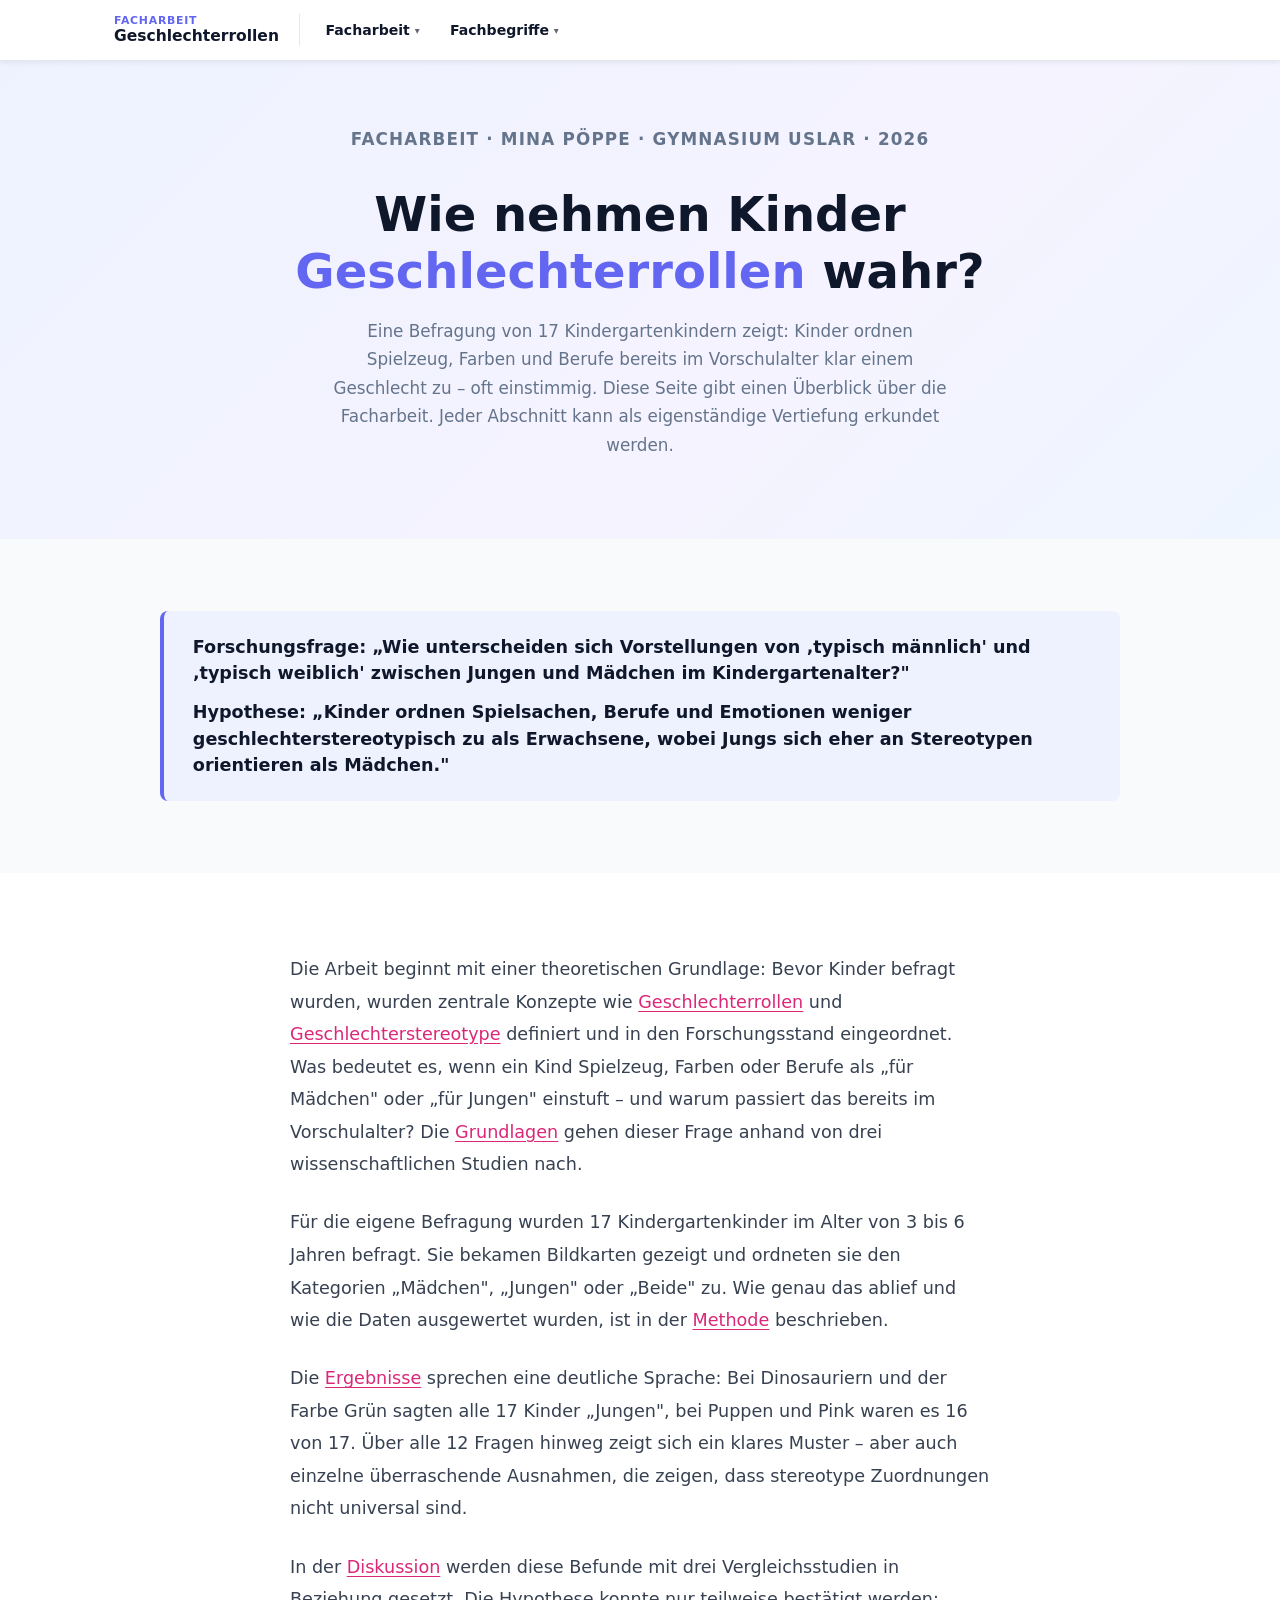
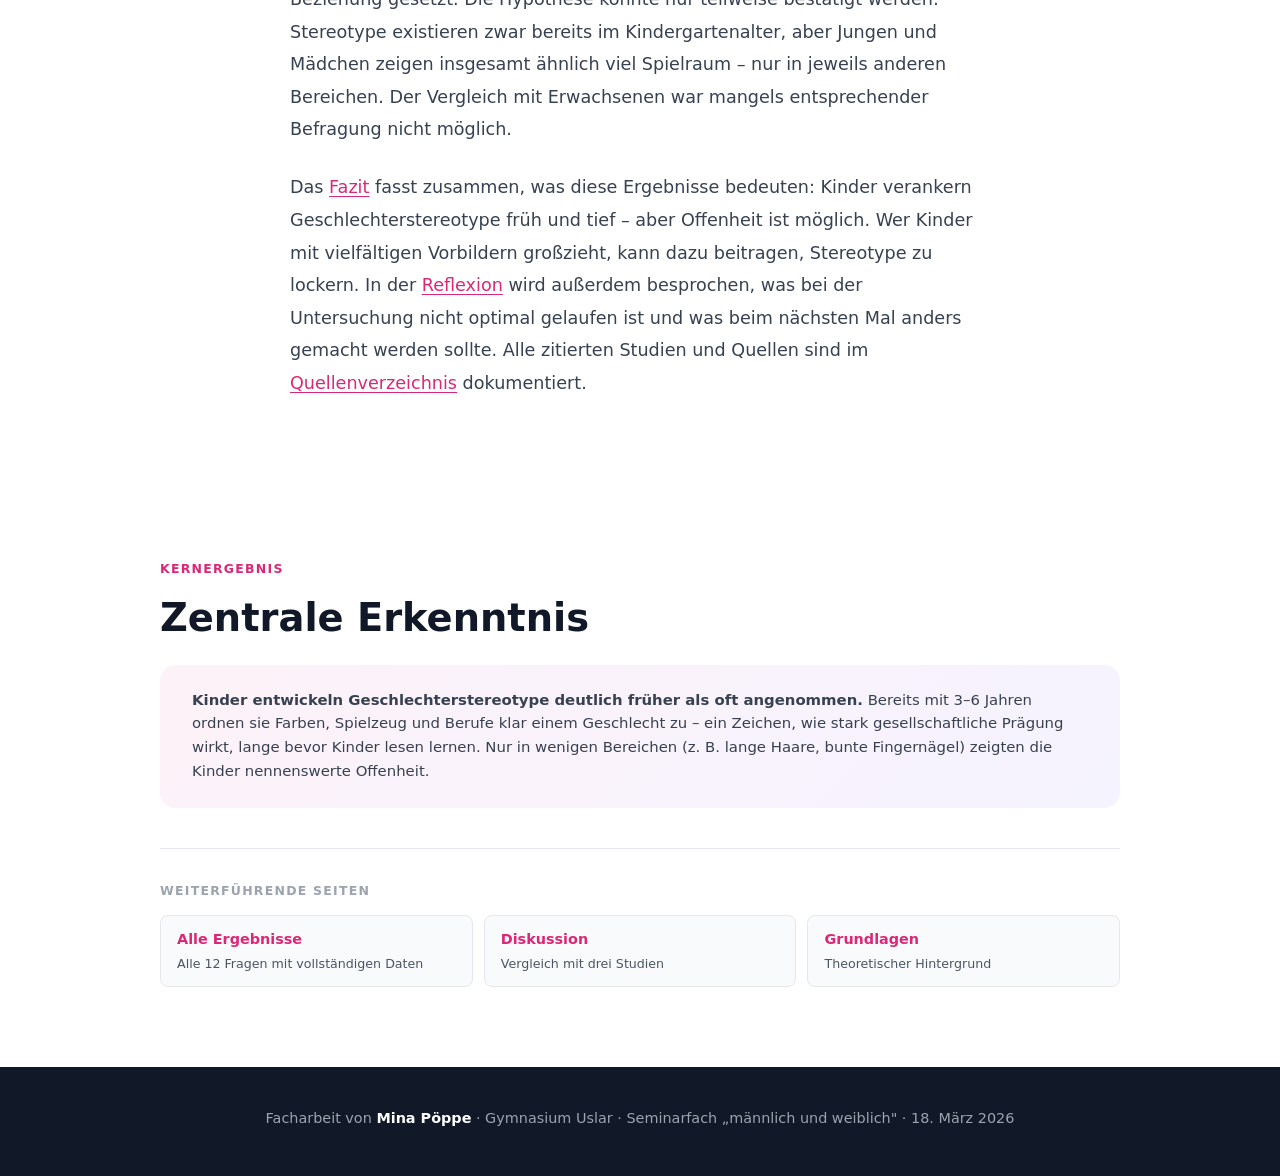
<file: index.html>
<!DOCTYPE html>
<html lang="de">
<head>
  <meta charset="UTF-8" />
  <meta name="viewport" content="width=device-width, initial-scale=1.0" />
  <title>Wie nehmen Kinder Geschlechterrollen wahr? – Facharbeit Mina Pöppe</title>
  <link rel="stylesheet" href="style.css" />
</head>
<body>

  <div class="progress-bar" id="progressBar"></div>

  <nav class="site-nav">
    <div class="nav-inner">
      <a href="index.html" class="nav-logo"><span class="nav-logo-sub">Facharbeit</span><span class="nav-logo-main">Geschlechterrollen</span></a>
      <button class="nav-toggle" id="navToggle" aria-label="Menü">☰</button>
      <div class="nav-menu" id="navMenu">
        <div class="nav-group">
          <button class="nav-group-btn">Facharbeit <span class="nav-caret">▾</span></button>
          <div class="nav-dropdown">
            <a href="index.html" class="nav-link">Übersicht</a>
            <a href="grundlagen.html" class="nav-link">Grundlagen</a>
            <a href="methode.html" class="nav-link">Methode</a>
            <a href="ergebnisse.html" class="nav-link">Ergebnisse</a>
            <a href="diskussion.html" class="nav-link">Diskussion</a>
            <a href="fazit.html" class="nav-link">Fazit</a>
            <a href="reflexion.html" class="nav-link">Reflexion</a>
            <a href="quellen.html" class="nav-link">Quellen</a>
          </div>
        </div>
        <div class="nav-group">
          <button class="nav-group-btn">Fachbegriffe <span class="nav-caret">▾</span></button>
          <div class="nav-dropdown">
            <a href="geschlechterrolle.html" class="nav-link">Geschlechterrolle</a>
            <a href="stereotypen.html" class="nav-link">Stereotyp</a>

          </div>
        </div>
      </div>
    </div>
  </nav>

  <header class="hub-hero">
    <p class="hub-hero-meta">Facharbeit · Mina Pöppe · Gymnasium Uslar · 2026</p>
    <h1>Wie nehmen Kinder<br><span class="accent">Geschlechterrollen</span> wahr?</h1>
    <p>Eine Befragung von 17 Kindergartenkindern zeigt: Kinder ordnen Spielzeug, Farben und Berufe bereits im Vorschulalter klar einem Geschlecht zu – oft einstimmig. Diese Seite gibt einen Überblick über die Facharbeit. Jeder Abschnitt kann als eigenständige Vertiefung erkundet werden.</p>

  </header>

  <main>

    <!-- FORSCHUNGSFRAGE + HYPOTHESE -->
    <section id="hypothese" class="section section-alt" style="padding: 2.5rem 2rem;">
      <div class="container">
        <div class="research-box">
          <p><strong>Forschungsfrage:</strong> „Wie unterscheiden sich Vorstellungen von ‚typisch männlich' und ‚typisch weiblich' zwischen Jungen und Mädchen im Kindergartenalter?"</p>
          <p style="margin-top:0.8rem;"><strong>Hypothese:</strong> „Kinder ordnen Spielsachen, Berufe und Emotionen weniger geschlechterstereotypisch zu als Erwachsene, wobei Jungs sich eher an Stereotypen orientieren als Mädchen."</p>
        </div>
      </div>
    </section>

    <!-- FACHARBEIT PROSA -->
    <section id="kapitel" class="section">
      <div class="container hub-prose">

        <p>Die Arbeit beginnt mit einer theoretischen Grundlage: Bevor Kinder befragt wurden, wurden zentrale Konzepte wie <a href="geschlechterrolle.html" class="inline-link">Geschlechterrollen</a> und <a href="stereotypen.html" class="inline-link">Geschlechterstereotype</a> definiert und in den Forschungsstand eingeordnet. Was bedeutet es, wenn ein Kind Spielzeug, Farben oder Berufe als „für Mädchen" oder „für Jungen" einstuft – und warum passiert das bereits im Vorschulalter? Die <a href="grundlagen.html" class="inline-link">Grundlagen</a> gehen dieser Frage anhand von drei wissenschaftlichen Studien nach.</p>

        <p>Für die eigene Befragung wurden 17 Kindergartenkinder im Alter von 3 bis 6 Jahren befragt. Sie bekamen Bildkarten gezeigt und ordneten sie den Kategorien „Mädchen", „Jungen" oder „Beide" zu. Wie genau das ablief und wie die Daten ausgewertet wurden, ist in der <a href="methode.html" class="inline-link">Methode</a> beschrieben.</p>

        <p>Die <a href="ergebnisse.html" class="inline-link">Ergebnisse</a> sprechen eine deutliche Sprache: Bei Dinosauriern und der Farbe Grün sagten alle 17 Kinder „Jungen", bei Puppen und Pink waren es 16 von 17. Über alle 12 Fragen hinweg zeigt sich ein klares Muster – aber auch einzelne überraschende Ausnahmen, die zeigen, dass stereotype Zuordnungen nicht universal sind.</p>

        <p>In der <a href="diskussion.html" class="inline-link">Diskussion</a> werden diese Befunde mit drei Vergleichsstudien in Beziehung gesetzt. Die Hypothese konnte nur teilweise bestätigt werden: Stereotype existieren zwar bereits im Kindergartenalter, aber Jungen und Mädchen zeigen insgesamt ähnlich viel Spielraum – nur in jeweils anderen Bereichen. Der Vergleich mit Erwachsenen war mangels entsprechender Befragung nicht möglich.</p>

        <p>Das <a href="fazit.html" class="inline-link">Fazit</a> fasst zusammen, was diese Ergebnisse bedeuten: Kinder verankern Geschlechterstereotype früh und tief – aber Offenheit ist möglich. Wer Kinder mit vielfältigen Vorbildern großzieht, kann dazu beitragen, Stereotype zu lockern. In der <a href="reflexion.html" class="inline-link">Reflexion</a> wird außerdem besprochen, was bei der Untersuchung nicht optimal gelaufen ist und was beim nächsten Mal anders gemacht werden sollte. Alle zitierten Studien und Quellen sind im <a href="quellen.html" class="inline-link">Quellenverzeichnis</a> dokumentiert.</p>

      </div>
    </section>

    <!-- KERNERGEBNIS -->
    <section class="section">
      <div class="container">
        <div class="section-label">Kernergebnis</div>
        <h2>Zentrale Erkenntnis</h2>
        <div class="key-finding">
          <div class="kf-text">
            <strong>Kinder entwickeln Geschlechterstereotype deutlich früher als oft angenommen.</strong> Bereits mit 3–6 Jahren ordnen sie Farben, Spielzeug und Berufe klar einem Geschlecht zu – ein Zeichen, wie stark gesellschaftliche Prägung wirkt, lange bevor Kinder lesen lernen. Nur in wenigen Bereichen (z. B. lange Haare, bunte Fingernägel) zeigten die Kinder nennenswerte Offenheit.
          </div>
        </div>
        <div class="related-topics">
          <div class="related-label">Weiterführende Seiten</div>
          <div class="related-links">
            <a href="ergebnisse.html" class="related-link">
              <span class="related-link-title">Alle Ergebnisse</span>
              <span class="related-link-why">Alle 12 Fragen mit vollständigen Daten</span>
            </a>
            <a href="diskussion.html" class="related-link">
              <span class="related-link-title">Diskussion</span>
              <span class="related-link-why">Vergleich mit drei Studien</span>
            </a>
            <a href="grundlagen.html" class="related-link">
              <span class="related-link-title">Grundlagen</span>
              <span class="related-link-why">Theoretischer Hintergrund</span>
            </a>
          </div>
        </div>
      </div>
    </section>

  </main>

  <footer class="footer">
    <div class="container">
      <p>Facharbeit von <strong>Mina Pöppe</strong> · Gymnasium Uslar · Seminarfach „männlich und weiblich" · 18. März 2026</p>

    </div>
  </footer>

  <button class="back-to-top" id="backToTop" aria-label="Nach oben">↑</button>

  <script src="script.js"></script>
</body>
</html>
</file>
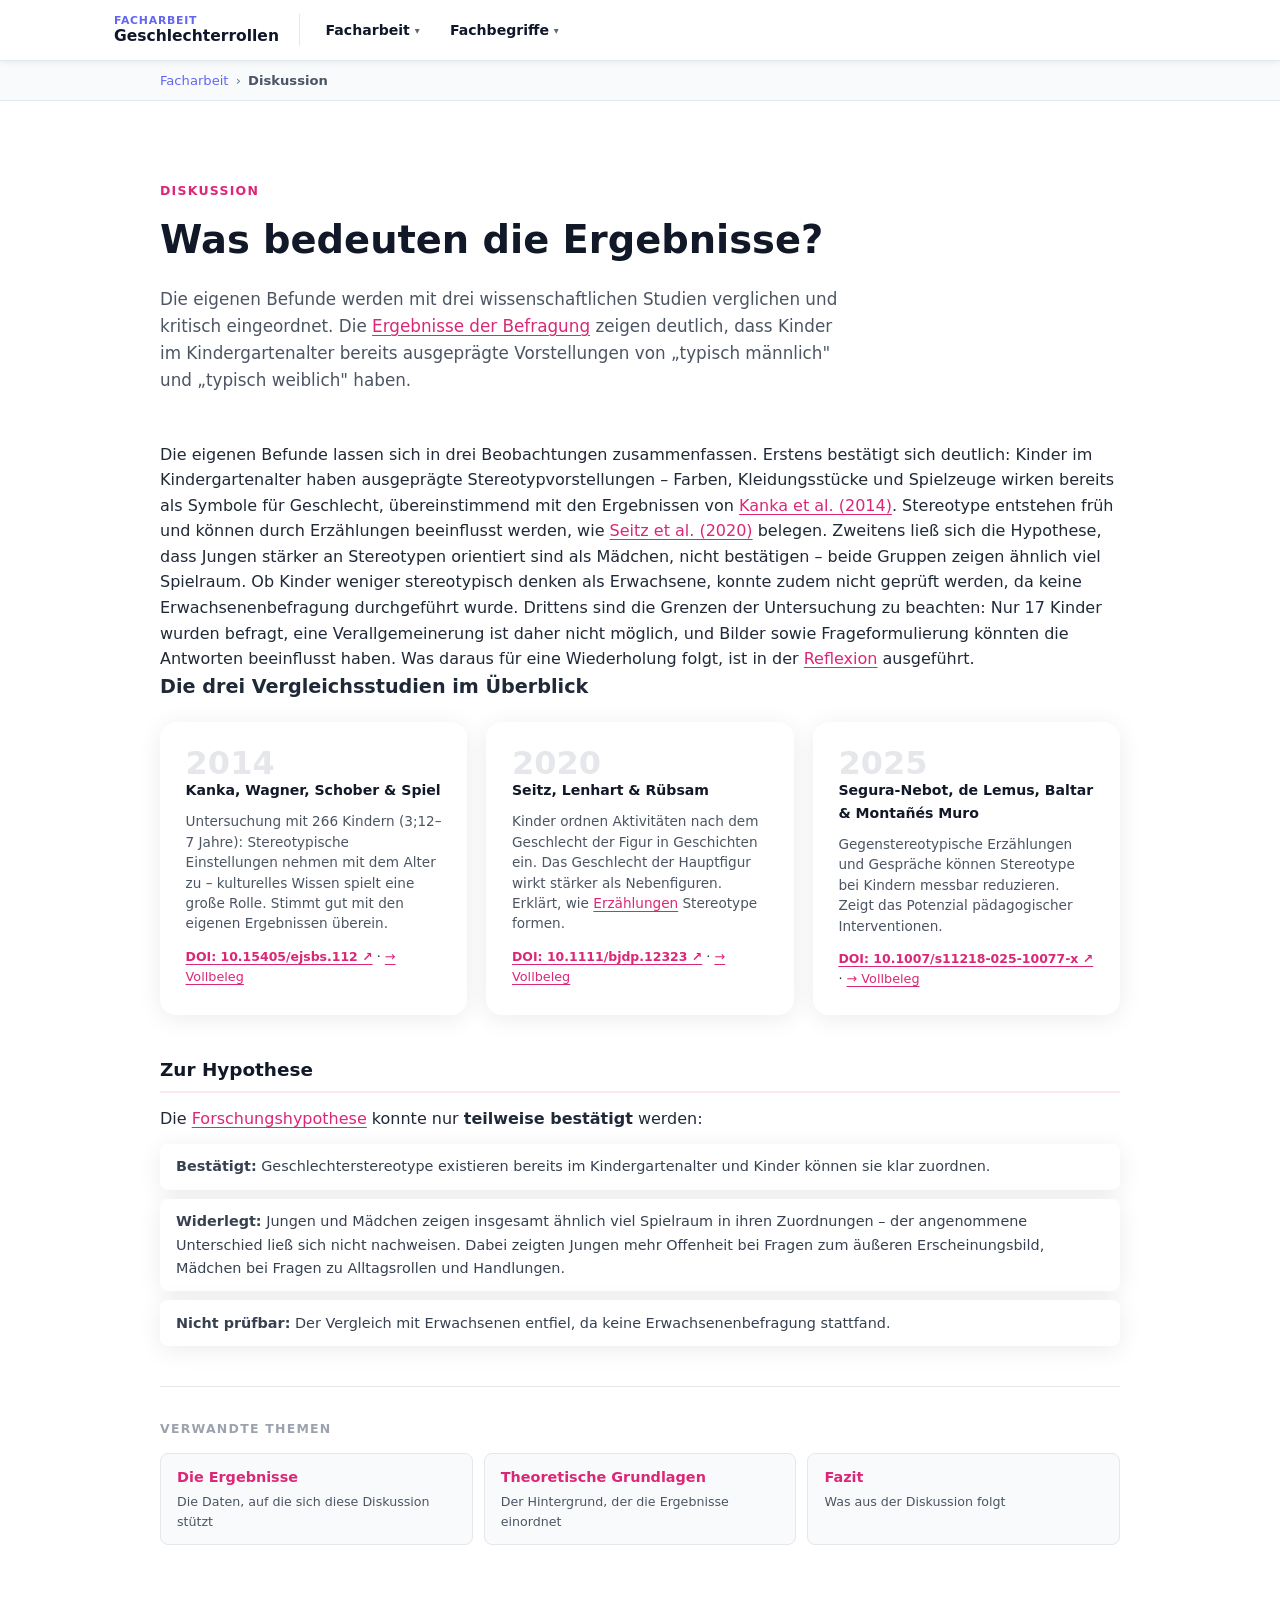
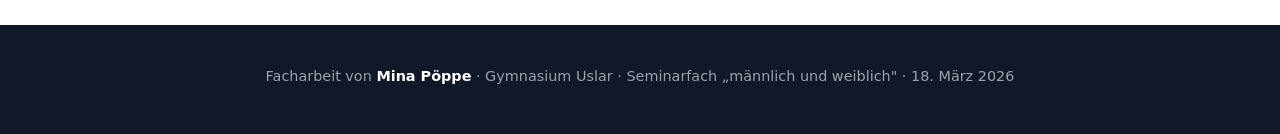
<file: diskussion.html>
<!DOCTYPE html>
<html lang="de">
<head>
  <meta charset="UTF-8" />
  <meta name="viewport" content="width=device-width, initial-scale=1.0" />
  <title>Diskussion – Wie nehmen Kinder Geschlechterrollen wahr?</title>
  <link rel="stylesheet" href="style.css" />
</head>
<body>

  <div class="progress-bar" id="progressBar"></div>

  <nav class="site-nav">
    <div class="nav-inner">
      <a href="index.html" class="nav-logo"><span class="nav-logo-sub">Facharbeit</span><span class="nav-logo-main">Geschlechterrollen</span></a>
      <button class="nav-toggle" id="navToggle" aria-label="Menü">☰</button>
      <div class="nav-menu" id="navMenu">
        <div class="nav-group">
          <button class="nav-group-btn">Facharbeit <span class="nav-caret">▾</span></button>
          <div class="nav-dropdown">
            <a href="index.html" class="nav-link">Übersicht</a>
            <a href="grundlagen.html" class="nav-link">Grundlagen</a>
            <a href="methode.html" class="nav-link">Methode</a>
            <a href="ergebnisse.html" class="nav-link">Ergebnisse</a>
            <a href="diskussion.html" class="nav-link">Diskussion</a>
            <a href="fazit.html" class="nav-link">Fazit</a>
            <a href="reflexion.html" class="nav-link">Reflexion</a>
            <a href="quellen.html" class="nav-link">Quellen</a>
          </div>
        </div>
        <div class="nav-group">
          <button class="nav-group-btn">Fachbegriffe <span class="nav-caret">▾</span></button>
          <div class="nav-dropdown">
            <a href="geschlechterrolle.html" class="nav-link">Geschlechterrolle</a>
            <a href="stereotypen.html" class="nav-link">Stereotyp</a>

          </div>
        </div>
      </div>
    </div>
  </nav>
  <div class="breadcrumb">
    <div class="container">
      <a href="index.html">Facharbeit</a>
      <span>›</span>
      <span class="breadcrumb-current">Diskussion</span>
    </div>
  </div>

  <main>
    <section id="diskussion" class="section">
      <div class="container">

        <div class="section-label">Diskussion</div>
        <h2>Was bedeuten die Ergebnisse?</h2>
        <p class="section-intro">Die eigenen Befunde werden mit drei wissenschaftlichen Studien verglichen und kritisch eingeordnet. Die <a href="ergebnisse.html" class="inline-link">Ergebnisse der Befragung</a> zeigen deutlich, dass Kinder im Kindergartenalter bereits ausgeprägte Vorstellungen von „typisch männlich" und „typisch weiblich" haben.</p>

        <p>Die eigenen Befunde lassen sich in drei Beobachtungen zusammenfassen. Erstens bestätigt sich deutlich: Kinder im Kindergartenalter haben ausgeprägte Stereotypvorstellungen – Farben, Kleidungsstücke und Spielzeuge wirken bereits als Symbole für Geschlecht, übereinstimmend mit den Ergebnissen von <a href="quellen.html#kanka" class="inline-link">Kanka et al. (2014)</a>. Stereotype entstehen früh und können durch Erzählungen beeinflusst werden, wie <a href="quellen.html#seitz" class="inline-link">Seitz et al. (2020)</a> belegen. Zweitens ließ sich die Hypothese, dass Jungen stärker an Stereotypen orientiert sind als Mädchen, nicht bestätigen – beide Gruppen zeigen ähnlich viel Spielraum. Ob Kinder weniger stereotypisch denken als Erwachsene, konnte zudem nicht geprüft werden, da keine Erwachsenenbefragung durchgeführt wurde. Drittens sind die Grenzen der Untersuchung zu beachten: Nur 17 Kinder wurden befragt, eine Verallgemeinerung ist daher nicht möglich, und Bilder sowie Frageformulierung könnten die Antworten beeinflusst haben. Was daraus für eine Wiederholung folgt, ist in der <a href="reflexion.html" class="inline-link">Reflexion</a> ausgeführt.

        <div class="studies-section">
          <h3>Die drei Vergleichsstudien im Überblick</h3>
          <div class="studies-grid">
            <div class="study-card">
              <div class="study-year">2014</div>
              <div class="study-authors">Kanka, Wagner, Schober &amp; Spiel</div>
              <p>Untersuchung mit 266 Kindern (3;12–7 Jahre): Stereotypische Einstellungen nehmen mit dem Alter zu – kulturelles Wissen spielt eine große Rolle. Stimmt gut mit den eigenen Ergebnissen überein.</p>
              <div class="study-tag" style="display:none;"></div>
              <div class="study-doi"><a href="https://doi.org/10.15405/ejsbs.112" target="_blank" rel="noopener" class="inline-link ext-doi">DOI: 10.15405/ejsbs.112 ↗</a> · <a href="quellen.html#kanka" class="inline-link">→ Vollbeleg</a></div>
            </div>
            <div class="study-card">
              <div class="study-year">2020</div>
              <div class="study-authors">Seitz, Lenhart &amp; Rübsam</div>
              <p>Kinder ordnen Aktivitäten nach dem Geschlecht der Figur in Geschichten ein. Das Geschlecht der Hauptfigur wirkt stärker als Nebenfiguren. Erklärt, wie <a href="grundlagen.html#geschichten" class="inline-link">Erzählungen</a> Stereotype formen.</p>
              <div class="study-tag" style="display:none;"></div>
              <div class="study-doi"><a href="https://doi.org/10.1111/bjdp.12323" target="_blank" rel="noopener" class="inline-link ext-doi">DOI: 10.1111/bjdp.12323 ↗</a> · <a href="quellen.html#seitz" class="inline-link">→ Vollbeleg</a></div>
            </div>
            <div class="study-card">
              <div class="study-year">2025</div>
              <div class="study-authors">Segura-Nebot, de Lemus, Baltar &amp; Montañés Muro</div>
              <p>Gegenstereotypische Erzählungen und Gespräche können Stereotype bei Kindern messbar reduzieren. Zeigt das Potenzial pädagogischer Interventionen.</p>
              <div class="study-tag" style="display:none;"></div>
              <div class="study-doi"><a href="https://doi.org/10.1007/s11218-025-10077-x" target="_blank" rel="noopener" class="inline-link ext-doi">DOI: 10.1007/s11218-025-10077-x ↗</a> · <a href="quellen.html#segura" class="inline-link">→ Vollbeleg</a></div>
            </div>
          </div>
        </div>

        <div class="content-block" style="margin-top:2.5rem;">
          <h3 class="content-h3">Zur Hypothese</h3>
          <p>Die <a href="index.html#hypothese" class="inline-link">Forschungshypothese</a> konnte nur <strong>teilweise bestätigt</strong> werden:</p>
          <ul class="disc-list">
            <li><strong>Bestätigt:</strong> Geschlechterstereotype existieren bereits im Kindergartenalter und Kinder können sie klar zuordnen.</li>
            <li><strong>Widerlegt:</strong> Jungen und Mädchen zeigen insgesamt ähnlich viel Spielraum in ihren Zuordnungen – der angenommene Unterschied ließ sich nicht nachweisen. Dabei zeigten Jungen mehr Offenheit bei Fragen zum äußeren Erscheinungsbild, Mädchen bei Fragen zu Alltagsrollen und Handlungen.</li>
            <li><strong>Nicht prüfbar:</strong> Der Vergleich mit Erwachsenen entfiel, da keine Erwachsenenbefragung stattfand.</li>
          </ul>
        </div>

        <div class="related-topics">
          <p class="related-label">Verwandte Themen</p>
          <div class="related-links">
            <a href="ergebnisse.html" class="related-link">
              <span class="related-link-title">Die Ergebnisse</span>
              <span class="related-link-why">Die Daten, auf die sich diese Diskussion stützt</span>
            </a>
            <a href="grundlagen.html" class="related-link">
              <span class="related-link-title">Theoretische Grundlagen</span>
              <span class="related-link-why">Der Hintergrund, der die Ergebnisse einordnet</span>
            </a>
            <a href="fazit.html" class="related-link">
              <span class="related-link-title">Fazit</span>
              <span class="related-link-why">Was aus der Diskussion folgt</span>
            </a>
          </div>
        </div>

        </div>
      </div>
    </section>
  </main>

  <footer class="footer">
    <div class="container">
      <p>Facharbeit von <strong>Mina Pöppe</strong> · Gymnasium Uslar · Seminarfach „männlich und weiblich" · 18. März 2026</p>

    </div>
  </footer>

  <button class="back-to-top" id="backToTop" aria-label="Nach oben">↑</button>
  <script src="script.js"></script>
</body>
</html>
</file>
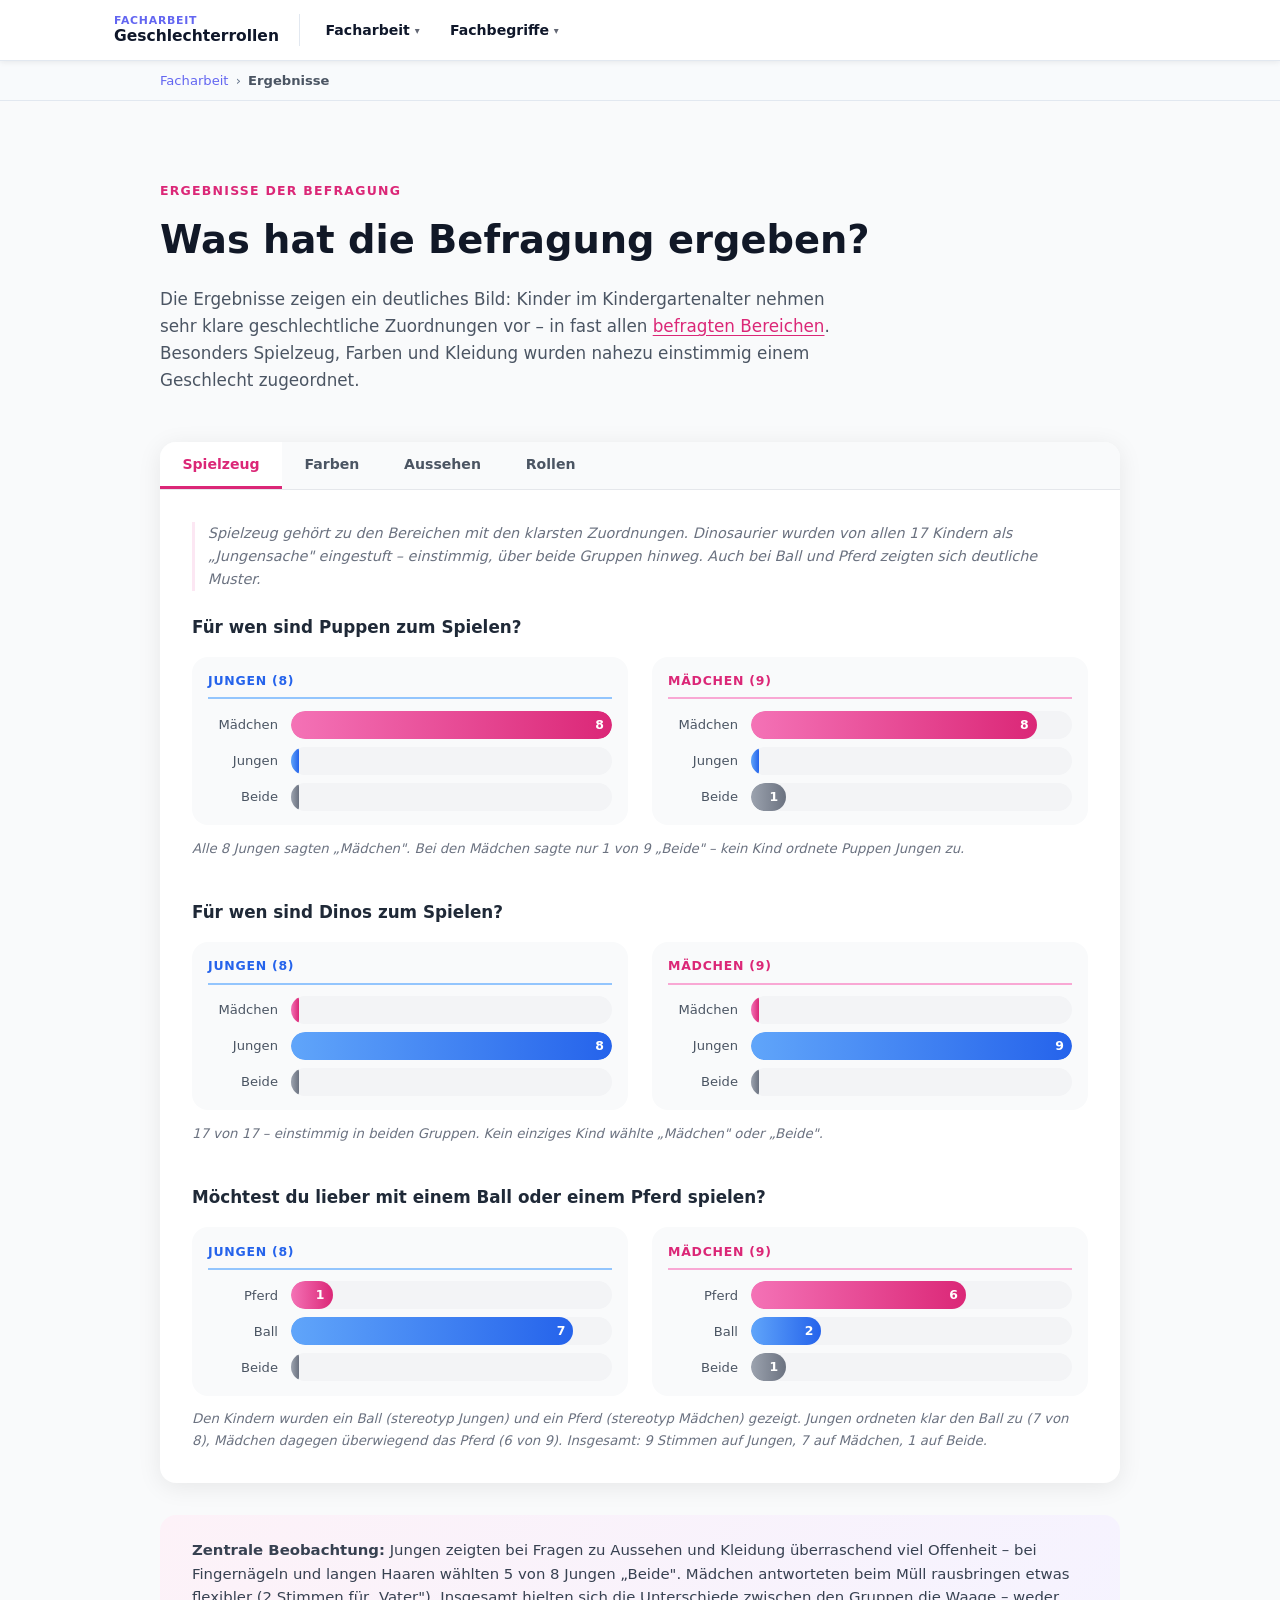
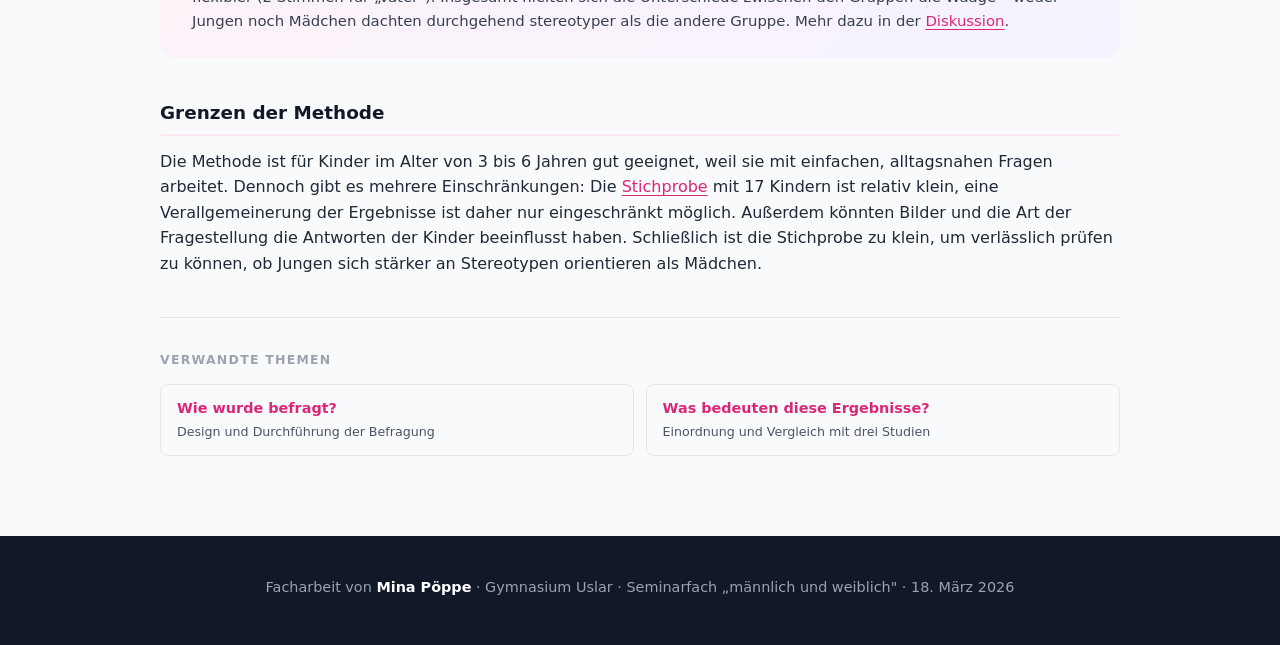
<file: ergebnisse.html>
<!DOCTYPE html>
<html lang="de">
<head>
  <meta charset="UTF-8" />
  <meta name="viewport" content="width=device-width, initial-scale=1.0" />
  <title>Ergebnisse – Wie nehmen Kinder Geschlechterrollen wahr?</title>
  <link rel="stylesheet" href="style.css" />
</head>
<body>

  <div class="progress-bar" id="progressBar"></div>

  <nav class="site-nav">
    <div class="nav-inner">
      <a href="index.html" class="nav-logo"><span class="nav-logo-sub">Facharbeit</span><span class="nav-logo-main">Geschlechterrollen</span></a>
      <button class="nav-toggle" id="navToggle" aria-label="Menü">☰</button>
      <div class="nav-menu" id="navMenu">
        <div class="nav-group">
          <button class="nav-group-btn">Facharbeit <span class="nav-caret">▾</span></button>
          <div class="nav-dropdown">
            <a href="index.html" class="nav-link">Übersicht</a>
            <a href="grundlagen.html" class="nav-link">Grundlagen</a>
            <a href="methode.html" class="nav-link">Methode</a>
            <a href="ergebnisse.html" class="nav-link">Ergebnisse</a>
            <a href="diskussion.html" class="nav-link">Diskussion</a>
            <a href="fazit.html" class="nav-link">Fazit</a>
            <a href="reflexion.html" class="nav-link">Reflexion</a>
            <a href="quellen.html" class="nav-link">Quellen</a>
          </div>
        </div>
        <div class="nav-group">
          <button class="nav-group-btn">Fachbegriffe <span class="nav-caret">▾</span></button>
          <div class="nav-dropdown">
            <a href="geschlechterrolle.html" class="nav-link">Geschlechterrolle</a>
            <a href="stereotypen.html" class="nav-link">Stereotyp</a>

          </div>
        </div>
      </div>
    </div>
  </nav>
  <div class="breadcrumb">
    <div class="container">
      <a href="index.html">Facharbeit</a>
      <span>›</span>
      <span class="breadcrumb-current">Ergebnisse</span>
    </div>
  </div>

  <main>
    <section id="ergebnisse" class="section section-alt">
      <div class="container">

        <div class="section-label">Ergebnisse der Befragung</div>
        <h2>Was hat die Befragung ergeben?</h2>
        <p class="section-intro">Die Ergebnisse zeigen ein deutliches Bild: Kinder im Kindergartenalter nehmen sehr klare geschlechtliche Zuordnungen vor – in fast allen <a href="methode.html#design" class="inline-link">befragten Bereichen</a>. Besonders Spielzeug, Farben und Kleidung wurden nahezu einstimmig einem Geschlecht zugeordnet.</p>

        <div class="results-tabs" id="results-tabs">
          <div class="rtab-buttons">
            <button class="rtab-btn active" data-rtab="spielzeug">Spielzeug</button>
            <button class="rtab-btn" data-rtab="farben">Farben</button>
            <button class="rtab-btn" data-rtab="aussehen">Aussehen</button>
            <button class="rtab-btn" data-rtab="rollen">Rollen</button>
          </div>

          <div class="rtab-content active" id="rtab-spielzeug">
            <p class="rtab-intro">Spielzeug gehört zu den Bereichen mit den klarsten Zuordnungen. Dinosaurier wurden von <em>allen</em> 17 Kindern als „Jungensache" eingestuft – einstimmig, über beide Gruppen hinweg. Auch bei Ball und Pferd zeigten sich deutliche Muster.</p>
            <div class="result-grid">
              <div class="result-item">
                <h4>Für wen sind Puppen zum Spielen?</h4>
                <div class="split-chart">
                  <div class="split-chart-half">
                    <span class="split-group-label">Jungen (8)</span>
                    <div class="bar-chart">
                      <div class="bar-row"><span class="bar-label">Mädchen</span><div class="bar-track"><div class="bar-fill bar-girl" style="width: 100%"><span>8</span></div></div></div>
                      <div class="bar-row"><span class="bar-label">Jungen</span><div class="bar-track"><div class="bar-fill bar-boy" style="width: 0%"></div></div></div>
                      <div class="bar-row"><span class="bar-label">Beide</span><div class="bar-track"><div class="bar-fill bar-both" style="width: 0%"></div></div></div>
                    </div>
                  </div>
                  <div class="split-chart-half">
                    <span class="split-group-label">Mädchen (9)</span>
                    <div class="bar-chart">
                      <div class="bar-row"><span class="bar-label">Mädchen</span><div class="bar-track"><div class="bar-fill bar-girl" style="width: 89%"><span>8</span></div></div></div>
                      <div class="bar-row"><span class="bar-label">Jungen</span><div class="bar-track"><div class="bar-fill bar-boy" style="width: 0%"></div></div></div>
                      <div class="bar-row"><span class="bar-label">Beide</span><div class="bar-track"><div class="bar-fill bar-both" style="width: 11%"><span>1</span></div></div></div>
                    </div>
                  </div>
                </div>
                <p class="result-note">Alle 8 Jungen sagten „Mädchen". Bei den Mädchen sagte nur 1 von 9 „Beide" – kein Kind ordnete Puppen Jungen zu.</p>
              </div>
              <div class="result-item">
                <h4>Für wen sind Dinos zum Spielen?</h4>
                <div class="split-chart">
                  <div class="split-chart-half">
                    <span class="split-group-label">Jungen (8)</span>
                    <div class="bar-chart">
                      <div class="bar-row"><span class="bar-label">Mädchen</span><div class="bar-track"><div class="bar-fill bar-girl" style="width: 0%"></div></div></div>
                      <div class="bar-row"><span class="bar-label">Jungen</span><div class="bar-track"><div class="bar-fill bar-boy" style="width: 100%"><span>8</span></div></div></div>
                      <div class="bar-row"><span class="bar-label">Beide</span><div class="bar-track"><div class="bar-fill bar-both" style="width: 0%"></div></div></div>
                    </div>
                  </div>
                  <div class="split-chart-half">
                    <span class="split-group-label">Mädchen (9)</span>
                    <div class="bar-chart">
                      <div class="bar-row"><span class="bar-label">Mädchen</span><div class="bar-track"><div class="bar-fill bar-girl" style="width: 0%"></div></div></div>
                      <div class="bar-row"><span class="bar-label">Jungen</span><div class="bar-track"><div class="bar-fill bar-boy" style="width: 100%"><span>9</span></div></div></div>
                      <div class="bar-row"><span class="bar-label">Beide</span><div class="bar-track"><div class="bar-fill bar-both" style="width: 0%"></div></div></div>
                    </div>
                  </div>
                </div>
                <p class="result-note">17 von 17 – einstimmig in beiden Gruppen. Kein einziges Kind wählte „Mädchen" oder „Beide".</p>
              </div>
              <div class="result-item">
                <h4>Möchtest du lieber mit einem Ball oder einem Pferd spielen?</h4>
                <div class="split-chart">
                  <div class="split-chart-half">
                    <span class="split-group-label">Jungen (8)</span>
                    <div class="bar-chart">
                      <div class="bar-row"><span class="bar-label">Pferd</span><div class="bar-track"><div class="bar-fill bar-girl" style="width: 13%"><span>1</span></div></div></div>
                      <div class="bar-row"><span class="bar-label">Ball</span><div class="bar-track"><div class="bar-fill bar-boy" style="width: 88%"><span>7</span></div></div></div>
                      <div class="bar-row"><span class="bar-label">Beide</span><div class="bar-track"><div class="bar-fill bar-both" style="width: 0%"></div></div></div>
                    </div>
                  </div>
                  <div class="split-chart-half">
                    <span class="split-group-label">Mädchen (9)</span>
                    <div class="bar-chart">
                      <div class="bar-row"><span class="bar-label">Pferd</span><div class="bar-track"><div class="bar-fill bar-girl" style="width: 67%"><span>6</span></div></div></div>
                      <div class="bar-row"><span class="bar-label">Ball</span><div class="bar-track"><div class="bar-fill bar-boy" style="width: 22%"><span>2</span></div></div></div>
                      <div class="bar-row"><span class="bar-label">Beide</span><div class="bar-track"><div class="bar-fill bar-both" style="width: 11%"><span>1</span></div></div></div>
                    </div>
                  </div>
                </div>
                <p class="result-note">Den Kindern wurden ein Ball (stereotyp Jungen) und ein Pferd (stereotyp Mädchen) gezeigt. Jungen ordneten klar den Ball zu (7 von 8), Mädchen dagegen überwiegend das Pferd (6 von 9). Insgesamt: 9 Stimmen auf Jungen, 7 auf Mädchen, 1 auf Beide.</p>
              </div>
            </div>
          </div>

          <div class="rtab-content" id="rtab-farben">
            <p class="rtab-intro">Farben zeigen die stärksten Muster. Pink und Grün werden nahezu einstimmig einem Geschlecht zugeordnet. Auffällig: Während alle 9 Mädchen Pink als „Mädchensache" sahen, ließ 1 Junge es offen.</p>
            <div class="result-grid">
              <div class="result-item">
                <h4>Für wen ist die Farbe Pink?</h4>
                <div class="split-chart">
                  <div class="split-chart-half">
                    <span class="split-group-label">Jungen (8)</span>
                    <div class="bar-chart">
                      <div class="bar-row"><span class="bar-label">Mädchen</span><div class="bar-track"><div class="bar-fill bar-girl" style="width: 88%"><span>7</span></div></div></div>
                      <div class="bar-row"><span class="bar-label">Jungen</span><div class="bar-track"><div class="bar-fill bar-boy" style="width: 0%"></div></div></div>
                      <div class="bar-row"><span class="bar-label">Beide</span><div class="bar-track"><div class="bar-fill bar-both" style="width: 13%"><span>1</span></div></div></div>
                    </div>
                  </div>
                  <div class="split-chart-half">
                    <span class="split-group-label">Mädchen (9)</span>
                    <div class="bar-chart">
                      <div class="bar-row"><span class="bar-label">Mädchen</span><div class="bar-track"><div class="bar-fill bar-girl" style="width: 100%"><span>9</span></div></div></div>
                      <div class="bar-row"><span class="bar-label">Jungen</span><div class="bar-track"><div class="bar-fill bar-boy" style="width: 0%"></div></div></div>
                      <div class="bar-row"><span class="bar-label">Beide</span><div class="bar-track"><div class="bar-fill bar-both" style="width: 0%"></div></div></div>
                    </div>
                  </div>
                </div>
                <p class="result-note">Alle 9 Mädchen sagten „Mädchen". Der einzige Ausreißer war 1 Junge, der „Beide" wählte.</p>
              </div>
              <div class="result-item">
                <h4>Für wen ist die Farbe Grün?</h4>
                <div class="split-chart">
                  <div class="split-chart-half">
                    <span class="split-group-label">Jungen (8)</span>
                    <div class="bar-chart">
                      <div class="bar-row"><span class="bar-label">Mädchen</span><div class="bar-track"><div class="bar-fill bar-girl" style="width: 0%"></div></div></div>
                      <div class="bar-row"><span class="bar-label">Jungen</span><div class="bar-track"><div class="bar-fill bar-boy" style="width: 100%"><span>8</span></div></div></div>
                      <div class="bar-row"><span class="bar-label">Beide</span><div class="bar-track"><div class="bar-fill bar-both" style="width: 0%"></div></div></div>
                    </div>
                  </div>
                  <div class="split-chart-half">
                    <span class="split-group-label">Mädchen (9)</span>
                    <div class="bar-chart">
                      <div class="bar-row"><span class="bar-label">Mädchen</span><div class="bar-track"><div class="bar-fill bar-girl" style="width: 0%"></div></div></div>
                      <div class="bar-row"><span class="bar-label">Jungen</span><div class="bar-track"><div class="bar-fill bar-boy" style="width: 100%"><span>9</span></div></div></div>
                      <div class="bar-row"><span class="bar-label">Beide</span><div class="bar-track"><div class="bar-fill bar-both" style="width: 0%"></div></div></div>
                    </div>
                  </div>
                </div>
                <p class="result-note">Einstimmig in beiden Gruppen – Grün gilt als Jungensache, ohne jede Ausnahme.</p>
              </div>
            </div>
          </div>

          <div class="rtab-content" id="rtab-aussehen">
            <p class="rtab-intro">Im Bereich Aussehen zeigen sich interessante Unterschiede zwischen Jungen und Mädchen. Bei Fingernägeln und Haaren waren die Jungen überraschend offen – sie sagten deutlich häufiger „Beide" als die Mädchen.</p>
            <div class="result-grid">
              <div class="result-item">
                <h4>Wer darf bunte Fingernägel haben?</h4>
                <div class="split-chart">
                  <div class="split-chart-half">
                    <span class="split-group-label">Jungen (8)</span>
                    <div class="bar-chart">
                      <div class="bar-row"><span class="bar-label">Mädchen</span><div class="bar-track"><div class="bar-fill bar-girl" style="width: 38%"><span>3</span></div></div></div>
                      <div class="bar-row"><span class="bar-label">Jungen</span><div class="bar-track"><div class="bar-fill bar-boy" style="width: 0%"></div></div></div>
                      <div class="bar-row"><span class="bar-label">Beide</span><div class="bar-track"><div class="bar-fill bar-both" style="width: 63%"><span>5</span></div></div></div>
                    </div>
                  </div>
                  <div class="split-chart-half">
                    <span class="split-group-label">Mädchen (9)</span>
                    <div class="bar-chart">
                      <div class="bar-row"><span class="bar-label">Mädchen</span><div class="bar-track"><div class="bar-fill bar-girl" style="width: 67%"><span>6</span></div></div></div>
                      <div class="bar-row"><span class="bar-label">Jungen</span><div class="bar-track"><div class="bar-fill bar-boy" style="width: 0%"></div></div></div>
                      <div class="bar-row"><span class="bar-label">Beide</span><div class="bar-track"><div class="bar-fill bar-both" style="width: 33%"><span>3</span></div></div></div>
                    </div>
                  </div>
                </div>
                <p class="result-note">Auffälliger Unterschied: 5 von 8 Jungen sagten „Beide", aber nur 3 von 9 Mädchen. Hier dachten die Mädchen stereotyper als die Jungen.</p>
              </div>
              <div class="result-item">
                <h4>Wer darf lange Haare haben?</h4>
                <div class="split-chart">
                  <div class="split-chart-half">
                    <span class="split-group-label">Jungen (8)</span>
                    <div class="bar-chart">
                      <div class="bar-row"><span class="bar-label">Mädchen</span><div class="bar-track"><div class="bar-fill bar-girl" style="width: 38%"><span>3</span></div></div></div>
                      <div class="bar-row"><span class="bar-label">Jungen</span><div class="bar-track"><div class="bar-fill bar-boy" style="width: 0%"></div></div></div>
                      <div class="bar-row"><span class="bar-label">Beide</span><div class="bar-track"><div class="bar-fill bar-both" style="width: 63%"><span>5</span></div></div></div>
                    </div>
                  </div>
                  <div class="split-chart-half">
                    <span class="split-group-label">Mädchen (9)</span>
                    <div class="bar-chart">
                      <div class="bar-row"><span class="bar-label">Mädchen</span><div class="bar-track"><div class="bar-fill bar-girl" style="width: 56%"><span>5</span></div></div></div>
                      <div class="bar-row"><span class="bar-label">Jungen</span><div class="bar-track"><div class="bar-fill bar-boy" style="width: 0%"></div></div></div>
                      <div class="bar-row"><span class="bar-label">Beide</span><div class="bar-track"><div class="bar-fill bar-both" style="width: 44%"><span>4</span></div></div></div>
                    </div>
                  </div>
                </div>
                <p class="result-note">Wieder offener bei Jungen (5/8 „Beide") als bei Mädchen (4/9 „Beide"). Beide Gruppen ordnen Haarlänge weniger streng zu als Kleidung.</p>
              </div>
              <div class="result-item">
                <h4>Wer darf Kleider tragen?</h4>
                <div class="split-chart">
                  <div class="split-chart-half">
                    <span class="split-group-label">Jungen (8)</span>
                    <div class="bar-chart">
                      <div class="bar-row"><span class="bar-label">Mädchen</span><div class="bar-track"><div class="bar-fill bar-girl" style="width: 88%"><span>7</span></div></div></div>
                      <div class="bar-row"><span class="bar-label">Jungen</span><div class="bar-track"><div class="bar-fill bar-boy" style="width: 0%"></div></div></div>
                      <div class="bar-row"><span class="bar-label">Beide</span><div class="bar-track"><div class="bar-fill bar-both" style="width: 13%"><span>1</span></div></div></div>
                    </div>
                  </div>
                  <div class="split-chart-half">
                    <span class="split-group-label">Mädchen (9)</span>
                    <div class="bar-chart">
                      <div class="bar-row"><span class="bar-label">Mädchen</span><div class="bar-track"><div class="bar-fill bar-girl" style="width: 89%"><span>8</span></div></div></div>
                      <div class="bar-row"><span class="bar-label">Jungen</span><div class="bar-track"><div class="bar-fill bar-boy" style="width: 0%"></div></div></div>
                      <div class="bar-row"><span class="bar-label">Beide</span><div class="bar-track"><div class="bar-fill bar-both" style="width: 11%"><span>1</span></div></div></div>
                    </div>
                  </div>
                </div>
                <p class="result-note">Beide Gruppen sind sich einig: Kleider gehören zu Mädchen – je 1 Kind je Gruppe sagte „Beide".</p>
              </div>
              <div class="result-item">
                <h4>Wer darf solche Schuhe tragen? (Bild 5 – schwarze Stiefel mit Absatz)</h4>
                <div class="split-chart">
                  <div class="split-chart-half">
                    <span class="split-group-label">Jungen (8)</span>
                    <div class="bar-chart">
                      <div class="bar-row"><span class="bar-label">Mädchen</span><div class="bar-track"><div class="bar-fill bar-girl" style="width: 75%"><span>6</span></div></div></div>
                      <div class="bar-row"><span class="bar-label">Jungen</span><div class="bar-track"><div class="bar-fill bar-boy" style="width: 0%"></div></div></div>
                      <div class="bar-row"><span class="bar-label">Beide</span><div class="bar-track"><div class="bar-fill bar-both" style="width: 25%"><span>2</span></div></div></div>
                    </div>
                  </div>
                  <div class="split-chart-half">
                    <span class="split-group-label">Mädchen (9)</span>
                    <div class="bar-chart">
                      <div class="bar-row"><span class="bar-label">Mädchen</span><div class="bar-track"><div class="bar-fill bar-girl" style="width: 100%"><span>9</span></div></div></div>
                      <div class="bar-row"><span class="bar-label">Jungen</span><div class="bar-track"><div class="bar-fill bar-boy" style="width: 0%"></div></div></div>
                      <div class="bar-row"><span class="bar-label">Beide</span><div class="bar-track"><div class="bar-fill bar-both" style="width: 0%"></div></div></div>
                    </div>
                  </div>
                </div>
                <p class="result-note">Kein einziges Mädchen sagte „Beide" – alle 9 ordneten die Stiefel Mädchen zu. Die 2 „Beide"-Stimmen kamen aus der Jungengruppe.</p>
              </div>
              <div class="result-item">
                <h4>Wer darf sich schminken? (Bild 4)</h4>
                <div class="split-chart">
                  <div class="split-chart-half">
                    <span class="split-group-label">Jungen (8)</span>
                    <div class="bar-chart">
                      <div class="bar-row"><span class="bar-label">Mädchen</span><div class="bar-track"><div class="bar-fill bar-girl" style="width: 88%"><span>7</span></div></div></div>
                      <div class="bar-row"><span class="bar-label">Jungen</span><div class="bar-track"><div class="bar-fill bar-boy" style="width: 0%"></div></div></div>
                      <div class="bar-row"><span class="bar-label">Beide</span><div class="bar-track"><div class="bar-fill bar-both" style="width: 13%"><span>1</span></div></div></div>
                    </div>
                  </div>
                  <div class="split-chart-half">
                    <span class="split-group-label">Mädchen (9)</span>
                    <div class="bar-chart">
                      <div class="bar-row"><span class="bar-label">Mädchen</span><div class="bar-track"><div class="bar-fill bar-girl" style="width: 89%"><span>8</span></div></div></div>
                      <div class="bar-row"><span class="bar-label">Jungen</span><div class="bar-track"><div class="bar-fill bar-boy" style="width: 0%"></div></div></div>
                      <div class="bar-row"><span class="bar-label">Beide</span><div class="bar-track"><div class="bar-fill bar-both" style="width: 11%"><span>1</span></div></div></div>
                    </div>
                  </div>
                </div>
                <p class="result-note">Fast identische Antworten in beiden Gruppen: Schminken gilt als Mädchensache – je 1 Kind sagte „Beide".</p>
              </div>
            </div>
          </div>

          <div class="rtab-content" id="rtab-rollen">
            <p class="rtab-intro">Bei gesellschaftlichen Rollen differenzieren die Kinder stärker. Beim Müll rausbringen zeigen Jungen und Mädchen unterschiedliche Antwortmuster. Beim Friseurberuf waren beide Gruppen ähnlich eindeutig.</p>
            <div class="result-grid">
              <div class="result-item">
                <h4>Wer bringt den Müll raus? (Bild 1)</h4>
                <div class="split-chart">
                  <div class="split-chart-half">
                    <span class="split-group-label">Jungen (8)</span>
                    <div class="bar-chart">
                      <div class="bar-row"><span class="bar-label">Mädchen</span><div class="bar-track"><div class="bar-fill bar-girl" style="width: 50%"><span>4</span></div></div></div>
                      <div class="bar-row"><span class="bar-label">Jungen</span><div class="bar-track"><div class="bar-fill bar-boy" style="width: 0%"></div></div></div>
                      <div class="bar-row"><span class="bar-label">Beide</span><div class="bar-track"><div class="bar-fill bar-both" style="width: 50%"><span>4</span></div></div></div>
                    </div>
                  </div>
                  <div class="split-chart-half">
                    <span class="split-group-label">Mädchen (9)</span>
                    <div class="bar-chart">
                      <div class="bar-row"><span class="bar-label">Mädchen</span><div class="bar-track"><div class="bar-fill bar-girl" style="width: 33%"><span>3</span></div></div></div>
                      <div class="bar-row"><span class="bar-label">Jungen</span><div class="bar-track"><div class="bar-fill bar-boy" style="width: 22%"><span>2</span></div></div></div>
                      <div class="bar-row"><span class="bar-label">Beide</span><div class="bar-track"><div class="bar-fill bar-both" style="width: 44%"><span>4</span></div></div></div>
                    </div>
                  </div>
                </div>
                <p class="result-note">Interessant: Kein einziger Junge ordnete das Müll rausbringen dem Vater zu – die 2 Stimmen für „Jungen/Vater" kamen ausschließlich von Mädchen.</p>
              </div>
              <div class="result-item">
                <h4>Wer arbeitet als Friseur? (Bild 2)</h4>
                <div class="split-chart">
                  <div class="split-chart-half">
                    <span class="split-group-label">Jungen (8)</span>
                    <div class="bar-chart">
                      <div class="bar-row"><span class="bar-label">Mädchen</span><div class="bar-track"><div class="bar-fill bar-girl" style="width: 75%"><span>6</span></div></div></div>
                      <div class="bar-row"><span class="bar-label">Jungen</span><div class="bar-track"><div class="bar-fill bar-boy" style="width: 0%"></div></div></div>
                      <div class="bar-row"><span class="bar-label">Beide</span><div class="bar-track"><div class="bar-fill bar-both" style="width: 25%"><span>2</span></div></div></div>
                    </div>
                  </div>
                  <div class="split-chart-half">
                    <span class="split-group-label">Mädchen (9)</span>
                    <div class="bar-chart">
                      <div class="bar-row"><span class="bar-label">Mädchen</span><div class="bar-track"><div class="bar-fill bar-girl" style="width: 89%"><span>8</span></div></div></div>
                      <div class="bar-row"><span class="bar-label">Jungen</span><div class="bar-track"><div class="bar-fill bar-boy" style="width: 11%"><span>1</span></div></div></div>
                      <div class="bar-row"><span class="bar-label">Beide</span><div class="bar-track"><div class="bar-fill bar-both" style="width: 0%"></div></div></div>
                    </div>
                  </div>
                </div>
                <p class="result-note">Beide Gruppen sehen den Friseurberuf überwiegend als weiblich. Nur 1 Mädchen sagte „Jungen", 2 Jungen sagten „Beide".</p>
              </div>
            </div>
          </div>
        </div>

          <div class="key-finding">
          <div class="kf-text">
            <strong>Zentrale Beobachtung:</strong> Jungen zeigten bei Fragen zu Aussehen und Kleidung überraschend viel Offenheit – bei Fingernägeln und langen Haaren wählten 5 von 8 Jungen „Beide". Mädchen antworteten beim Müll rausbringen etwas flexibler (2 Stimmen für „Vater"). Insgesamt hielten sich die Unterschiede zwischen den Gruppen die Waage – weder Jungen noch Mädchen dachten durchgehend stereotyper als die andere Gruppe. Mehr dazu in der <a href="diskussion.html" class="inline-link">Diskussion</a>.
          </div>
        </div>

        <div id="grenzen" class="content-block" style="margin-top:2.5rem;">
          <h3 class="content-h3">Grenzen der Methode</h3>
          <p>Die Methode ist für Kinder im Alter von 3 bis 6 Jahren gut geeignet, weil sie mit einfachen, alltagsnahen Fragen arbeitet. Dennoch gibt es mehrere Einschränkungen: Die <a href="methode.html#stichprobe" class="inline-link">Stichprobe</a> mit 17 Kindern ist relativ klein, eine Verallgemeinerung der Ergebnisse ist daher nur eingeschränkt möglich. Außerdem könnten Bilder und die Art der Fragestellung die Antworten der Kinder beeinflusst haben. Schließlich ist die Stichprobe zu klein, um verlässlich prüfen zu können, ob Jungen sich stärker an Stereotypen orientieren als Mädchen.</p>
        </div>

        <div class="related-topics">
          <p class="related-label">Verwandte Themen</p>
          <div class="related-links">
            <a href="methode.html" class="related-link">
              <span class="related-link-title">Wie wurde befragt?</span>
              <span class="related-link-why">Design und Durchführung der Befragung</span>
            </a>
            <a href="diskussion.html" class="related-link">
              <span class="related-link-title">Was bedeuten diese Ergebnisse?</span>
              <span class="related-link-why">Einordnung und Vergleich mit drei Studien</span>
            </a>
          </div>
        </div>

      </div>
    </section>
  </main>

  <footer class="footer">
    <div class="container">
      <p>Facharbeit von <strong>Mina Pöppe</strong> · Gymnasium Uslar · Seminarfach „männlich und weiblich" · 18. März 2026</p>

    </div>
  </footer>

  <button class="back-to-top" id="backToTop" aria-label="Nach oben">↑</button>
  <script src="script.js"></script>
</body>
</html>
</file>
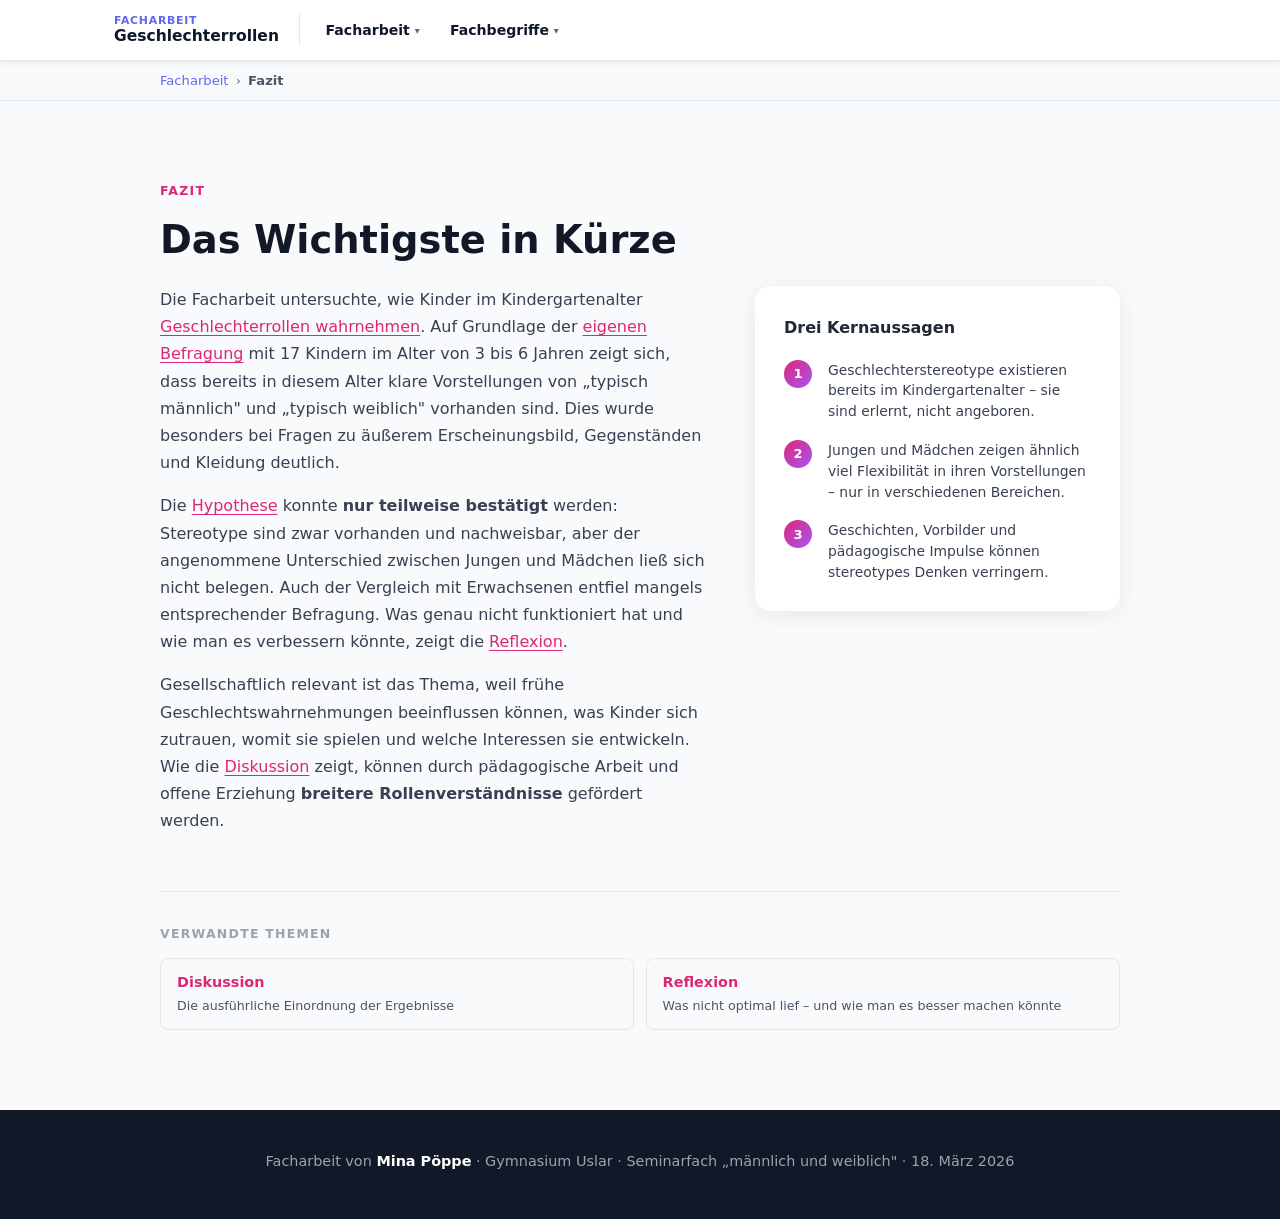
<file: fazit.html>
<!DOCTYPE html>
<html lang="de">
<head>
  <meta charset="UTF-8" />
  <meta name="viewport" content="width=device-width, initial-scale=1.0" />
  <title>Fazit – Wie nehmen Kinder Geschlechterrollen wahr?</title>
  <link rel="stylesheet" href="style.css" />
</head>
<body>

  <div class="progress-bar" id="progressBar"></div>

  <nav class="site-nav">
    <div class="nav-inner">
      <a href="index.html" class="nav-logo"><span class="nav-logo-sub">Facharbeit</span><span class="nav-logo-main">Geschlechterrollen</span></a>
      <button class="nav-toggle" id="navToggle" aria-label="Menü">☰</button>
      <div class="nav-menu" id="navMenu">
        <div class="nav-group">
          <button class="nav-group-btn">Facharbeit <span class="nav-caret">▾</span></button>
          <div class="nav-dropdown">
            <a href="index.html" class="nav-link">Übersicht</a>
            <a href="grundlagen.html" class="nav-link">Grundlagen</a>
            <a href="methode.html" class="nav-link">Methode</a>
            <a href="ergebnisse.html" class="nav-link">Ergebnisse</a>
            <a href="diskussion.html" class="nav-link">Diskussion</a>
            <a href="fazit.html" class="nav-link">Fazit</a>
            <a href="reflexion.html" class="nav-link">Reflexion</a>
            <a href="quellen.html" class="nav-link">Quellen</a>
          </div>
        </div>
        <div class="nav-group">
          <button class="nav-group-btn">Fachbegriffe <span class="nav-caret">▾</span></button>
          <div class="nav-dropdown">
            <a href="geschlechterrolle.html" class="nav-link">Geschlechterrolle</a>
            <a href="stereotypen.html" class="nav-link">Stereotyp</a>

          </div>
        </div>
      </div>
    </div>
  </nav>
  <div class="breadcrumb">
    <div class="container">
      <a href="index.html">Facharbeit</a>
      <span>›</span>
      <span class="breadcrumb-current">Fazit</span>
    </div>
  </div>

  <main>
    <section id="fazit" class="section section-alt">
      <div class="container">

        <div class="section-label">Fazit</div>
        <h2>Das Wichtigste in Kürze</h2>

        <div class="fazit-layout">
          <div class="fazit-main">
            <p>Die Facharbeit untersuchte, wie Kinder im Kindergartenalter <a href="grundlagen.html#begriffe" class="inline-link">Geschlechterrollen wahrnehmen</a>. Auf Grundlage der <a href="methode.html" class="inline-link">eigenen Befragung</a> mit 17 Kindern im Alter von 3 bis 6 Jahren zeigt sich, dass bereits in diesem Alter klare Vorstellungen von „typisch männlich" und „typisch weiblich" vorhanden sind. Dies wurde besonders bei Fragen zu äußerem Erscheinungsbild, Gegenständen und Kleidung deutlich.</p>
            <p>Die <a href="index.html#hypothese" class="inline-link">Hypothese</a> konnte <strong>nur teilweise bestätigt</strong> werden: Stereotype sind zwar vorhanden und nachweisbar, aber der angenommene Unterschied zwischen Jungen und Mädchen ließ sich nicht belegen. Auch der Vergleich mit Erwachsenen entfiel mangels entsprechender Befragung. Was genau nicht funktioniert hat und wie man es verbessern könnte, zeigt die <a href="reflexion.html" class="inline-link">Reflexion</a>.</p>
            <p>Gesellschaftlich relevant ist das Thema, weil frühe Geschlechtswahrnehmungen beeinflussen können, was Kinder sich zutrauen, womit sie spielen und welche Interessen sie entwickeln. Wie die <a href="diskussion.html" class="inline-link">Diskussion</a> zeigt, können durch pädagogische Arbeit und offene Erziehung <strong>breitere Rollenverständnisse</strong> gefördert werden.</p>
          </div>
          <div class="fazit-takeaways">
            <h3>Drei Kernaussagen</h3>
            <div class="takeaway">
              <span class="takeaway-num">1</span>
              <p>Geschlechterstereotype existieren bereits im Kindergartenalter – sie sind erlernt, nicht angeboren.</p>
            </div>
            <div class="takeaway">
              <span class="takeaway-num">2</span>
              <p>Jungen und Mädchen zeigen ähnlich viel Flexibilität in ihren Vorstellungen – nur in verschiedenen Bereichen.</p>
            </div>
            <div class="takeaway">
              <span class="takeaway-num">3</span>
              <p>Geschichten, Vorbilder und pädagogische Impulse können stereotypes Denken verringern.</p>
            </div>
          </div>
        </div>

        <div class="related-topics">
          <p class="related-label">Verwandte Themen</p>
          <div class="related-links">
            <a href="diskussion.html" class="related-link">
              <span class="related-link-title">Diskussion</span>
              <span class="related-link-why">Die ausführliche Einordnung der Ergebnisse</span>
            </a>
            <a href="reflexion.html" class="related-link">
              <span class="related-link-title">Reflexion</span>
              <span class="related-link-why">Was nicht optimal lief – und wie man es besser machen könnte</span>
            </a>
          </div>
        </div>

        </div>
      </div>
    </section>
  </main>

  <footer class="footer">
    <div class="container">
      <p>Facharbeit von <strong>Mina Pöppe</strong> · Gymnasium Uslar · Seminarfach „männlich und weiblich" · 18. März 2026</p>

    </div>
  </footer>

  <button class="back-to-top" id="backToTop" aria-label="Nach oben">↑</button>
  <script src="script.js"></script>
</body>
</html>
</file>
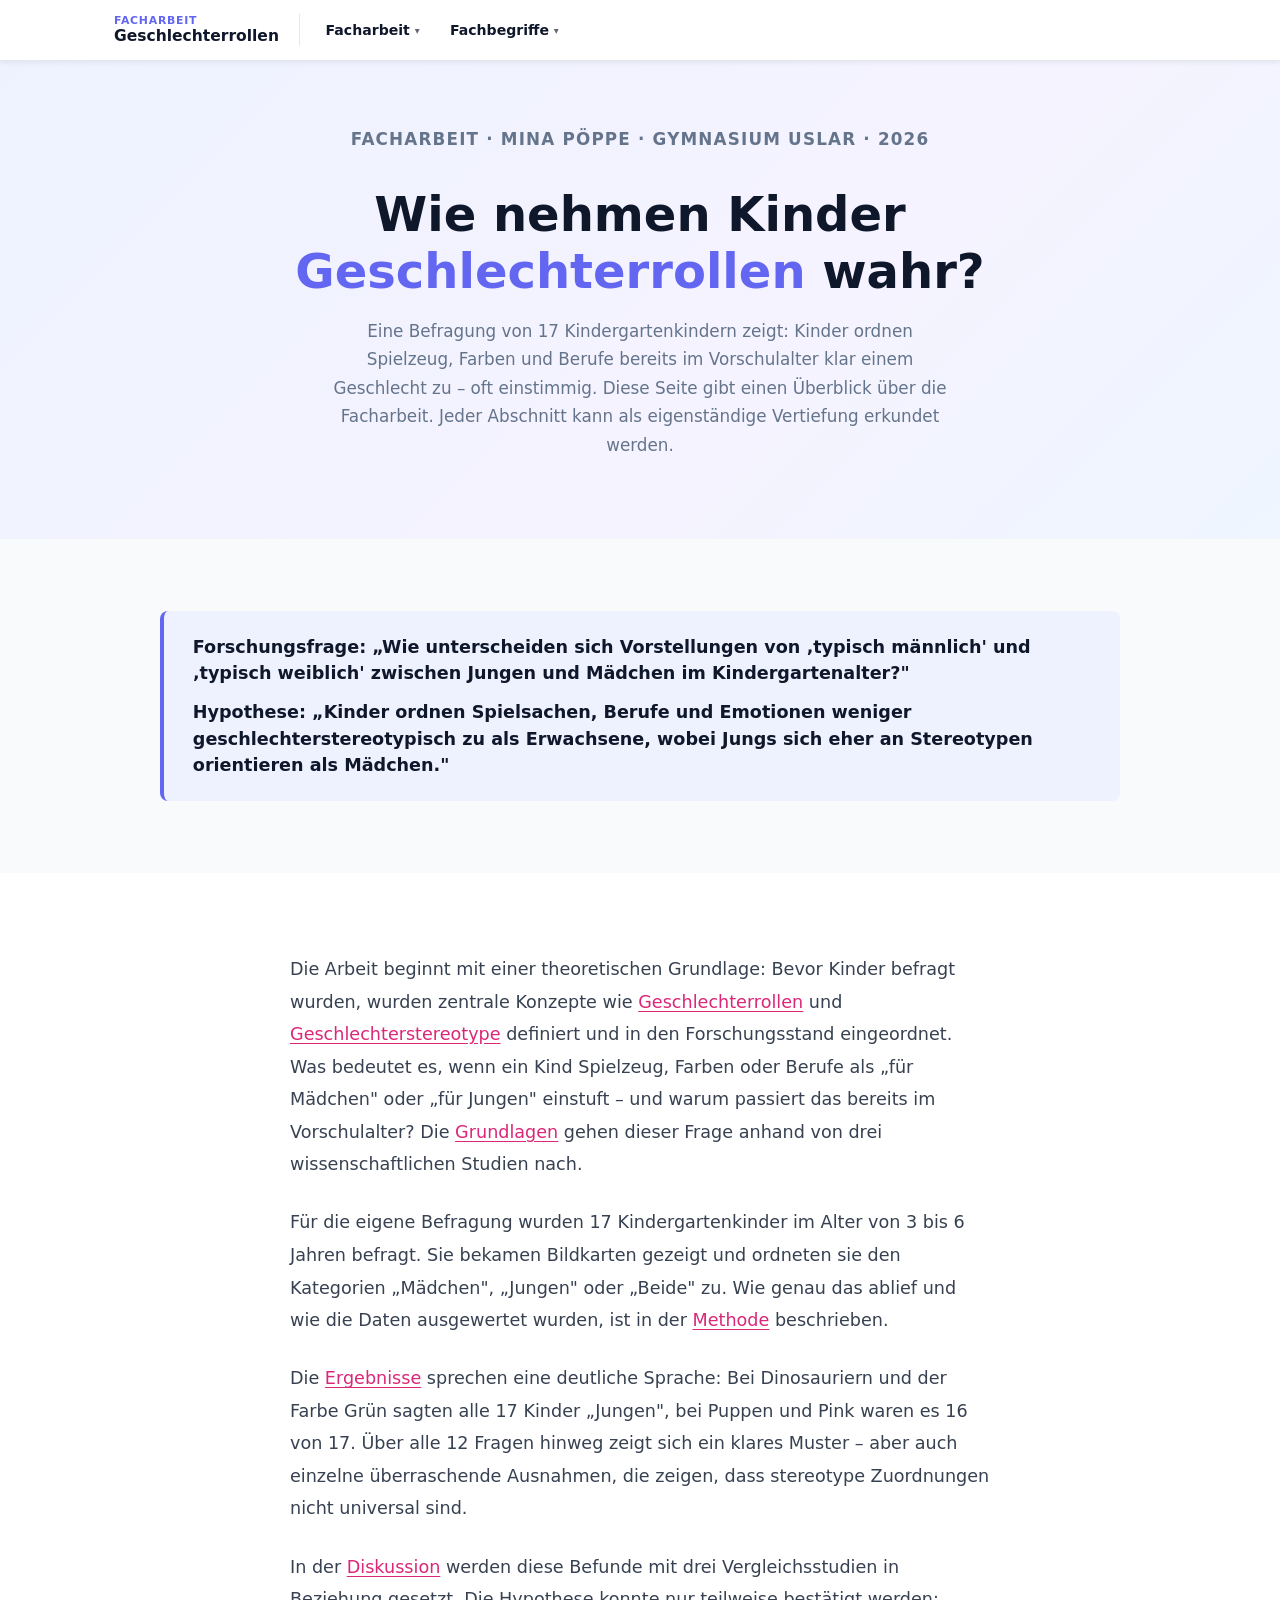
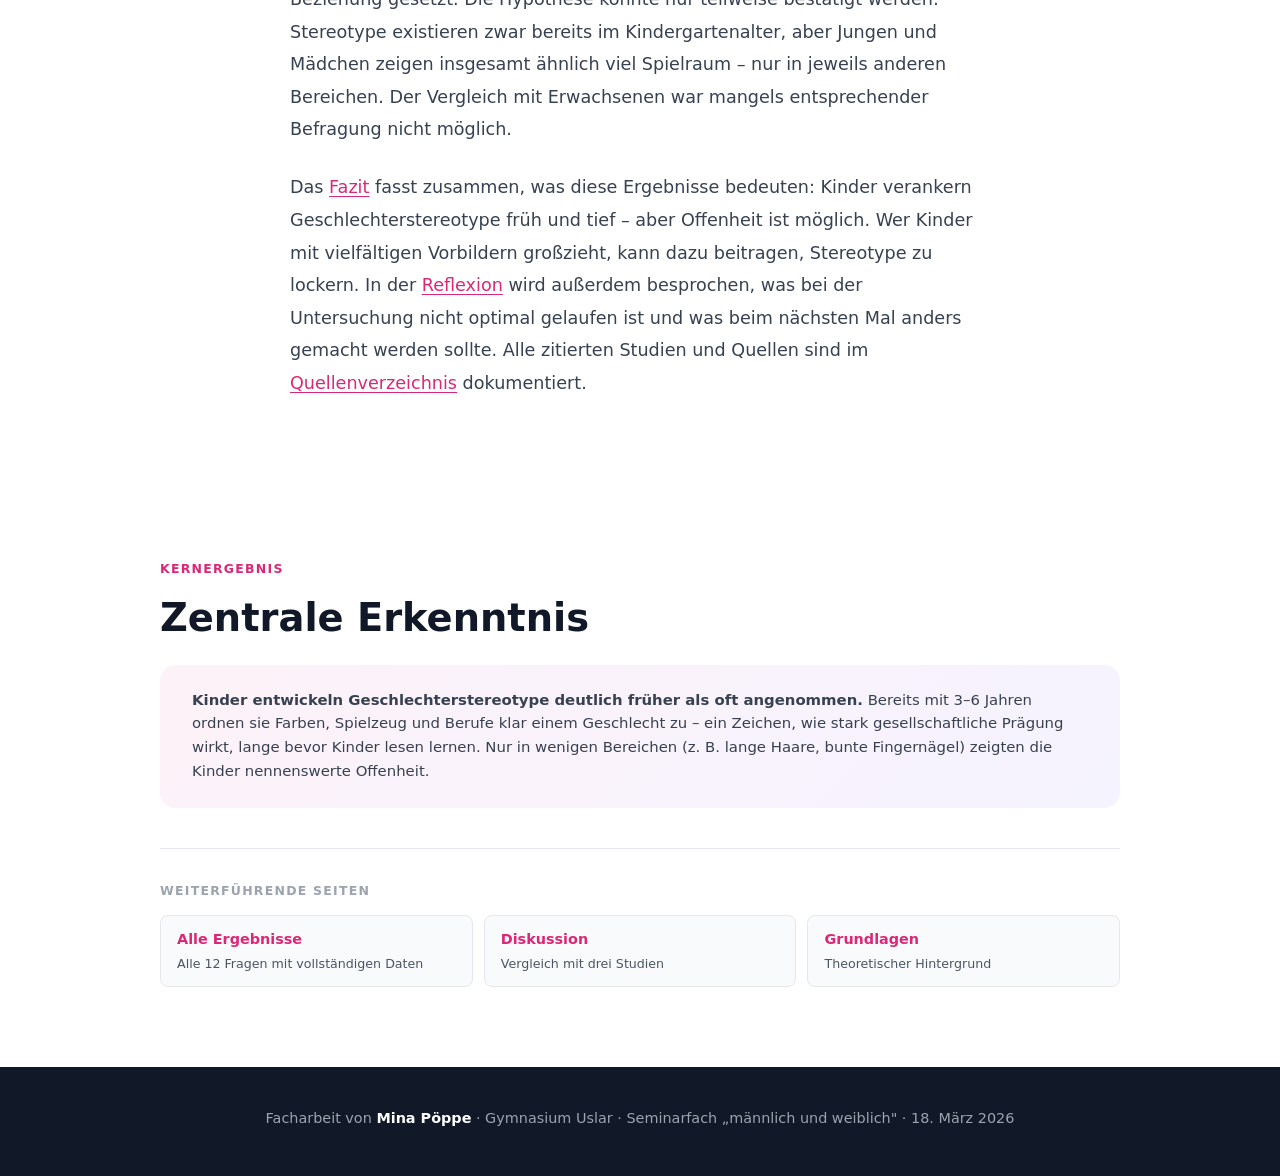
<file: gender.html>
<!DOCTYPE html>
<html lang="de">
<head>
  <meta charset="UTF-8" />
  <meta http-equiv="refresh" content="0; url=index.html" />
  <title>Weiterleitung – Facharbeit Mina Pöppe</title>
</head>
<body>

  <div class="progress-bar" id="progressBar"></div>

  <nav class="site-nav">
    <div class="nav-inner">
      <a href="index.html" class="nav-logo"><span class="nav-logo-sub">Facharbeit</span><span class="nav-logo-main">Geschlechterrollen</span></a>
      <button class="nav-toggle" id="navToggle" aria-label="Menü">☰</button>
      <div class="nav-menu" id="navMenu">
        <div class="nav-group">
          <button class="nav-group-btn">Facharbeit <span class="nav-caret">▾</span></button>
          <div class="nav-dropdown">
            <a href="index.html" class="nav-link">Übersicht</a>
            <a href="grundlagen.html" class="nav-link">Grundlagen</a>
            <a href="methode.html" class="nav-link">Methode</a>
            <a href="ergebnisse.html" class="nav-link">Ergebnisse</a>
            <a href="diskussion.html" class="nav-link">Diskussion</a>
            <a href="fazit.html" class="nav-link">Fazit</a>
            <a href="quellen.html" class="nav-link">Quellen</a>
          </div>
        </div>
        <div class="nav-group">
          <button class="nav-group-btn">Fachbegriffe <span class="nav-caret">▾</span></button>
          <div class="nav-dropdown">
            <a href="geschlechterrolle.html" class="nav-link">Geschlechterrolle</a>
            <a href="stereotypen.html" class="nav-link">Stereotyp</a>
            <a href="sozialisation.html" class="nav-link">Sozialisation</a>
            <a href="gender.html" class="nav-link">Gender</a>
            <a href="stereotype-threat.html" class="nav-link">Stereotype Threat</a>
          </div>
        </div>
      </div>
    </div>
  </nav>
  <div class="breadcrumb">
    <div class="container">
      <a href="index.html">Facharbeit</a>
      <span>›</span>
      <span>Fachbegriffe</span>
      <span>›</span>
      <span class="breadcrumb-current">Gender</span>
    </div>
  </div>

  <main>
    <section class="section section-alt">
      <div class="container">

        <div class="section-label">Fachbegriff</div>
        <h2>Gender – das soziale Geschlecht</h2>

        <p>Wenn in dieser Facharbeit von „Geschlecht" die Rede ist, geht es nicht in erster Linie um Biologie. Zwischen dem <strong>biologischen Geschlecht</strong> (<em>sex</em>) – bestimmt durch Chromosomen, Hormone und Körpermerkmale – und dem <strong>sozialen Geschlecht</strong> (<em>gender</em>) liegt ein wichtiger Unterschied. Während das biologische Geschlecht körperlich definiert ist, entsteht Gender durch gesellschaftliche Zuschreibungen, Erwartungen und gelebte Identität. Es ist das Geschlecht, das in sozialen Interaktionen sichtbar wird: in Kleidung, Sprache, Gesten und dem, was als „typisch männlich" oder „typisch weiblich" gilt.</p>

        <p>Genau dieser Prozess wird in der vorliegenden Facharbeit sichtbar: Die befragten Kinder im Alter von drei bis sechs Jahren ordnen Dinosaurier, Farben und Berufe einem Geschlecht zu – nicht weil diese Objekte biologisch mit einem Geschlecht verbunden sind, sondern weil sie im gesellschaftlichen Raum mit <a href="geschlechterrolle.html" class="inline-link">Geschlechterrollen</a> aufgeladen wurden. Was die Kinder dabei zeigen, ist die Verinnerlichung gesellschaftlicher Normen: Sie haben gelernt, was in ihrer Umgebung als „männlich" oder „weiblich" gilt – durch Eltern, Gleichaltrige, Medien und Alltagserfahrungen. Das ist <a href="sozialisation.html" class="inline-link">Geschlechtersozialisation</a> in Aktion.</p>

        <p>Besonders aufschlussreich ist, dass <a href="stereotypen.html" class="inline-link">Geschlechterstereotype</a> kulturell variieren: Was in einem kulturellen Kontext als „typisch männlich" oder „typisch weiblich" gilt, ist in einem anderen nicht zwingend so. Das verdeutlicht, dass diese Zuschreibungen gesellschaftlich konstruiert sind und nicht auf biologischen Notwendigkeiten beruhen. Wie <a href="quellen.html#kanka" class="inline-link">Kanka et al. (2014)</a> zeigen, hängen stereotypische Einstellungen mit kulturell vermitteltem Wissen zusammen – sie sind erlernt, nicht angeboren.</p>

        <p>Für die pädagogische Praxis bedeutet das: Weil Gender erlernt ist, kann es auch bewusst beeinflusst werden. Die Studie von <a href="quellen.html#segura" class="inline-link">Segura-Nebot et al. (2025)</a> zeigt, dass gegenstereotypische Erzählungen und gezielte Gespräche im Kindergartenalter dazu beitragen können, verfestigte Gender-Vorstellungen zu lockern. Das ist eine der zentralen Schlussfolgerungen, die aus der Forschung zur Entstehung von <a href="geschlechterrolle.html" class="inline-link">Geschlechterrollen</a> gezogen werden kann – und ein Grund, warum die <a href="ergebnisse.html" class="inline-link">Befragungsergebnisse</a> dieser Facharbeit pädagogisch relevant sind.</p>

        <div class="related-topics">
          <div class="related-label">Verwandte Begriffe</div>
          <div class="related-links">
            <a href="geschlechterrolle.html" class="related-link">
              <span class="related-link-title">Geschlechterrolle</span>
              <span class="related-link-why">Was gesellschaftlich von Geschlechtern erwartet wird</span>
            </a>
            <a href="stereotypen.html" class="related-link">
              <span class="related-link-title">Geschlechterstereotyp</span>
              <span class="related-link-why">Vereinfachte Annahmen über Mädchen und Jungen</span>
            </a>
            <a href="sozialisation.html" class="related-link">
              <span class="related-link-title">Sozialisation</span>
              <span class="related-link-why">Wie Kinder Gender-Normen erlernen</span>
            </a>
            <a href="grundlagen.html" class="related-link">
              <span class="related-link-title">Grundlagen</span>
              <span class="related-link-why">Theoretische Einordnung der Facharbeit</span>
            </a>
          </div>
        </div>

      </div>
    </section>
  </main>

  <footer class="footer">
    <div class="container">
      <p>Facharbeit von <strong>Mina Pöppe</strong> · Gymnasium Uslar · Seminarfach „männlich und weiblich" · 18. März 2026</p>

    </div>
  </footer>

  <button class="back-to-top" id="backToTop" aria-label="Nach oben">↑</button>
  <script src="script.js"></script>
</body>
</html>
</file>
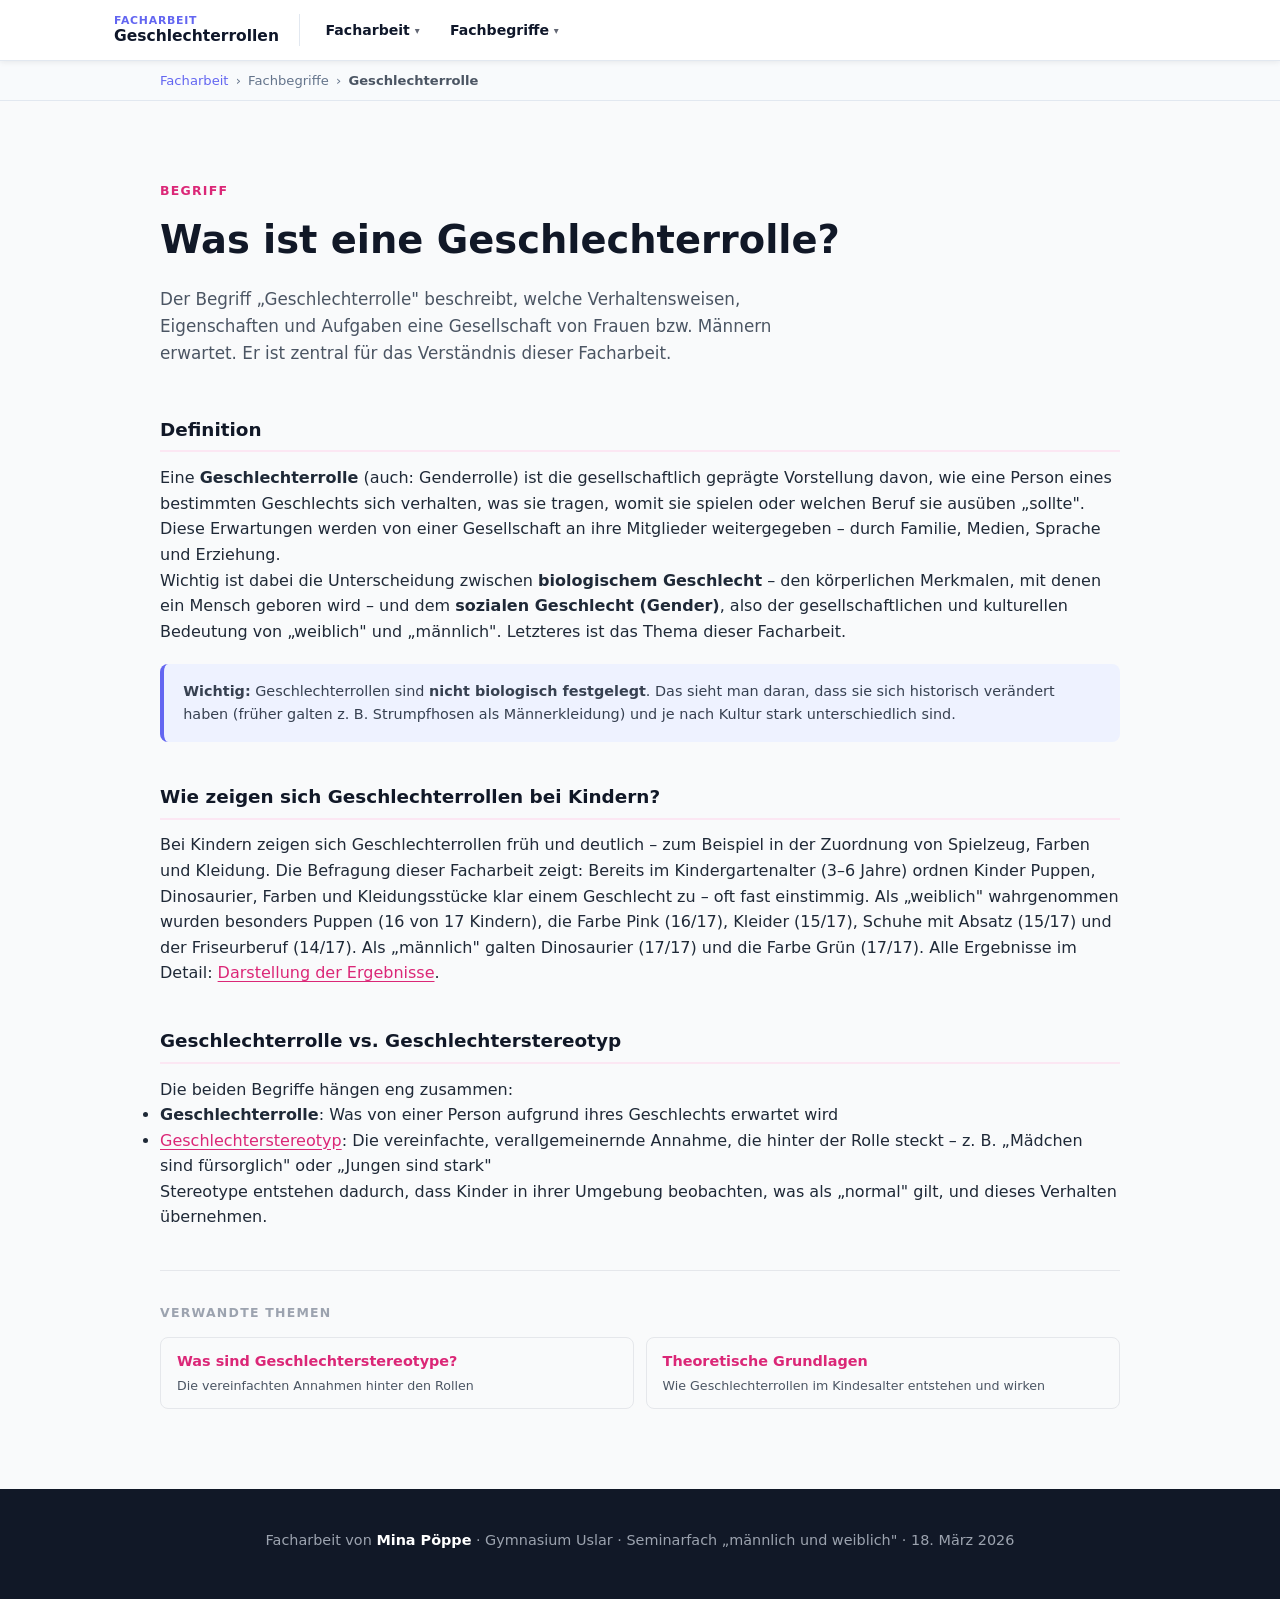
<file: geschlechterrolle.html>
<!DOCTYPE html>
<html lang="de">
<head>
  <meta charset="UTF-8" />
  <meta name="viewport" content="width=device-width, initial-scale=1.0" />
  <title>Was ist eine Geschlechterrolle? – Facharbeit Mina Pöppe</title>
  <link rel="stylesheet" href="style.css" />
</head>
<body>

  <div class="progress-bar" id="progressBar"></div>

  <nav class="site-nav">
    <div class="nav-inner">
      <a href="index.html" class="nav-logo"><span class="nav-logo-sub">Facharbeit</span><span class="nav-logo-main">Geschlechterrollen</span></a>
      <button class="nav-toggle" id="navToggle" aria-label="Menü">☰</button>
      <div class="nav-menu" id="navMenu">
        <div class="nav-group">
          <button class="nav-group-btn">Facharbeit <span class="nav-caret">▾</span></button>
          <div class="nav-dropdown">
            <a href="index.html" class="nav-link">Übersicht</a>
            <a href="grundlagen.html" class="nav-link">Grundlagen</a>
            <a href="methode.html" class="nav-link">Methode</a>
            <a href="ergebnisse.html" class="nav-link">Ergebnisse</a>
            <a href="diskussion.html" class="nav-link">Diskussion</a>
            <a href="fazit.html" class="nav-link">Fazit</a>
            <a href="reflexion.html" class="nav-link">Reflexion</a>
            <a href="quellen.html" class="nav-link">Quellen</a>
          </div>
        </div>
        <div class="nav-group">
          <button class="nav-group-btn">Fachbegriffe <span class="nav-caret">▾</span></button>
          <div class="nav-dropdown">
            <a href="geschlechterrolle.html" class="nav-link">Geschlechterrolle</a>
            <a href="stereotypen.html" class="nav-link">Stereotyp</a>

          </div>
        </div>
      </div>
    </div>
  </nav>
  <div class="breadcrumb">
    <div class="container">
      <a href="index.html">Facharbeit</a>
      <span>›</span>
      <span>Fachbegriffe</span>
      <span>›</span>
      <span class="breadcrumb-current">Geschlechterrolle</span>
    </div>
  </div>

  <main>
    <section class="section section-alt">
      <div class="container">



        <div class="section-label">Begriff</div>
        <h2>Was ist eine Geschlechterrolle?</h2>
        <p class="section-intro">Der Begriff „Geschlechterrolle" beschreibt, welche Verhaltensweisen, Eigenschaften und Aufgaben eine Gesellschaft von Frauen bzw. Männern erwartet. Er ist zentral für das Verständnis dieser Facharbeit.</p>

        <div id="definition" class="content-block">
          <h3 class="content-h3">Definition</h3>
          <p>Eine <strong>Geschlechterrolle</strong> (auch: Genderrolle) ist die gesellschaftlich geprägte Vorstellung davon, wie eine Person eines bestimmten Geschlechts sich verhalten, was sie tragen, womit sie spielen oder welchen Beruf sie ausüben „sollte". Diese Erwartungen werden von einer Gesellschaft an ihre Mitglieder weitergegeben – durch Familie, Medien, Sprache und Erziehung.</p>

          <p>Wichtig ist dabei die Unterscheidung zwischen <strong>biologischem Geschlecht</strong> – den körperlichen Merkmalen, mit denen ein Mensch geboren wird – und dem <strong>sozialen Geschlecht (Gender)</strong>, also der gesellschaftlichen und kulturellen Bedeutung von „weiblich" und „männlich". Letzteres ist das Thema dieser Facharbeit.</p>

          <div class="info-box">
            <strong>Wichtig:</strong> Geschlechterrollen sind <strong>nicht biologisch festgelegt</strong>. Das sieht man daran, dass sie sich historisch verändert haben (früher galten z. B. Strumpfhosen als Männerkleidung) und je nach Kultur stark unterschiedlich sind.
          </div>
        </div>

        <div id="beispiele" class="content-block">
          <h3 class="content-h3">Wie zeigen sich Geschlechterrollen bei Kindern?</h3>
          <p>Bei Kindern zeigen sich Geschlechterrollen früh und deutlich – zum Beispiel in der Zuordnung von Spielzeug, Farben und Kleidung. Die Befragung dieser Facharbeit zeigt: Bereits im Kindergartenalter (3–6 Jahre) ordnen Kinder Puppen, Dinosaurier, Farben und Kleidungsstücke klar einem Geschlecht zu – oft fast einstimmig. Als „weiblich" wahrgenommen wurden besonders Puppen (16 von 17 Kindern), die Farbe Pink (16/17), Kleider (15/17), Schuhe mit Absatz (15/17) und der Friseurberuf (14/17). Als „männlich" galten Dinosaurier (17/17) und die Farbe Grün (17/17). Alle Ergebnisse im Detail: <a href="ergebnisse.html" class="inline-link">Darstellung der Ergebnisse</a>.</p>
        </div>

        <div id="zusammenhang" class="content-block">
          <h3 class="content-h3">Geschlechterrolle vs. Geschlechterstereotyp</h3>
          <p>Die beiden Begriffe hängen eng zusammen:</p>
          <ul>
            <li><strong>Geschlechterrolle</strong>: Was von einer Person aufgrund ihres Geschlechts erwartet wird</li>
            <li><strong><a href="stereotypen.html" class="inline-link">Geschlechterstereotyp</a></strong>: Die vereinfachte, verallgemeinernde Annahme, die hinter der Rolle steckt – z. B. „Mädchen sind fürsorglich" oder „Jungen sind stark"</li>
          </ul>
          <p>Stereotype entstehen dadurch, dass Kinder in ihrer Umgebung beobachten, was als „normal" gilt, und dieses Verhalten übernehmen.</p>
        </div>

        <div class="related-topics">
          <p class="related-label">Verwandte Themen</p>
          <div class="related-links">
            <a href="stereotypen.html" class="related-link">
              <span class="related-link-title">Was sind Geschlechterstereotype?</span>
              <span class="related-link-why">Die vereinfachten Annahmen hinter den Rollen</span>
            </a>
            <a href="grundlagen.html" class="related-link">
              <span class="related-link-title">Theoretische Grundlagen</span>
              <span class="related-link-why">Wie Geschlechterrollen im Kindesalter entstehen und wirken</span>
            </a>
          </div>
        </div>

      </div>
    </section>
  </main>

  <footer class="footer">
    <div class="container">
      <p>Facharbeit von <strong>Mina Pöppe</strong> · Gymnasium Uslar · Seminarfach „männlich und weiblich" · 18. März 2026</p>

    </div>
  </footer>

  <button class="back-to-top" id="backToTop" aria-label="Nach oben">↑</button>
  <script src="script.js"></script>
</body>
</html>
</file>
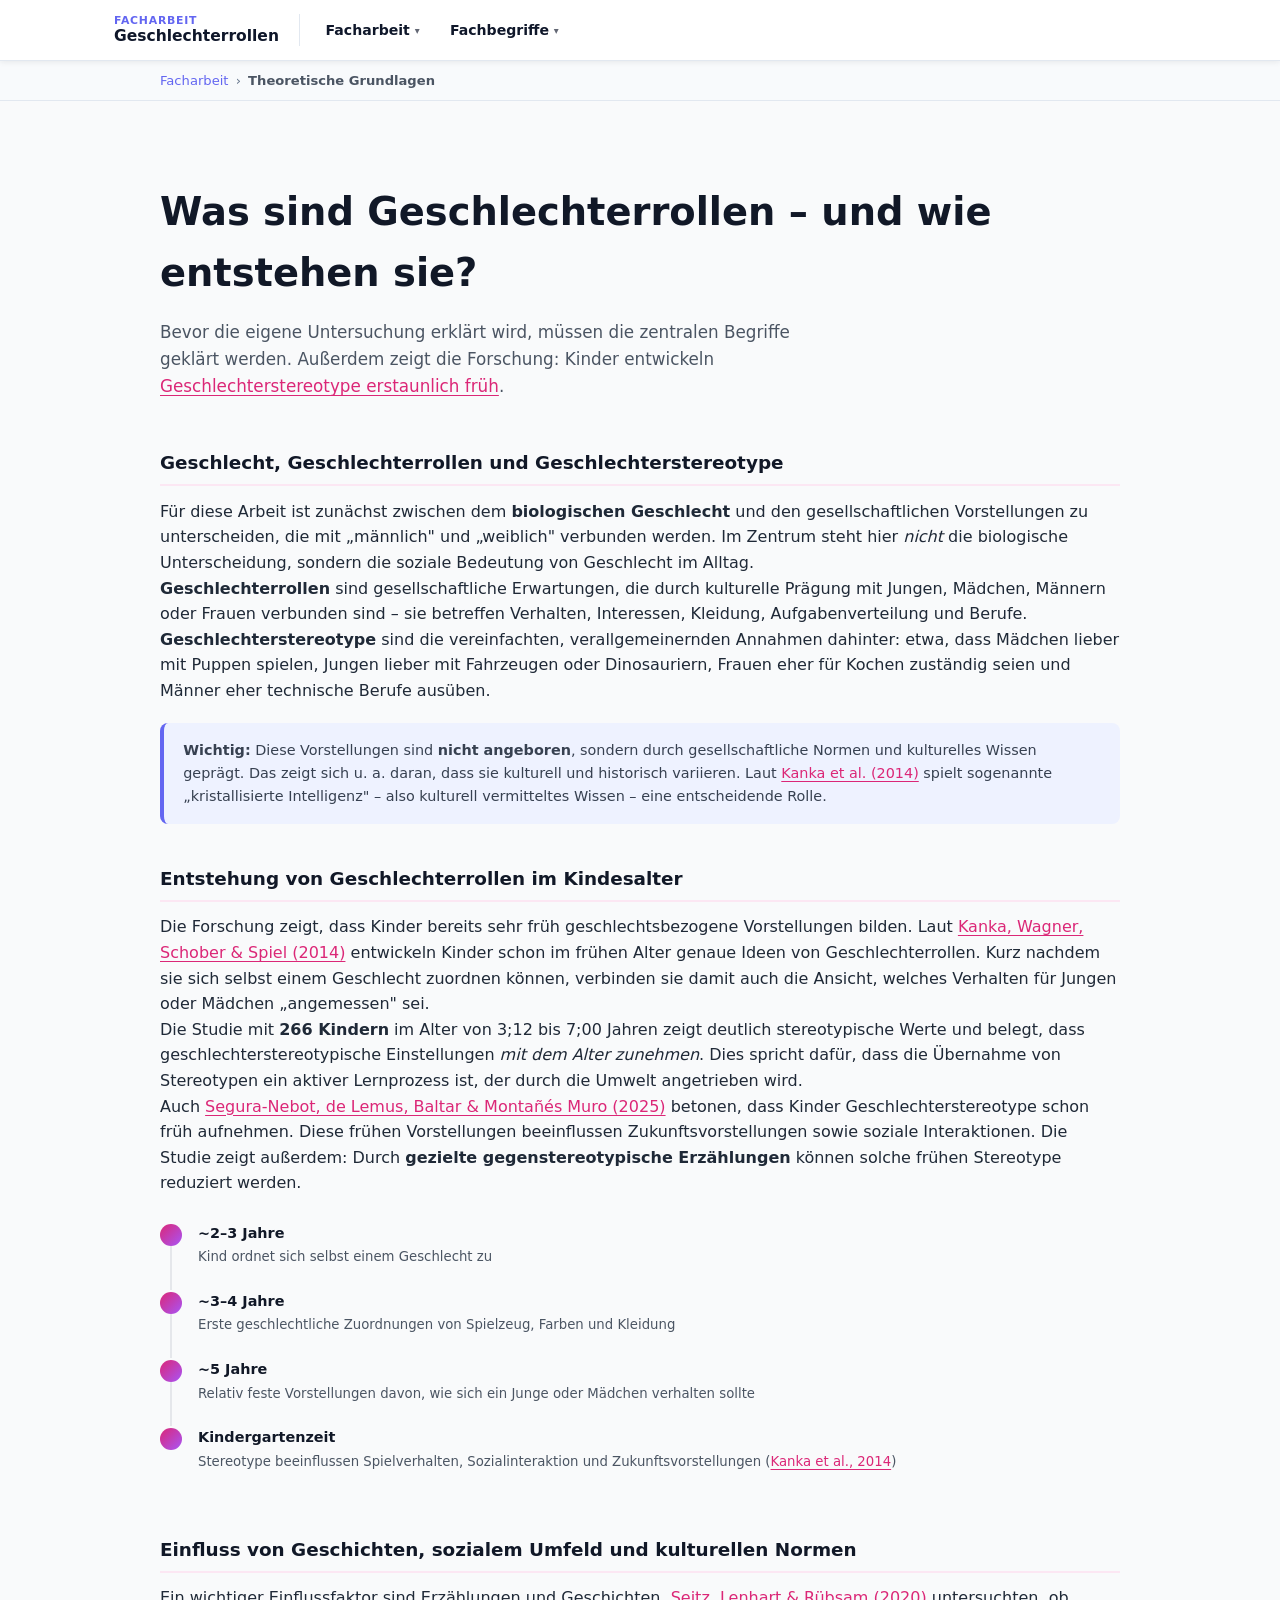
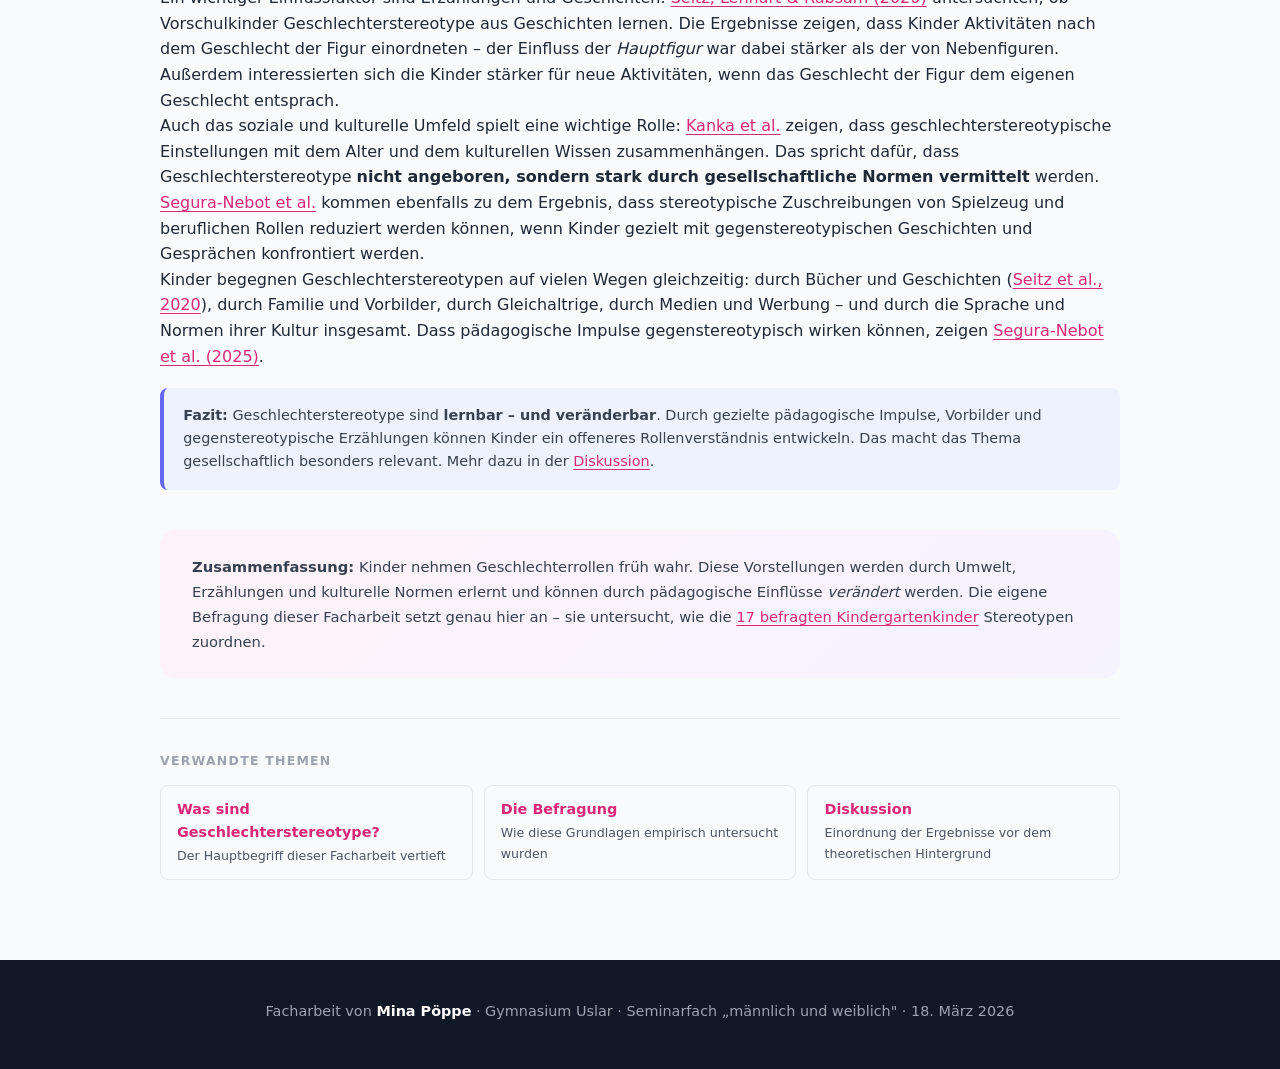
<file: grundlagen.html>
<!DOCTYPE html>
<html lang="de">
<head>
  <meta charset="UTF-8" />
  <meta name="viewport" content="width=device-width, initial-scale=1.0" />
  <title>Theoretische Grundlagen – Wie nehmen Kinder Geschlechterrollen wahr?</title>
  <link rel="stylesheet" href="style.css" />
</head>
<body>

  <div class="progress-bar" id="progressBar"></div>

  <nav class="site-nav">
    <div class="nav-inner">
      <a href="index.html" class="nav-logo"><span class="nav-logo-sub">Facharbeit</span><span class="nav-logo-main">Geschlechterrollen</span></a>
      <button class="nav-toggle" id="navToggle" aria-label="Menü">☰</button>
      <div class="nav-menu" id="navMenu">
        <div class="nav-group">
          <button class="nav-group-btn">Facharbeit <span class="nav-caret">▾</span></button>
          <div class="nav-dropdown">
            <a href="index.html" class="nav-link">Übersicht</a>
            <a href="grundlagen.html" class="nav-link">Grundlagen</a>
            <a href="methode.html" class="nav-link">Methode</a>
            <a href="ergebnisse.html" class="nav-link">Ergebnisse</a>
            <a href="diskussion.html" class="nav-link">Diskussion</a>
            <a href="fazit.html" class="nav-link">Fazit</a>
            <a href="reflexion.html" class="nav-link">Reflexion</a>
            <a href="quellen.html" class="nav-link">Quellen</a>
          </div>
        </div>
        <div class="nav-group">
          <button class="nav-group-btn">Fachbegriffe <span class="nav-caret">▾</span></button>
          <div class="nav-dropdown">
            <a href="geschlechterrolle.html" class="nav-link">Geschlechterrolle</a>
            <a href="stereotypen.html" class="nav-link">Stereotyp</a>

          </div>
        </div>
      </div>
    </div>
  </nav>
  <div class="breadcrumb">
    <div class="container">
      <a href="index.html">Facharbeit</a>
      <span>›</span>
      <span class="breadcrumb-current">Theoretische Grundlagen</span>
    </div>
  </div>

  <main>
    <section class="section section-alt">
      <div class="container">

        <h2>Was sind Geschlechterrollen – und wie entstehen sie?</h2>
        <p class="section-intro">Bevor die eigene Untersuchung erklärt wird, müssen die zentralen Begriffe geklärt werden. Außerdem zeigt die Forschung: Kinder entwickeln <a href="#entstehung" class="inline-link">Geschlechterstereotype erstaunlich früh</a>.</p>

        <!-- 2.1 BEGRIFFE -->
        <div id="begriffe" class="content-block">
          <h3 class="content-h3">Geschlecht, Geschlechterrollen und Geschlechterstereotype</h3>
          <p>Für diese Arbeit ist zunächst zwischen dem <strong>biologischen Geschlecht</strong> und den gesellschaftlichen Vorstellungen zu unterscheiden, die mit „männlich" und „weiblich" verbunden werden. Im Zentrum steht hier <em>nicht</em> die biologische Unterscheidung, sondern die soziale Bedeutung von Geschlecht im Alltag.</p>

          <p><strong>Geschlechterrollen</strong> sind gesellschaftliche Erwartungen, die durch kulturelle Prägung mit Jungen, Mädchen, Männern oder Frauen verbunden sind – sie betreffen Verhalten, Interessen, Kleidung, Aufgabenverteilung und Berufe. <strong>Geschlechterstereotype</strong> sind die vereinfachten, verallgemeinernden Annahmen dahinter: etwa, dass Mädchen lieber mit Puppen spielen, Jungen lieber mit Fahrzeugen oder Dinosauriern, Frauen eher für Kochen zuständig seien und Männer eher technische Berufe ausüben.</p>



          <div class="info-box">
            <strong>Wichtig:</strong> Diese Vorstellungen sind <strong>nicht angeboren</strong>, sondern durch gesellschaftliche Normen und kulturelles Wissen geprägt. Das zeigt sich u. a. daran, dass sie kulturell und historisch variieren. Laut <a href="quellen.html#kanka" class="inline-link">Kanka et al. (2014)</a> spielt sogenannte „kristallisierte Intelligenz" – also kulturell vermitteltes Wissen – eine entscheidende Rolle.
          </div>


        </div>

        <!-- 2.2 ENTSTEHUNG -->
        <div id="entstehung" class="content-block">
          <h3 class="content-h3">Entstehung von Geschlechterrollen im Kindesalter</h3>
          <p>Die Forschung zeigt, dass Kinder bereits sehr früh geschlechtsbezogene Vorstellungen bilden. Laut <a href="quellen.html#kanka" class="inline-link">Kanka, Wagner, Schober &amp; Spiel (2014)</a> entwickeln Kinder schon im frühen Alter genaue Ideen von Geschlechterrollen. Kurz nachdem sie sich selbst einem Geschlecht zuordnen können, verbinden sie damit auch die Ansicht, welches Verhalten für Jungen oder Mädchen „angemessen" sei.</p>
          <p>Die Studie mit <strong>266 Kindern</strong> im Alter von 3;12 bis 7;00 Jahren zeigt deutlich stereotypische Werte und belegt, dass geschlechterstereotypische Einstellungen <em>mit dem Alter zunehmen</em>. Dies spricht dafür, dass die Übernahme von Stereotypen ein aktiver Lernprozess ist, der durch die Umwelt angetrieben wird.</p>
          <p>Auch <a href="quellen.html#segura" class="inline-link">Segura-Nebot, de Lemus, Baltar &amp; Montañés Muro (2025)</a> betonen, dass Kinder Geschlechterstereotype schon früh aufnehmen. Diese frühen Vorstellungen beeinflussen Zukunftsvorstellungen sowie soziale Interaktionen. Die Studie zeigt außerdem: Durch <strong>gezielte gegenstereotypische Erzählungen</strong> können solche frühen Stereotype reduziert werden.</p>
          <br>
          <div class="timeline">
            <div class="timeline-item">
              <div class="tl-dot"></div>
              <div class="tl-content">
                <strong>~2–3 Jahre</strong>
                <p>Kind ordnet sich selbst einem Geschlecht zu</p>
              </div>
            </div>
            <div class="timeline-item">
              <div class="tl-dot"></div>
              <div class="tl-content">
                <strong>~3–4 Jahre</strong>
                <p>Erste geschlechtliche Zuordnungen von Spielzeug, Farben und Kleidung</p>
              </div>
            </div>
            <div class="timeline-item">
              <div class="tl-dot"></div>
              <div class="tl-content">
                <strong>~5 Jahre</strong>
                <p>Relativ feste Vorstellungen davon, wie sich ein Junge oder Mädchen verhalten sollte</p>
              </div>
            </div>
            <div class="timeline-item">
              <div class="tl-dot"></div>
              <div class="tl-content">
                <strong>Kindergartenzeit</strong>
                <p>Stereotype beeinflussen Spielverhalten, Sozialinteraktion und Zukunftsvorstellungen (<a href="quellen.html#kanka" class="inline-link">Kanka et al., 2014</a>)</p>
              </div>
            </div>
          </div>
        </div>

        <!-- 2.3 EINFLÜSSE -->
        <div id="einfluss" class="content-block">
          <h3 class="content-h3">Einfluss von Geschichten, sozialem Umfeld und kulturellen Normen</h3>

          <p>Ein wichtiger Einflussfaktor sind Erzählungen und Geschichten. <a href="quellen.html#seitz" class="inline-link">Seitz, Lenhart &amp; Rübsam (2020)</a> untersuchten, ob Vorschulkinder Geschlechterstereotype aus Geschichten lernen. Die Ergebnisse zeigen, dass Kinder Aktivitäten nach dem Geschlecht der Figur einordneten – der Einfluss der <em>Hauptfigur</em> war dabei stärker als der von Nebenfiguren. Außerdem interessierten sich die Kinder stärker für neue Aktivitäten, wenn das Geschlecht der Figur dem eigenen Geschlecht entsprach.</p>

          <p>Auch das soziale und kulturelle Umfeld spielt eine wichtige Rolle: <a href="quellen.html#kanka" class="inline-link">Kanka et al.</a> zeigen, dass geschlechterstereotypische Einstellungen mit dem Alter und dem kulturellen Wissen zusammenhängen. Das spricht dafür, dass Geschlechterstereotype <strong>nicht angeboren, sondern stark durch gesellschaftliche Normen vermittelt</strong> werden.</p>

          <p><a href="quellen.html#segura" class="inline-link">Segura-Nebot et al.</a> kommen ebenfalls zu dem Ergebnis, dass stereotypische Zuschreibungen von Spielzeug und beruflichen Rollen reduziert werden können, wenn Kinder gezielt mit gegenstereotypischen Geschichten und Gesprächen konfrontiert werden.</p>

          <p>Kinder begegnen Geschlechterstereotypen auf vielen Wegen gleichzeitig: durch Bücher und Geschichten (<a href="quellen.html#seitz" class="inline-link">Seitz et al., 2020</a>), durch Familie und Vorbilder, durch Gleichaltrige, durch Medien und Werbung – und durch die Sprache und Normen ihrer Kultur insgesamt. Dass pädagogische Impulse gegenstereotypisch wirken können, zeigen <a href="quellen.html#segura" class="inline-link">Segura-Nebot et al. (2025)</a>.</p>

          <div class="info-box info-box-green">
            <strong>Fazit:</strong> Geschlechterstereotype sind <strong>lernbar – und veränderbar</strong>. Durch gezielte pädagogische Impulse, Vorbilder und gegenstereotypische Erzählungen können Kinder ein offeneres Rollenverständnis entwickeln. Das macht das Thema gesellschaftlich besonders relevant. Mehr dazu in der <a href="diskussion.html" class="inline-link">Diskussion</a>.
          </div>


        </div>

        <!-- ZUSAMMENFASSUNG -->
        <div class="summary-box">
          <strong>Zusammenfassung:</strong> Kinder nehmen Geschlechterrollen früh wahr. Diese Vorstellungen werden durch Umwelt, Erzählungen und kulturelle Normen erlernt und können durch pädagogische Einflüsse <em>verändert</em> werden. Die eigene Befragung dieser Facharbeit setzt genau hier an – sie untersucht, wie die <a href="methode.html" class="inline-link">17 befragten Kindergartenkinder</a> Stereotypen zuordnen.
        </div>

        <div class="related-topics">
          <p class="related-label">Verwandte Themen</p>
          <div class="related-links">
            <a href="stereotypen.html" class="related-link">
              <span class="related-link-title">Was sind Geschlechterstereotype?</span>
              <span class="related-link-why">Der Hauptbegriff dieser Facharbeit vertieft</span>
            </a>
            <a href="methode.html" class="related-link">
              <span class="related-link-title">Die Befragung</span>
              <span class="related-link-why">Wie diese Grundlagen empirisch untersucht wurden</span>
            </a>
            <a href="diskussion.html" class="related-link">
              <span class="related-link-title">Diskussion</span>
              <span class="related-link-why">Einordnung der Ergebnisse vor dem theoretischen Hintergrund</span>
            </a>
          </div>
        </div>

        </div>
      </div>
    </section>
  </main>

  <footer class="footer">
    <div class="container">
      <p>Facharbeit von <strong>Mina Pöppe</strong> · Gymnasium Uslar · Seminarfach „männlich und weiblich" · 18. März 2026</p>

    </div>
  </footer>

  <button class="back-to-top" id="backToTop" aria-label="Nach oben">↑</button>
  <script src="script.js"></script>
</body>
</html>
</file>
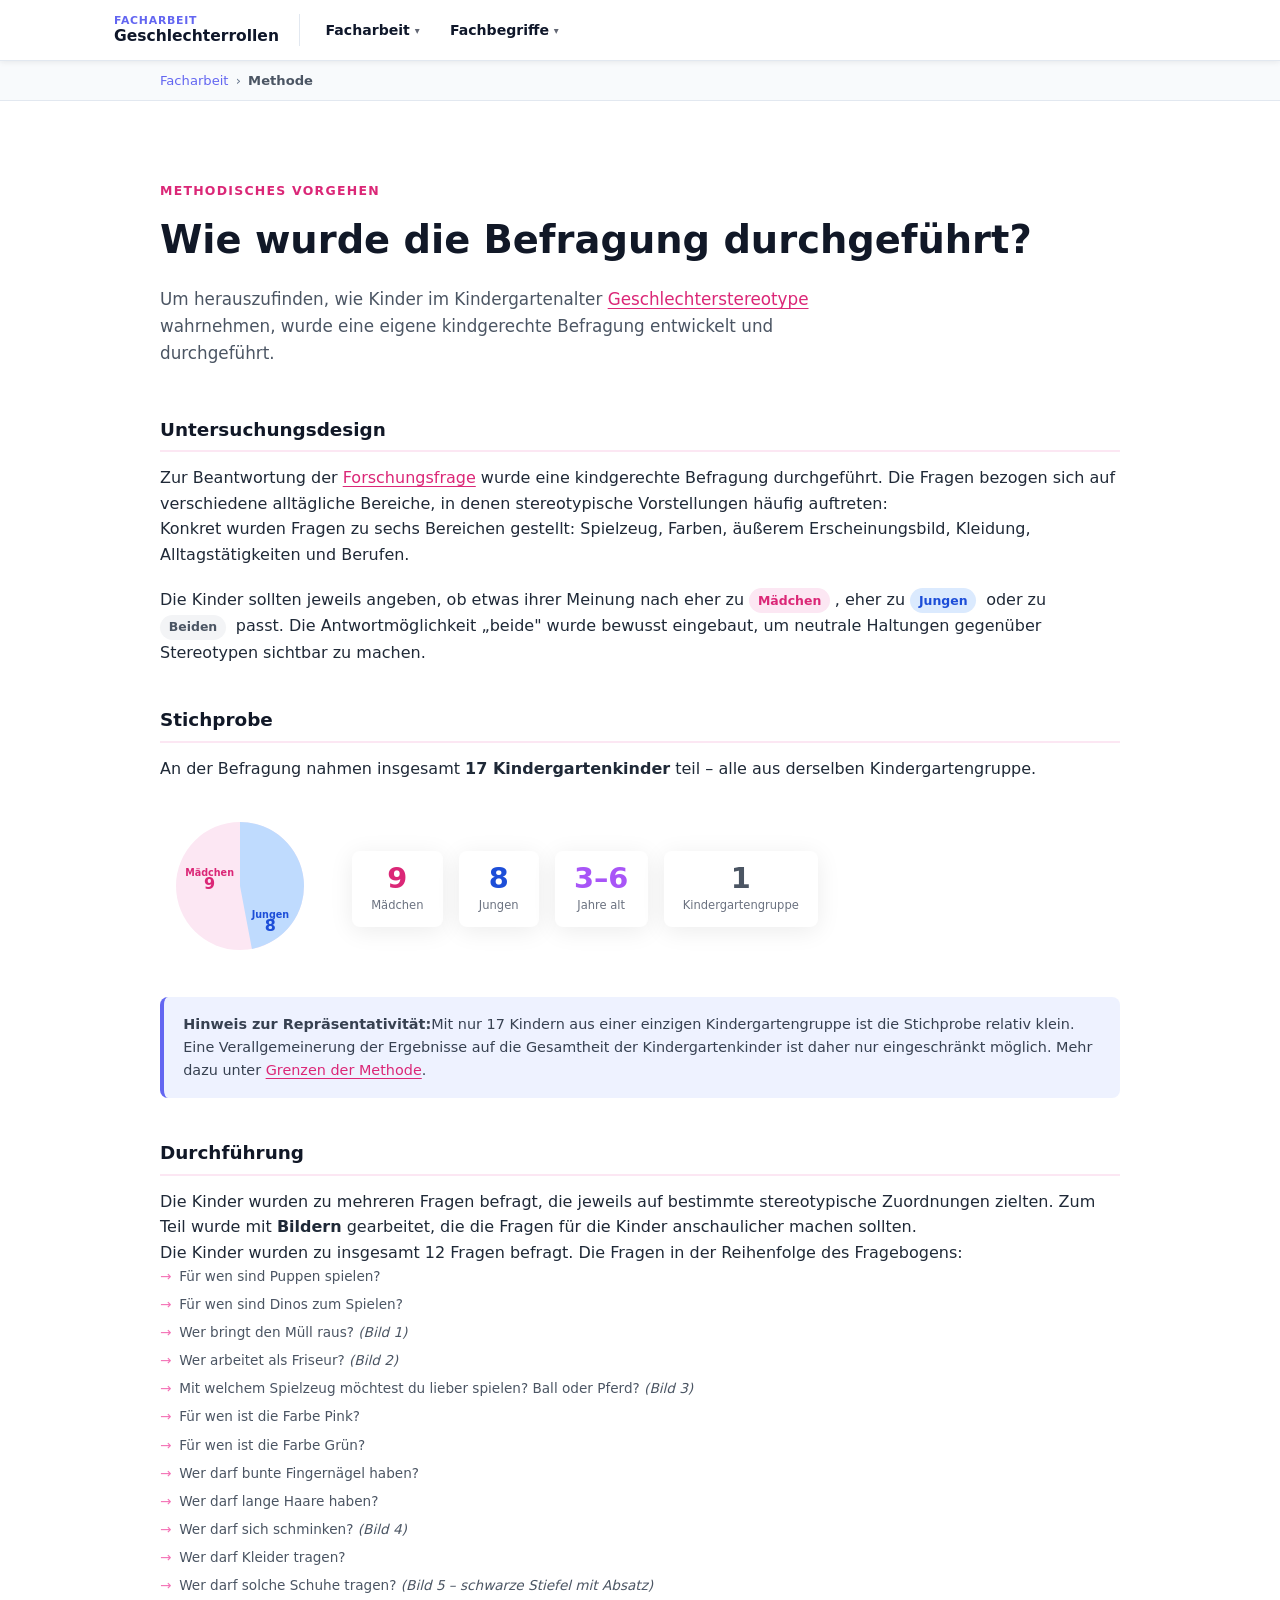
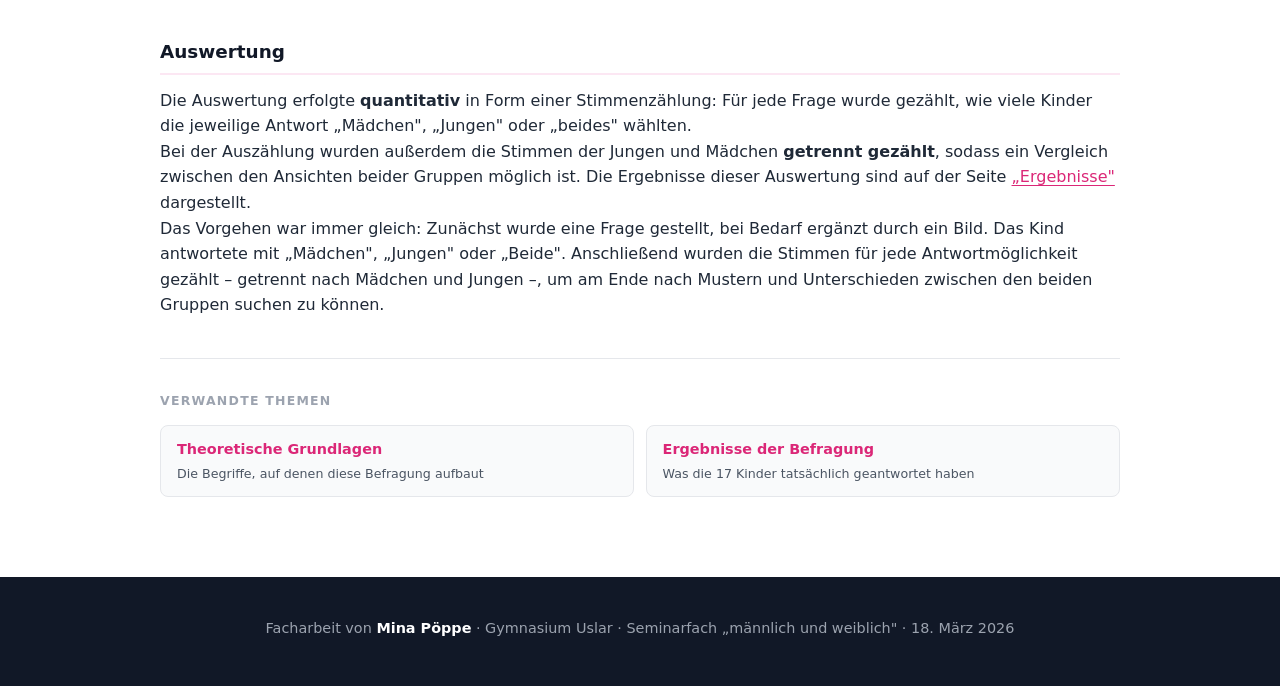
<file: methode.html>
<!DOCTYPE html>
<html lang="de">
<head>
  <meta charset="UTF-8" />
  <meta name="viewport" content="width=device-width, initial-scale=1.0" />
  <title>Methode – Wie nehmen Kinder Geschlechterrollen wahr?</title>
  <link rel="stylesheet" href="style.css" />
</head>
<body>

  <div class="progress-bar" id="progressBar"></div>

  <nav class="site-nav">
    <div class="nav-inner">
      <a href="index.html" class="nav-logo"><span class="nav-logo-sub">Facharbeit</span><span class="nav-logo-main">Geschlechterrollen</span></a>
      <button class="nav-toggle" id="navToggle" aria-label="Menü">☰</button>
      <div class="nav-menu" id="navMenu">
        <div class="nav-group">
          <button class="nav-group-btn">Facharbeit <span class="nav-caret">▾</span></button>
          <div class="nav-dropdown">
            <a href="index.html" class="nav-link">Übersicht</a>
            <a href="grundlagen.html" class="nav-link">Grundlagen</a>
            <a href="methode.html" class="nav-link">Methode</a>
            <a href="ergebnisse.html" class="nav-link">Ergebnisse</a>
            <a href="diskussion.html" class="nav-link">Diskussion</a>
            <a href="fazit.html" class="nav-link">Fazit</a>
            <a href="reflexion.html" class="nav-link">Reflexion</a>
            <a href="quellen.html" class="nav-link">Quellen</a>
          </div>
        </div>
        <div class="nav-group">
          <button class="nav-group-btn">Fachbegriffe <span class="nav-caret">▾</span></button>
          <div class="nav-dropdown">
            <a href="geschlechterrolle.html" class="nav-link">Geschlechterrolle</a>
            <a href="stereotypen.html" class="nav-link">Stereotyp</a>

          </div>
        </div>
      </div>
    </div>
  </nav>
  <div class="breadcrumb">
    <div class="container">
      <a href="index.html">Facharbeit</a>
      <span>›</span>
      <span class="breadcrumb-current">Methode</span>
    </div>
  </div>

  <main>
    <section id="methode" class="section">
      <div class="container">

        <div class="section-label">Methodisches Vorgehen</div>
        <h2>Wie wurde die Befragung durchgeführt?</h2>
        <p class="section-intro">Um herauszufinden, wie Kinder im Kindergartenalter <a href="grundlagen.html#begriffe" class="inline-link">Geschlechterstereotype</a> wahrnehmen, wurde eine eigene kindgerechte Befragung entwickelt und durchgeführt.</p>

        <!-- 4.1 UNTERSUCHUNGSDESIGN -->
        <div id="design" class="content-block">
          <h3 class="content-h3">Untersuchungsdesign</h3>
          <p>Zur Beantwortung der <a href="index.html#hypothese" class="inline-link">Forschungsfrage</a> wurde eine kindgerechte Befragung durchgeführt. Die Fragen bezogen sich auf verschiedene alltägliche Bereiche, in denen stereotypische Vorstellungen häufig auftreten:</p>

          <p>Konkret wurden Fragen zu sechs Bereichen gestellt: Spielzeug, Farben, äußerem Erscheinungsbild, Kleidung, Alltagstätigkeiten und Berufen.</p>

          <p style="margin-top:1.2rem;">Die Kinder sollten jeweils angeben, ob etwas ihrer Meinung nach eher zu <span class="badge badge-girl">Mädchen</span>, eher zu <span class="badge badge-boy">Jungen</span> oder zu <span class="badge badge-both">Beiden</span> passt. Die Antwortmöglichkeit „beide" wurde bewusst eingebaut, um neutrale Haltungen gegenüber Stereotypen sichtbar zu machen.</p>
        </div>

        <!-- 4.2 STICHPROBE -->
        <div id="stichprobe" class="content-block">
          <h3 class="content-h3">Stichprobe</h3>
          <p>An der Befragung nahmen insgesamt <strong>17 Kindergartenkinder</strong> teil – alle aus derselben Kindergartengruppe.</p>

          <div class="sample-detail">
            <div class="sample-chart">
              <!-- SVG Tortendiagramm -->
              <svg viewBox="0 0 200 200" class="pie-chart" aria-label="Stichprobe: 9 Mädchen, 8 Jungen" style="overflow:visible">
                <!-- Mädchen (pink): 9/17 ≈ 53% — left half + small bit, from 270° going clockwise -->
                <!-- Arc: start top (0,-80), go left half = 180° = point (0,+80), then continue ~19° more -->
                <!-- Simpler: fill the whole circle pink, then overlay blue segment for Jungen (47%) -->
                <circle cx="100" cy="100" r="80" fill="#fce7f3"/>
                <!-- Jungen segment: 8/17 ≈ 47% = 169.4° arc, starting from top going clockwise -->
                <!-- start = (100, 20) = top. 169.4° clockwise: endpoint = (100 + 80*sin(169.4°), 100 - 80*cos(169.4°)) -->
                <!-- sin(169.4°)=0.187, cos(169.4°)=-0.982 → x=100+14.9=114.9, y=100+78.6=178.6 -->
                <path d="M100,100 L100,20 A80,80 0 0,1 114.9,178.6 Z" fill="#bfdbfe"/>
                <!-- Mädchen label: center of left segment ~315° = upper-left area -->
                <text x="62" y="88" font-size="12" fill="#db2777" font-weight="bold" text-anchor="middle">Mädchen</text>
                <text x="62" y="104" font-size="20" fill="#db2777" font-weight="bold" text-anchor="middle">9</text>
                <!-- Jungen label: center of right segment ~84° = lower-right area -->
                <text x="138" y="140" font-size="12" fill="#1d4ed8" font-weight="bold" text-anchor="middle">Jungen</text>
                <text x="138" y="156" font-size="20" fill="#1d4ed8" font-weight="bold" text-anchor="middle">8</text>
              </svg>
            </div>
            <div class="sample-info">
              <div class="sample-stat">
                <span class="stat-num stat-pink">9</span>
                <span class="stat-label">Mädchen</span>
              </div>
              <div class="sample-stat">
                <span class="stat-num stat-blue">8</span>
                <span class="stat-label">Jungen</span>
              </div>
              <div class="sample-stat">
                <span class="stat-num stat-purple">3–6</span>
                <span class="stat-label">Jahre alt</span>
              </div>
              <div class="sample-stat">
                <span class="stat-num stat-gray">1</span>
                <span class="stat-label">Kindergartengruppe</span>
              </div>
            </div>
          </div>

          <div class="info-box">
            <strong>Hinweis zur Repräsentativität:</strong>Mit nur 17 Kindern aus einer einzigen Kindergartengruppe ist die Stichprobe relativ klein. Eine Verallgemeinerung der Ergebnisse auf die Gesamtheit der Kindergartenkinder ist daher nur eingeschränkt möglich. Mehr dazu unter <a href="ergebnisse.html#grenzen" class="inline-link">Grenzen der Methode</a>.
          </div>
        </div>

        <!-- 4.3 DURCHFÜHRUNG -->
        <div id="durchführung" class="content-block">
          <h3 class="content-h3">Durchführung</h3>
          <p>Die Kinder wurden zu mehreren Fragen befragt, die jeweils auf bestimmte stereotypische Zuordnungen zielten. Zum Teil wurde mit <strong>Bildern</strong> gearbeitet, die die Fragen für die Kinder anschaulicher machen sollten.</p>

          <p>Die Kinder wurden zu insgesamt 12 Fragen befragt. Die Fragen in der Reihenfolge des Fragebogens:</p>
          <ol class="question-list">
            <li>Für wen sind Puppen spielen?</li>
            <li>Für wen sind Dinos zum Spielen?</li>
            <li>Wer bringt den Müll raus? <em>(Bild 1)</em></li>
            <li>Wer arbeitet als Friseur? <em>(Bild 2)</em></li>
            <li>Mit welchem Spielzeug möchtest du lieber spielen? Ball oder Pferd? <em>(Bild 3)</em></li>
            <li>Für wen ist die Farbe Pink?</li>
            <li>Für wen ist die Farbe Grün?</li>
            <li>Wer darf bunte Fingernägel haben?</li>
            <li>Wer darf lange Haare haben?</li>
            <li>Wer darf sich schminken? <em>(Bild 4)</em></li>
            <li>Wer darf Kleider tragen?</li>
            <li>Wer darf solche Schuhe tragen? <em>(Bild 5 – schwarze Stiefel mit Absatz)</em></li>
          </ol>
        </div>

        <!-- 4.4 AUSWERTUNG -->
        <div id="auswertung" class="content-block">
          <h3 class="content-h3">Auswertung</h3>
          <p>Die Auswertung erfolgte <strong>quantitativ</strong> in Form einer Stimmenzählung: Für jede Frage wurde gezählt, wie viele Kinder die jeweilige Antwort „Mädchen", „Jungen" oder „beides" wählten.</p>
          <p>Bei der Auszählung wurden außerdem die Stimmen der Jungen und Mädchen <strong>getrennt gezählt</strong>, sodass ein Vergleich zwischen den Ansichten beider Gruppen möglich ist. Die Ergebnisse dieser Auswertung sind auf der Seite <a href="ergebnisse.html" class="inline-link">„Ergebnisse"</a> dargestellt.</p>

          <p>Das Vorgehen war immer gleich: Zunächst wurde eine Frage gestellt, bei Bedarf ergänzt durch ein Bild. Das Kind antwortete mit „Mädchen", „Jungen" oder „Beide". Anschließend wurden die Stimmen für jede Antwortmöglichkeit gezählt – getrennt nach Mädchen und Jungen –, um am Ende nach Mustern und Unterschieden zwischen den beiden Gruppen suchen zu können.</p>
        </div>

        <div class="related-topics">
          <p class="related-label">Verwandte Themen</p>
          <div class="related-links">
            <a href="grundlagen.html" class="related-link">
              <span class="related-link-title">Theoretische Grundlagen</span>
              <span class="related-link-why">Die Begriffe, auf denen diese Befragung aufbaut</span>
            </a>
            <a href="ergebnisse.html" class="related-link">
              <span class="related-link-title">Ergebnisse der Befragung</span>
              <span class="related-link-why">Was die 17 Kinder tatsächlich geantwortet haben</span>
            </a>
          </div>
        </div>

      </div>
    </section>
  </main>

  <footer class="footer">
    <div class="container">
      <p>Facharbeit von <strong>Mina Pöppe</strong> · Gymnasium Uslar · Seminarfach „männlich und weiblich" · 18. März 2026</p>

    </div>
  </footer>

  <button class="back-to-top" id="backToTop" aria-label="Nach oben">↑</button>
  <script src="script.js"></script>
</body>
</html>
</file>
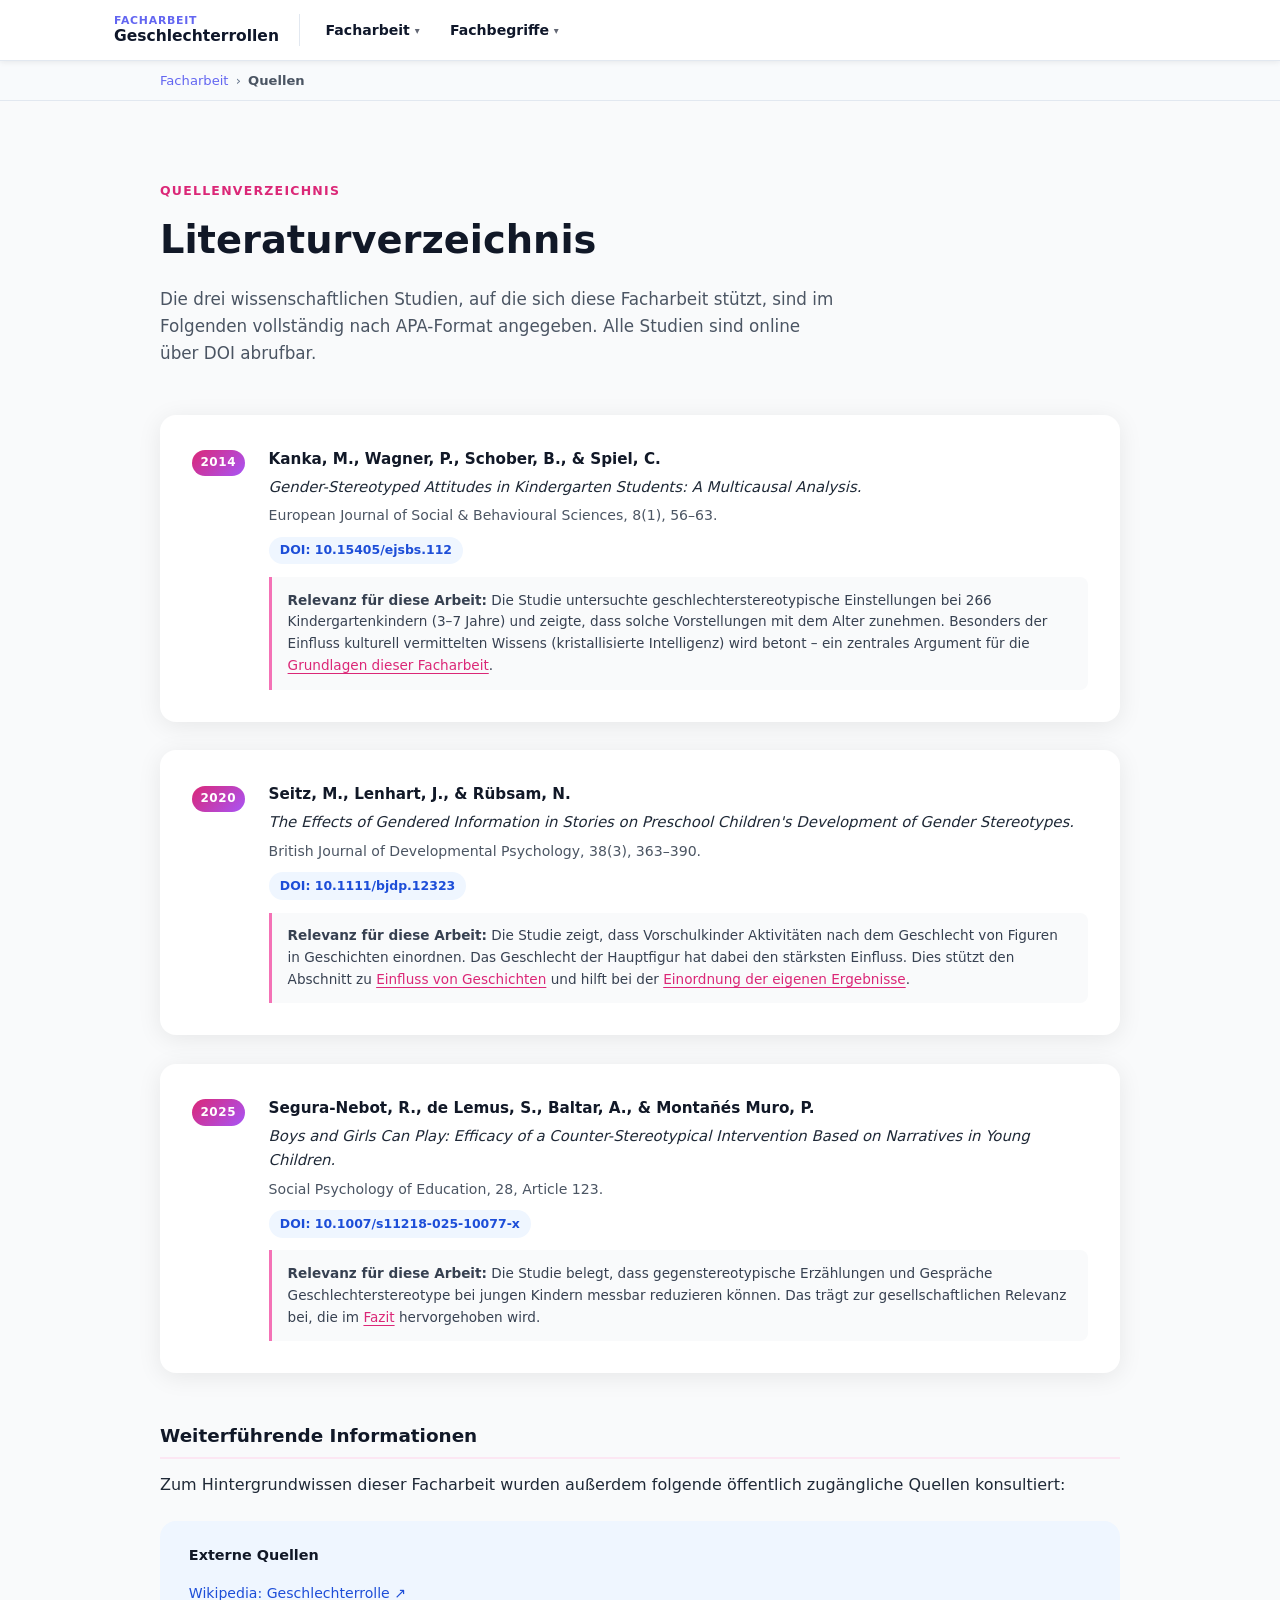
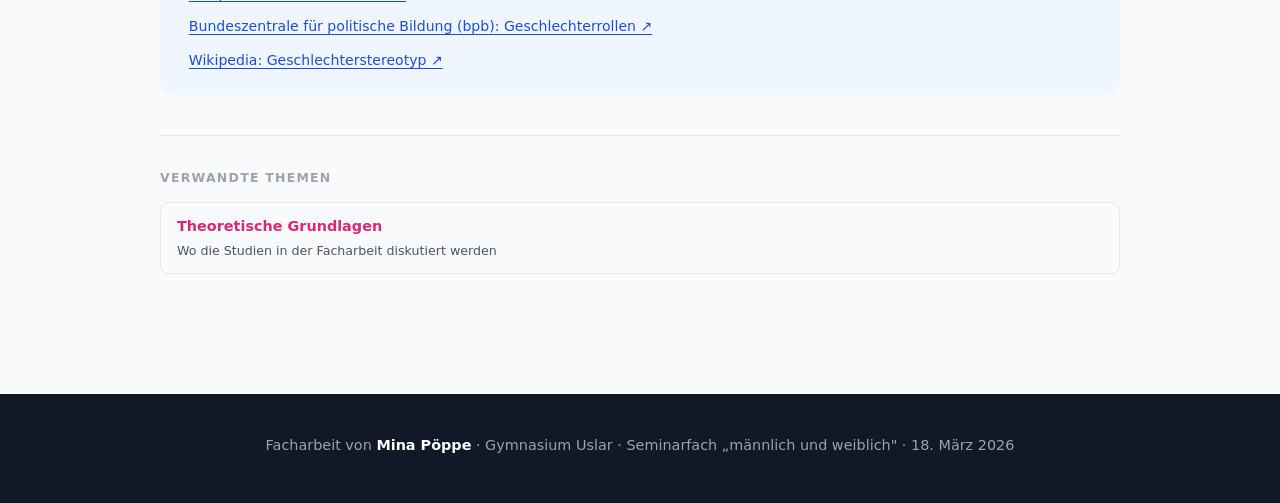
<file: quellen.html>
<!DOCTYPE html>
<html lang="de">
<head>
  <meta charset="UTF-8" />
  <meta name="viewport" content="width=device-width, initial-scale=1.0" />
  <title>Quellen – Wie nehmen Kinder Geschlechterrollen wahr?</title>
  <link rel="stylesheet" href="style.css" />
</head>
<body>

  <div class="progress-bar" id="progressBar"></div>

  <nav class="site-nav">
    <div class="nav-inner">
      <a href="index.html" class="nav-logo"><span class="nav-logo-sub">Facharbeit</span><span class="nav-logo-main">Geschlechterrollen</span></a>
      <button class="nav-toggle" id="navToggle" aria-label="Menü">☰</button>
      <div class="nav-menu" id="navMenu">
        <div class="nav-group">
          <button class="nav-group-btn">Facharbeit <span class="nav-caret">▾</span></button>
          <div class="nav-dropdown">
            <a href="index.html" class="nav-link">Übersicht</a>
            <a href="grundlagen.html" class="nav-link">Grundlagen</a>
            <a href="methode.html" class="nav-link">Methode</a>
            <a href="ergebnisse.html" class="nav-link">Ergebnisse</a>
            <a href="diskussion.html" class="nav-link">Diskussion</a>
            <a href="fazit.html" class="nav-link">Fazit</a>
            <a href="reflexion.html" class="nav-link">Reflexion</a>
            <a href="quellen.html" class="nav-link">Quellen</a>
          </div>
        </div>
        <div class="nav-group">
          <button class="nav-group-btn">Fachbegriffe <span class="nav-caret">▾</span></button>
          <div class="nav-dropdown">
            <a href="geschlechterrolle.html" class="nav-link">Geschlechterrolle</a>
            <a href="stereotypen.html" class="nav-link">Stereotyp</a>

          </div>
        </div>
      </div>
    </div>
  </nav>
  <div class="breadcrumb">
    <div class="container">
      <a href="index.html">Facharbeit</a>
      <span>›</span>
      <span class="breadcrumb-current">Quellen</span>
    </div>
  </div>

  <main>
    <section id="quellen" class="section section-alt">
      <div class="container">
        <div class="section-label">Quellenverzeichnis</div>
        <h2>Literaturverzeichnis</h2>
        <p class="section-intro">Die drei wissenschaftlichen Studien, auf die sich diese Facharbeit stützt, sind im Folgenden vollständig nach APA-Format angegeben. Alle Studien sind online über DOI abrufbar.</p>

        <!-- KANKA -->
        <div id="kanka" class="source-card">
          <div class="source-year-badge">2014</div>
          <div class="source-content">
            <div class="source-authors">Kanka, M., Wagner, P., Schober, B., &amp; Spiel, C.</div>
            <div class="source-title">Gender-Stereotyped Attitudes in Kindergarten Students: A Multicausal Analysis.</div>
            <div class="source-journal">European Journal of Social &amp; Behavioural Sciences, 8(1), 56–63.</div>
            <div class="source-doi">
              <a href="https://doi.org/10.15405/ejsbs.112" target="_blank" rel="noopener" class="doi-link">
                DOI: 10.15405/ejsbs.112
              </a>
            </div>
            <div class="source-summary">
              <strong>Relevanz für diese Arbeit:</strong> Die Studie untersuchte geschlechterstereotypische Einstellungen bei 266 Kindergartenkindern (3–7 Jahre) und zeigte, dass solche Vorstellungen mit dem Alter zunehmen. Besonders der Einfluss kulturell vermittelten Wissens (kristallisierte Intelligenz) wird betont – ein zentrales Argument für die <a href="grundlagen.html#einfluss" class="inline-link">Grundlagen dieser Facharbeit</a>.
            </div>
          </div>
        </div>

        <!-- SEITZ -->
        <div id="seitz" class="source-card">
          <div class="source-year-badge">2020</div>
          <div class="source-content">
            <div class="source-authors">Seitz, M., Lenhart, J., &amp; Rübsam, N.</div>
            <div class="source-title">The Effects of Gendered Information in Stories on Preschool Children's Development of Gender Stereotypes.</div>
            <div class="source-journal">British Journal of Developmental Psychology, 38(3), 363–390.</div>
            <div class="source-doi">
              <a href="https://doi.org/10.1111/bjdp.12323" target="_blank" rel="noopener" class="doi-link">
                DOI: 10.1111/bjdp.12323
              </a>
            </div>
            <div class="source-summary">
              <strong>Relevanz für diese Arbeit:</strong> Die Studie zeigt, dass Vorschulkinder Aktivitäten nach dem Geschlecht von Figuren in Geschichten einordnen. Das Geschlecht der Hauptfigur hat dabei den stärksten Einfluss. Dies stützt den Abschnitt zu <a href="grundlagen.html#geschichten" class="inline-link">Einfluss von Geschichten</a> und hilft bei der <a href="diskussion.html" class="inline-link">Einordnung der eigenen Ergebnisse</a>.
            </div>
          </div>
        </div>

        <!-- SEGURA -->
        <div id="segura" class="source-card">
          <div class="source-year-badge">2025</div>
          <div class="source-content">
            <div class="source-authors">Segura-Nebot, R., de Lemus, S., Baltar, A., &amp; Montañés Muro, P.</div>
            <div class="source-title">Boys and Girls Can Play: Efficacy of a Counter-Stereotypical Intervention Based on Narratives in Young Children.</div>
            <div class="source-journal">Social Psychology of Education, 28, Article 123.</div>
            <div class="source-doi">
              <a href="https://doi.org/10.1007/s11218-025-10077-x" target="_blank" rel="noopener" class="doi-link">
                DOI: 10.1007/s11218-025-10077-x
              </a>
            </div>
            <div class="source-summary">
              <strong>Relevanz für diese Arbeit:</strong> Die Studie belegt, dass gegenstereotypische Erzählungen und Gespräche Geschlechterstereotype bei jungen Kindern messbar reduzieren können. Das trägt zur gesellschaftlichen Relevanz bei, die im <a href="fazit.html" class="inline-link">Fazit</a> hervorgehoben wird.
            </div>
          </div>
        </div>

        <!-- WEITERE VERWEISE -->
        <div class="content-block" style="margin-top:3rem;">
          <h3 class="content-h3">Weiterführende Informationen</h3>
          <p>Zum Hintergrundwissen dieser Facharbeit wurden außerdem folgende öffentlich zugängliche Quellen konsultiert:</p>
          <div class="external-links-box">
            <div class="ext-title">Externe Quellen</div>
            <ul class="ext-list">
              <li><a href="https://de.wikipedia.org/wiki/Geschlechterrolle" target="_blank" rel="noopener" class="ext-link">Wikipedia: Geschlechterrolle ↗</a></li>
              <li><a href="https://www.bpb.de/themen/gender-diversitaet/geschlechtliche-vielfalt-trans/500210/geschlechterrollen/" target="_blank" rel="noopener" class="ext-link">Bundeszentrale für politische Bildung (bpb): Geschlechterrollen ↗</a></li>
              <li><a href="https://de.wikipedia.org/wiki/Geschlechterstereotyp" target="_blank" rel="noopener" class="ext-link">Wikipedia: Geschlechterstereotyp ↗</a></li>
            </ul>
          </div>
        <div class="related-topics">
          <p class="related-label">Verwandte Themen</p>
          <div class="related-links">
            <a href="grundlagen.html" class="related-link">
              <span class="related-link-title">Theoretische Grundlagen</span>
              <span class="related-link-why">Wo die Studien in der Facharbeit diskutiert werden</span>
            </a>
          </div>
        </div>

        </div>
      </div>
    </section>
  </main>

  <footer class="footer">
    <div class="container">
      <p>Facharbeit von <strong>Mina Pöppe</strong> · Gymnasium Uslar · Seminarfach „männlich und weiblich" · 18. März 2026</p>

    </div>
  </footer>

  <button class="back-to-top" id="backToTop" aria-label="Nach oben">↑</button>
  <script src="script.js"></script>
</body>
</html>
</file>
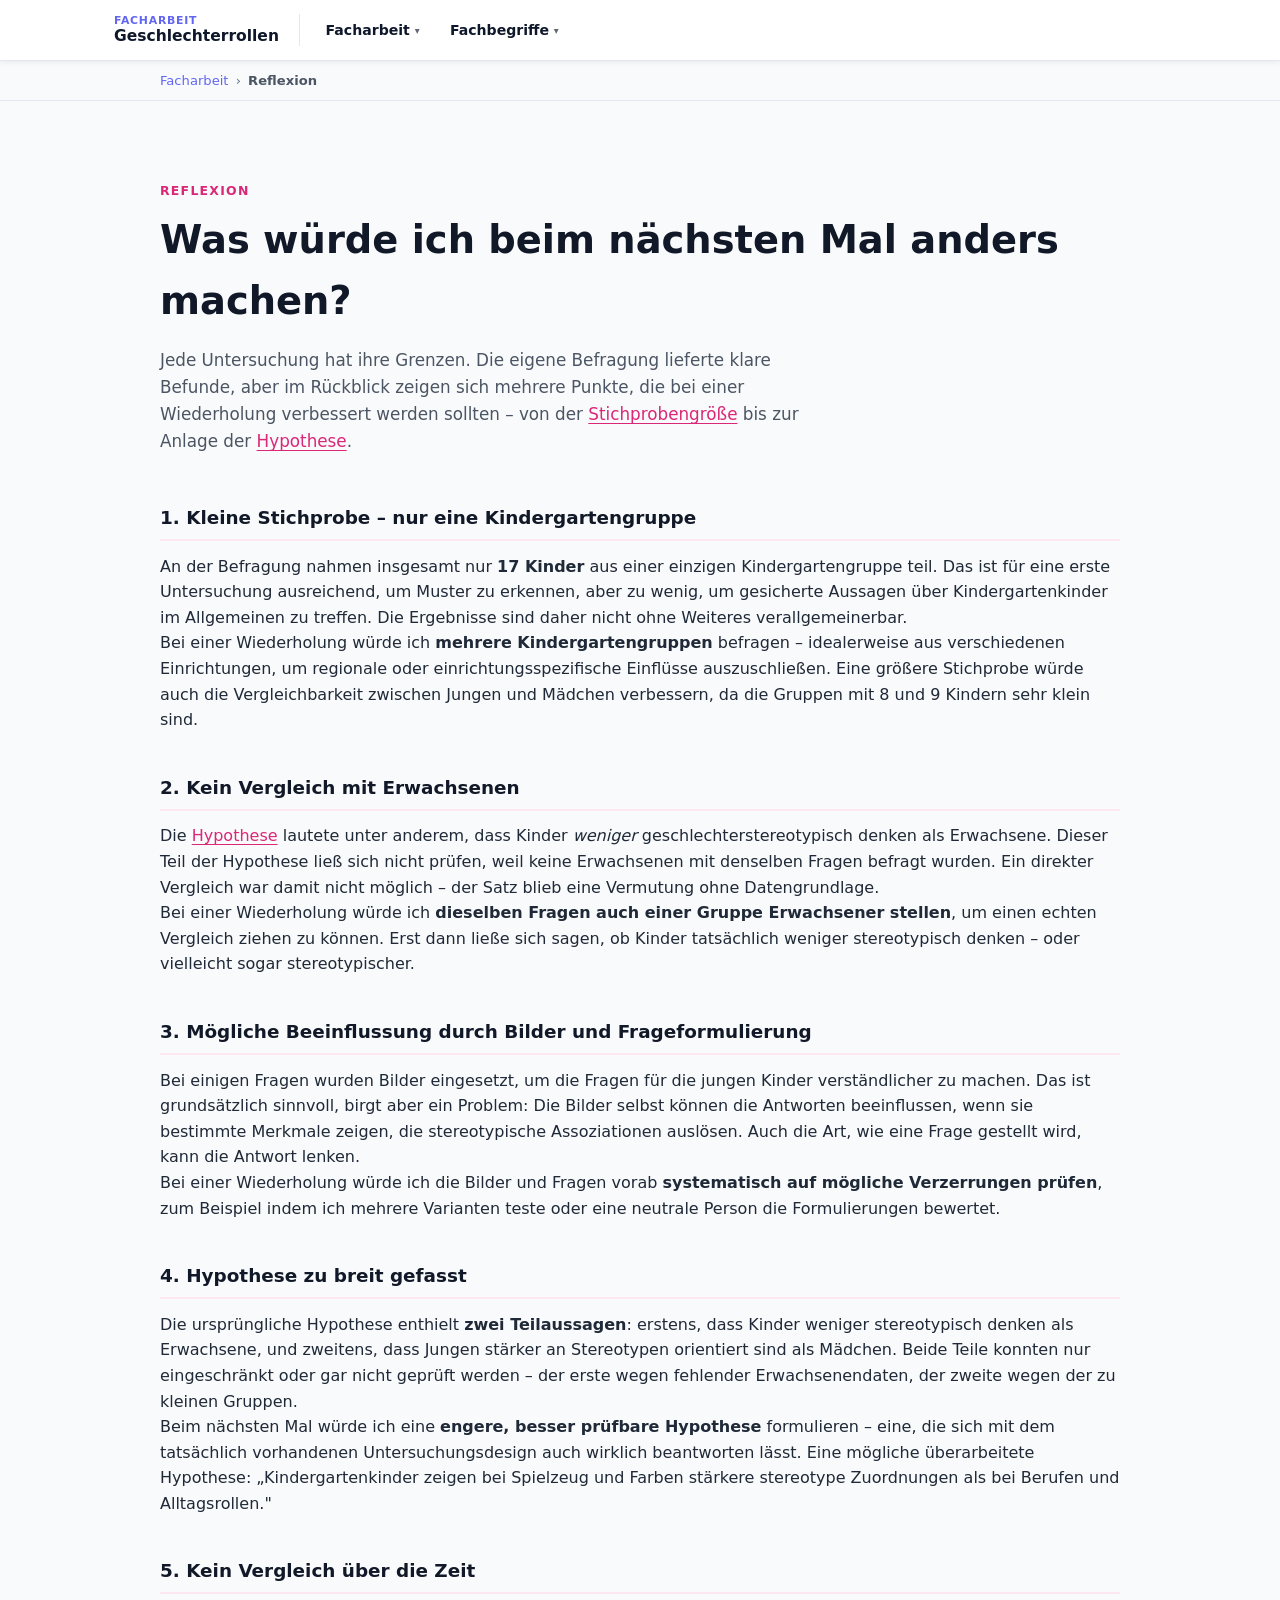
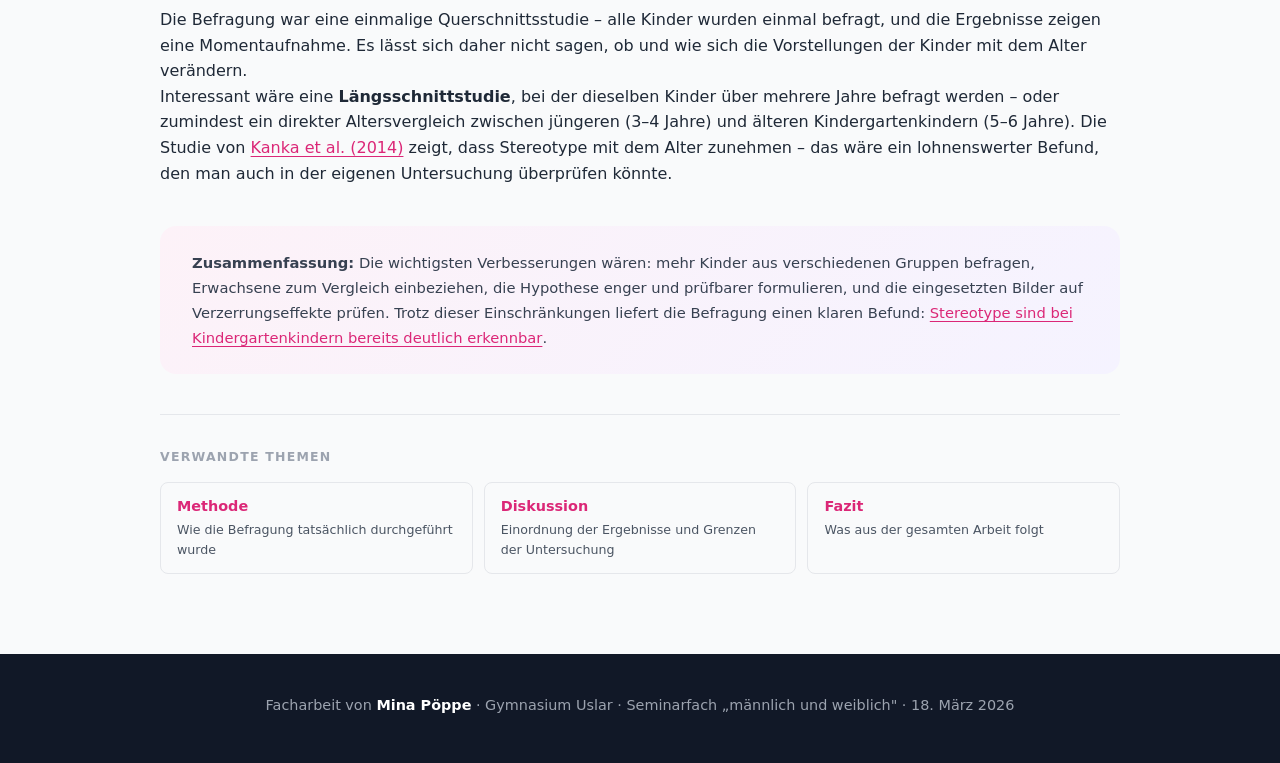
<file: reflexion.html>
<!DOCTYPE html>
<html lang="de">
<head>
  <meta charset="UTF-8" />
  <meta name="viewport" content="width=device-width, initial-scale=1.0" />
  <title>Reflexion & Verbesserungen – Wie nehmen Kinder Geschlechterrollen wahr?</title>
  <link rel="stylesheet" href="style.css" />
</head>
<body>

  <div class="progress-bar" id="progressBar"></div>

  <nav class="site-nav">
    <div class="nav-inner">
      <a href="index.html" class="nav-logo"><span class="nav-logo-sub">Facharbeit</span><span class="nav-logo-main">Geschlechterrollen</span></a>
      <button class="nav-toggle" id="navToggle" aria-label="Menü">☰</button>
      <div class="nav-menu" id="navMenu">
        <div class="nav-group">
          <button class="nav-group-btn">Facharbeit <span class="nav-caret">▾</span></button>
          <div class="nav-dropdown">
            <a href="index.html" class="nav-link">Übersicht</a>
            <a href="grundlagen.html" class="nav-link">Grundlagen</a>
            <a href="methode.html" class="nav-link">Methode</a>
            <a href="ergebnisse.html" class="nav-link">Ergebnisse</a>
            <a href="diskussion.html" class="nav-link">Diskussion</a>
            <a href="fazit.html" class="nav-link">Fazit</a>
            <a href="reflexion.html" class="nav-link">Reflexion</a>
            <a href="quellen.html" class="nav-link">Quellen</a>
          </div>
        </div>
        <div class="nav-group">
          <button class="nav-group-btn">Fachbegriffe <span class="nav-caret">▾</span></button>
          <div class="nav-dropdown">
            <a href="geschlechterrolle.html" class="nav-link">Geschlechterrolle</a>
            <a href="stereotypen.html" class="nav-link">Stereotyp</a>
          </div>
        </div>
      </div>
    </div>
  </nav>

  <div class="breadcrumb">
    <div class="container">
      <a href="index.html">Facharbeit</a>
      <span>›</span>
      <span class="breadcrumb-current">Reflexion</span>
    </div>
  </div>

  <main>
    <section id="reflexion" class="section section-alt">
      <div class="container">

        <div class="section-label">Reflexion</div>
        <h2>Was würde ich beim nächsten Mal anders machen?</h2>
        <p class="section-intro">Jede Untersuchung hat ihre Grenzen. Die eigene Befragung lieferte klare Befunde, aber im Rückblick zeigen sich mehrere Punkte, die bei einer Wiederholung verbessert werden sollten – von der <a href="methode.html#stichprobe" class="inline-link">Stichprobengröße</a> bis zur Anlage der <a href="index.html#hypothese" class="inline-link">Hypothese</a>.</p>

        <div class="content-block">
          <h3 class="content-h3">1. Kleine Stichprobe – nur eine Kindergartengruppe</h3>
          <p>An der Befragung nahmen insgesamt nur <strong>17 Kinder</strong> aus einer einzigen Kindergartengruppe teil. Das ist für eine erste Untersuchung ausreichend, um Muster zu erkennen, aber zu wenig, um gesicherte Aussagen über Kindergartenkinder im Allgemeinen zu treffen. Die Ergebnisse sind daher nicht ohne Weiteres verallgemeinerbar.</p>
          <p>Bei einer Wiederholung würde ich <strong>mehrere Kindergartengruppen</strong> befragen – idealerweise aus verschiedenen Einrichtungen, um regionale oder einrichtungsspezifische Einflüsse auszuschließen. Eine größere Stichprobe würde auch die Vergleichbarkeit zwischen Jungen und Mädchen verbessern, da die Gruppen mit 8 und 9 Kindern sehr klein sind.</p>
        </div>

        <div class="content-block">
          <h3 class="content-h3">2. Kein Vergleich mit Erwachsenen</h3>
          <p>Die <a href="index.html#hypothese" class="inline-link">Hypothese</a> lautete unter anderem, dass Kinder <em>weniger</em> geschlechterstereotypisch denken als Erwachsene. Dieser Teil der Hypothese ließ sich nicht prüfen, weil keine Erwachsenen mit denselben Fragen befragt wurden. Ein direkter Vergleich war damit nicht möglich – der Satz blieb eine Vermutung ohne Datengrundlage.</p>
          <p>Bei einer Wiederholung würde ich <strong>dieselben Fragen auch einer Gruppe Erwachsener stellen</strong>, um einen echten Vergleich ziehen zu können. Erst dann ließe sich sagen, ob Kinder tatsächlich weniger stereotypisch denken – oder vielleicht sogar stereotypischer.</p>
        </div>

        <div class="content-block">
          <h3 class="content-h3">3. Mögliche Beeinflussung durch Bilder und Frageformulierung</h3>
          <p>Bei einigen Fragen wurden Bilder eingesetzt, um die Fragen für die jungen Kinder verständlicher zu machen. Das ist grundsätzlich sinnvoll, birgt aber ein Problem: Die Bilder selbst können die Antworten beeinflussen, wenn sie bestimmte Merkmale zeigen, die stereotypische Assoziationen auslösen. Auch die Art, wie eine Frage gestellt wird, kann die Antwort lenken.</p>
          <p>Bei einer Wiederholung würde ich die Bilder und Fragen vorab <strong>systematisch auf mögliche Verzerrungen prüfen</strong>, zum Beispiel indem ich mehrere Varianten teste oder eine neutrale Person die Formulierungen bewertet.</p>
        </div>

        <div class="content-block">
          <h3 class="content-h3">4. Hypothese zu breit gefasst</h3>
          <p>Die ursprüngliche Hypothese enthielt <strong>zwei Teilaussagen</strong>: erstens, dass Kinder weniger stereotypisch denken als Erwachsene, und zweitens, dass Jungen stärker an Stereotypen orientiert sind als Mädchen. Beide Teile konnten nur eingeschränkt oder gar nicht geprüft werden – der erste wegen fehlender Erwachsenendaten, der zweite wegen der zu kleinen Gruppen.</p>
          <p>Beim nächsten Mal würde ich eine <strong>engere, besser prüfbare Hypothese</strong> formulieren – eine, die sich mit dem tatsächlich vorhandenen Untersuchungsdesign auch wirklich beantworten lässt. Eine mögliche überarbeitete Hypothese: „Kindergartenkinder zeigen bei Spielzeug und Farben stärkere stereotype Zuordnungen als bei Berufen und Alltagsrollen."</p>
        </div>

        <div class="content-block">
          <h3 class="content-h3">5. Kein Vergleich über die Zeit</h3>
          <p>Die Befragung war eine einmalige Querschnittsstudie – alle Kinder wurden einmal befragt, und die Ergebnisse zeigen eine Momentaufnahme. Es lässt sich daher nicht sagen, ob und wie sich die Vorstellungen der Kinder mit dem Alter verändern.</p>
          <p>Interessant wäre eine <strong>Längsschnittstudie</strong>, bei der dieselben Kinder über mehrere Jahre befragt werden – oder zumindest ein direkter Altersvergleich zwischen jüngeren (3–4 Jahre) und älteren Kindergartenkindern (5–6 Jahre). Die Studie von <a href="quellen.html#kanka" class="inline-link">Kanka et al. (2014)</a> zeigt, dass Stereotype mit dem Alter zunehmen – das wäre ein lohnenswerter Befund, den man auch in der eigenen Untersuchung überprüfen könnte.</p>
        </div>

        <div class="summary-box">
          <strong>Zusammenfassung:</strong> Die wichtigsten Verbesserungen wären: mehr Kinder aus verschiedenen Gruppen befragen, Erwachsene zum Vergleich einbeziehen, die Hypothese enger und prüfbarer formulieren, und die eingesetzten Bilder auf Verzerrungseffekte prüfen. Trotz dieser Einschränkungen liefert die Befragung einen klaren Befund: <a href="ergebnisse.html" class="inline-link">Stereotype sind bei Kindergartenkindern bereits deutlich erkennbar</a>.
        </div>

        <div class="related-topics">
          <p class="related-label">Verwandte Themen</p>
          <div class="related-links">
            <a href="methode.html" class="related-link">
              <span class="related-link-title">Methode</span>
              <span class="related-link-why">Wie die Befragung tatsächlich durchgeführt wurde</span>
            </a>
            <a href="diskussion.html" class="related-link">
              <span class="related-link-title">Diskussion</span>
              <span class="related-link-why">Einordnung der Ergebnisse und Grenzen der Untersuchung</span>
            </a>
            <a href="fazit.html" class="related-link">
              <span class="related-link-title">Fazit</span>
              <span class="related-link-why">Was aus der gesamten Arbeit folgt</span>
            </a>
          </div>
        </div>

      </div>
    </section>
  </main>

  <footer class="footer">
    <div class="container">
      <p>Facharbeit von <strong>Mina Pöppe</strong> · Gymnasium Uslar · Seminarfach „männlich und weiblich" · 18. März 2026</p>
    </div>
  </footer>

  <button class="back-to-top" id="backToTop" aria-label="Nach oben">↑</button>
  <script src="script.js"></script>
</body>
</html>
</file>
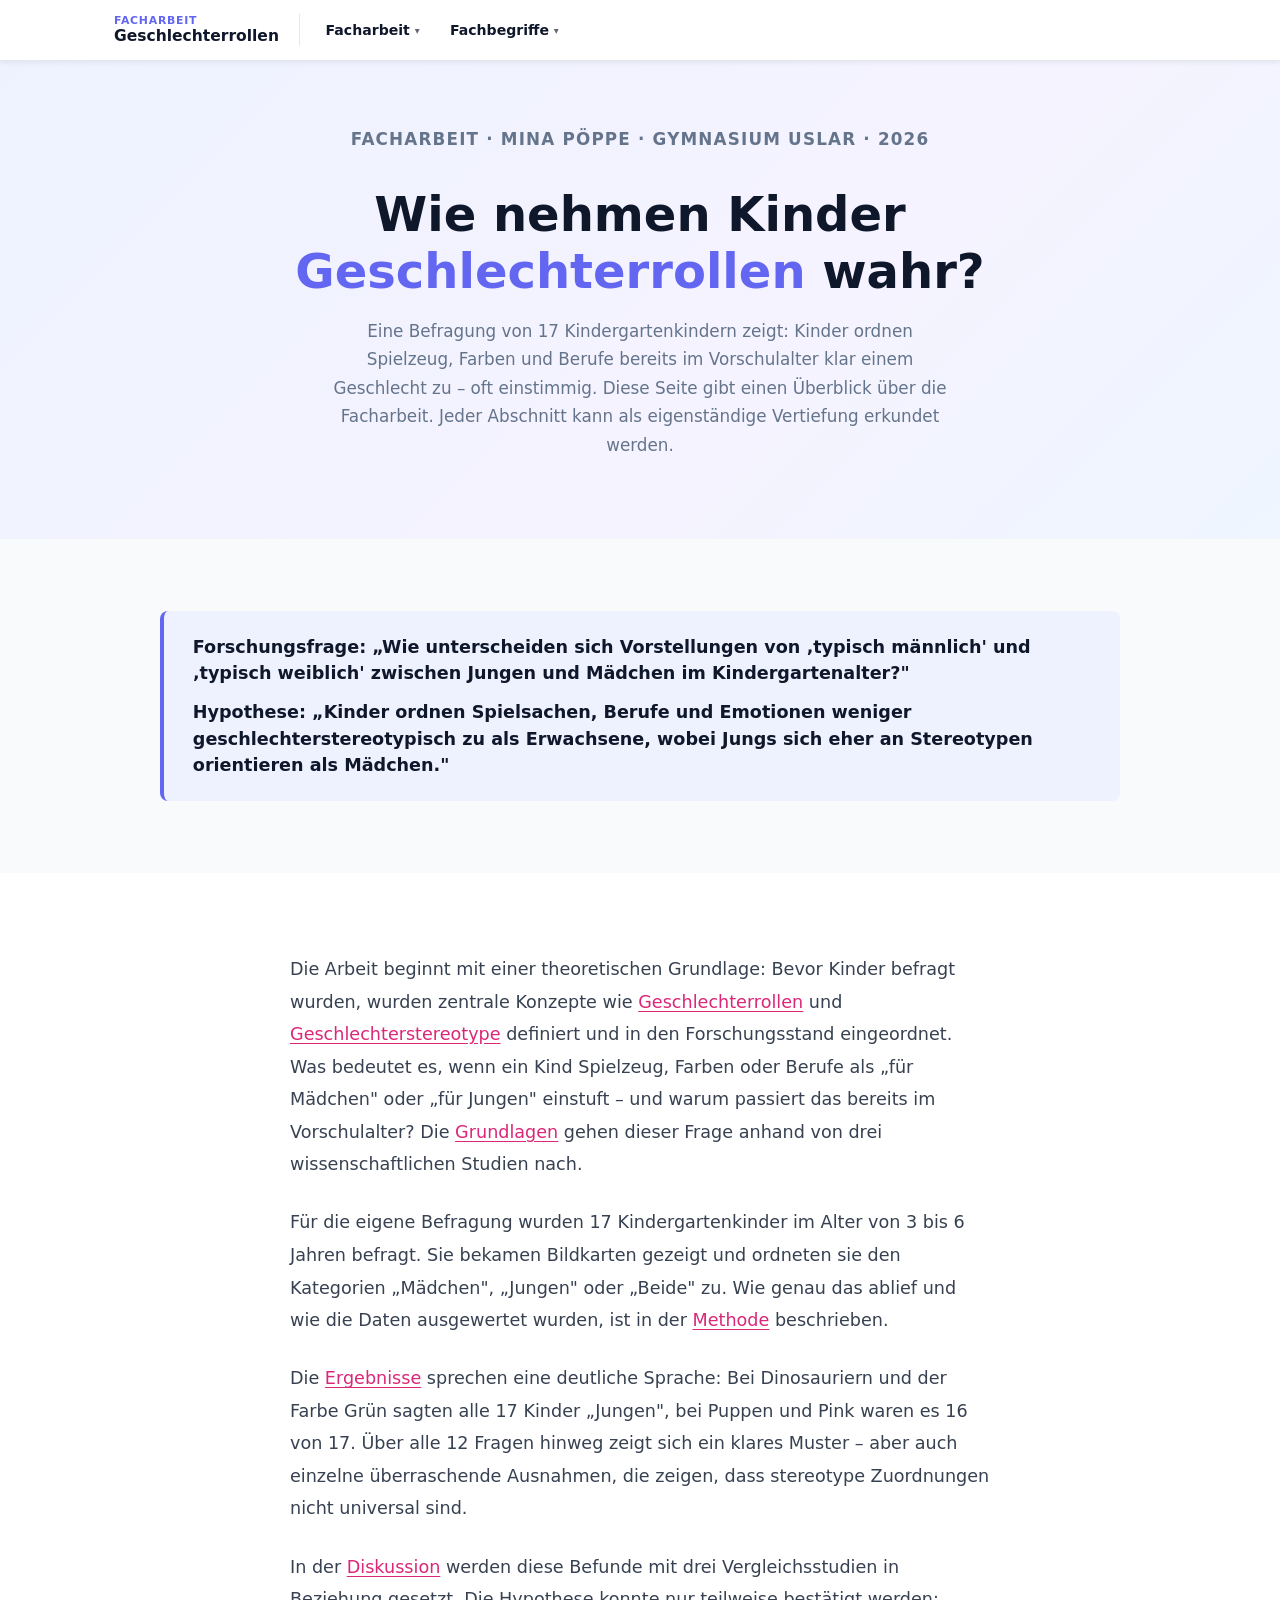
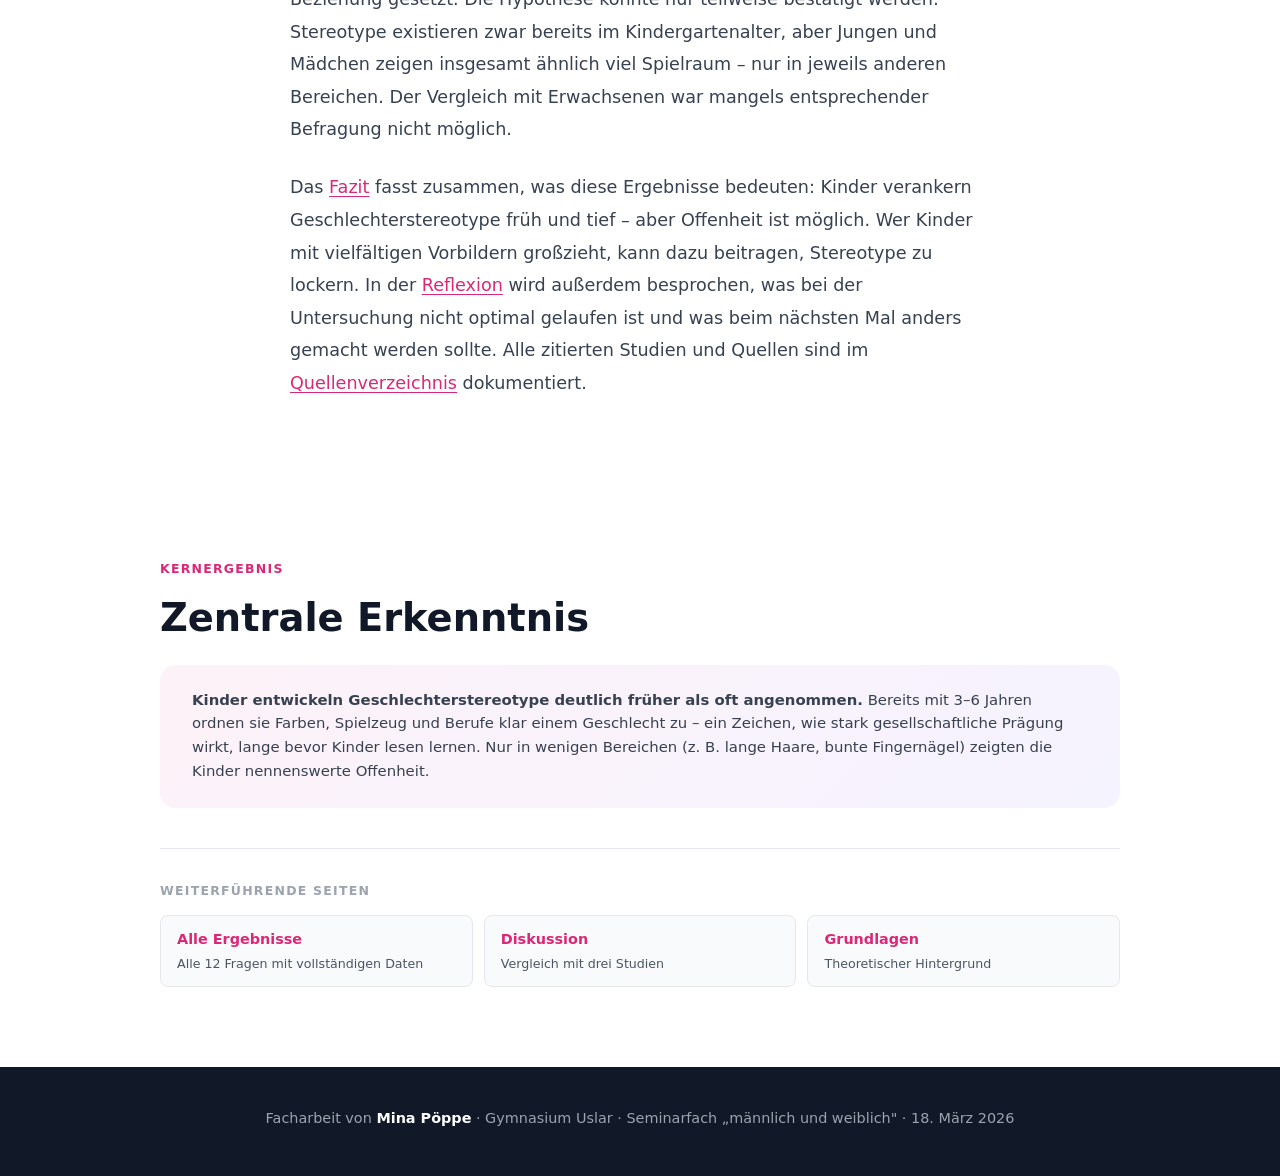
<file: sozialisation.html>
<!DOCTYPE html>
<html lang="de">
<head>
  <meta charset="UTF-8" />
  <meta http-equiv="refresh" content="0; url=index.html" />
  <title>Weiterleitung – Facharbeit Mina Pöppe</title>
</head>
<body>

  <div class="progress-bar" id="progressBar"></div>

  <nav class="site-nav">
    <div class="nav-inner">
      <a href="index.html" class="nav-logo"><span class="nav-logo-sub">Facharbeit</span><span class="nav-logo-main">Geschlechterrollen</span></a>
      <button class="nav-toggle" id="navToggle" aria-label="Menü">☰</button>
      <div class="nav-menu" id="navMenu">
        <div class="nav-group">
          <button class="nav-group-btn">Facharbeit <span class="nav-caret">▾</span></button>
          <div class="nav-dropdown">
            <a href="index.html" class="nav-link">Übersicht</a>
            <a href="grundlagen.html" class="nav-link">Grundlagen</a>
            <a href="methode.html" class="nav-link">Methode</a>
            <a href="ergebnisse.html" class="nav-link">Ergebnisse</a>
            <a href="diskussion.html" class="nav-link">Diskussion</a>
            <a href="fazit.html" class="nav-link">Fazit</a>
            <a href="quellen.html" class="nav-link">Quellen</a>
          </div>
        </div>
        <div class="nav-group">
          <button class="nav-group-btn">Fachbegriffe <span class="nav-caret">▾</span></button>
          <div class="nav-dropdown">
            <a href="geschlechterrolle.html" class="nav-link">Geschlechterrolle</a>
            <a href="stereotypen.html" class="nav-link">Stereotyp</a>
            <a href="sozialisation.html" class="nav-link">Sozialisation</a>
            <a href="gender.html" class="nav-link">Gender</a>
            <a href="stereotype-threat.html" class="nav-link">Stereotype Threat</a>
          </div>
        </div>
      </div>
    </div>
  </nav>
  <div class="breadcrumb">
    <div class="container">
      <a href="index.html">Facharbeit</a>
      <span>›</span>
      <span>Fachbegriffe</span>
      <span>›</span>
      <span class="breadcrumb-current">Sozialisation</span>
    </div>
  </div>

  <main>
    <section class="section section-alt">
      <div class="container">



        <div class="section-label">Sozialisation</div>
        <h2>Wie lernen Kinder Geschlechterrollen?</h2>
        <p class="section-intro">Kinder kommen nicht mit festgelegten Rollenvorstellungen zur Welt – sie erlernen sie. Dieser Prozess heißt <strong>Geschlechtersozialisation</strong>. Dieser Artikel erklärt, durch wen und wie er stattfindet, und was Forschung dazu sagt.</p>

        <!-- WAS IST SOZIALISATION -->
        <div id="was-ist" class="content-block">
          <h3 class="content-h3">Was ist Geschlechtersozialisation?</h3>

          <p><strong>Sozialisation</strong> beschreibt den Prozess, durch den Menschen die Normen, Werte und Verhaltensweisen ihrer Gesellschaft erlernen. <strong>Geschlechtersozialisation</strong> ist der Teil dieses Prozesses, der sich auf das Erlernen von geschlechtsbezogenen Erwartungen, Verhaltensweisen und Identitäten bezieht. Kinder beobachten, wie Erwachsene und Gleichaltrige Geschlechterrollen leben, und übernehmen früh, was in ihrer Umgebung als „typisch männlich" oder „typisch weiblich" gilt.</p>

          <div class="info-box">
            <strong>Wann beginnt es?</strong> Bereits kurz nachdem Kinder sich selbst einem Geschlecht zuordnen können, beginnen sie, ihr eigenes Geschlecht mit bestimmten Spielzeugen, Farben und Verhaltensweisen zu verknüpfen – ein Zeichen, dass gesellschaftliche Prägung bereits wirkt. Laut <a href="quellen.html#kanka" class="inline-link">Kanka et al. (2014)</a> nehmen stereotypische Einstellungen mit dem Alter und dem kulturellen Wissen zu.
          </div>
        </div>

        <!-- AKTEURE -->
        <div id="akteure" class="content-block">
          <h3 class="content-h3">Wer sozialisiert Kinder?</h3>

          <p>Die wichtigsten Sozialisationsinstanzen sind: <strong>Familie</strong> – Eltern sind die ersten und stärksten Vorbilder; schon bei Kleidung, Spielzeug und Freizeitaktivitäten senden sie oft unbewusst geschlechterspezifische Botschaften. <strong>Kinderbücher und Geschichten</strong> – <a href="quellen.html#seitz" class="inline-link">Seitz, Lenhart &amp; Rübsam (2020)</a> belegen, dass Kinder Aktivitäten nach dem Geschlecht der Hauptfigur ordnen, wobei Figuren mit gleichem Geschlecht besonders stark wirken. <strong>Medien und Werbung</strong> vermitteln klare Rollenbilder über Zeichentrickfiguren und Spielzeugwerbung. <strong>Gleichaltrige (Peers)</strong> setzen Normen durch und sanktionieren Abweichungen sozial. <strong>Pädagoginnen und Pädagogen</strong> können, wie <a href="quellen.html#segura" class="inline-link">Segura-Nebot et al. (2025)</a> zeigen, durch gezielte Einheiten stereotype Vorstellungen messbar reduzieren. Und schließlich prägt die <strong>kulturelle Norm</strong> insgesamt, was als „normal" gilt – da Stereotype je nach Kultur variieren, wird deutlich, dass sie gesellschaftlich konstruiert und damit veränderbar sind.</p>
        </div>

        <!-- WAS KANN MAN TUN -->
        <div id="interventionen" class="content-block">
          <h3 class="content-h3">Was kann man dagegen tun?</h3>

          <p>Die Forschung zeigt, dass Stereotype veränderbar sind – besonders in der frühen Kindheit. <a href="quellen.html#segura" class="inline-link">Segura-Nebot et al. (2025)</a> belegen, dass gezielte gegenstereotypische Erzählungen und Gespräche im Kindergartenalter stereotypische Vorstellungen von Spielzeug und Berufen messbar reduzieren können. <a href="quellen.html#seitz" class="inline-link">Seitz et al. (2020)</a> zeigen, dass Kinder durch Figuren in Geschichten stark beeinflusst werden – bewusst eingesetzte Vorbilder können daher ein offeneres Rollenverständnis fördern.</p>

          <div class="summary-box">
            <strong>Fazit:</strong> Geschlechtersozialisation beginnt früh und ist allgegenwärtig – aber Erwachsene haben großen Einfluss darauf, ob Kinder ein flexibles oder ein starres Rollenverständnis entwickeln. Diesen Einfluss bewusst zu nutzen, ist das zentrale Anliegen moderner Geschlechterpädagogik. Mehr zu den konkreten Ergebnissen der Befragung dieser Facharbeit: <a href="ergebnisse.html" class="inline-link">Darstellung der Ergebnisse</a>.
          </div>

        <div class="related-topics">
          <p class="related-label">Verwandte Themen</p>
          <div class="related-links">
            <a href="geschlechterrolle.html" class="related-link">
              <span class="related-link-title">Was ist eine Geschlechterrolle?</span>
              <span class="related-link-why">Was durch Sozialisation erlernt wird</span>
            </a>
            <a href="stereotypen.html" class="related-link">
              <span class="related-link-title">Was sind Geschlechterstereotype?</span>
              <span class="related-link-why">Die vereinfachten Annahmen, die Sozialisation transportiert</span>
            </a>
            <a href="ergebnisse.html" class="related-link">
              <span class="related-link-title">Ergebnisse der Befragung</span>
              <span class="related-link-why">Sozialisation in Aktion – was Kinder antworteten</span>
            </a>
          </div>
        </div>

        </div>

      </div>
    </section>
  </main>

  <footer class="footer">
    <div class="container">
      <p>Facharbeit von <strong>Mina Pöppe</strong> · Gymnasium Uslar · Seminarfach „männlich und weiblich" · 18. März 2026</p>

    </div>
  </footer>

  <button class="back-to-top" id="backToTop" aria-label="Nach oben">↑</button>
  <script src="script.js"></script>
</body>
</html>
</file>
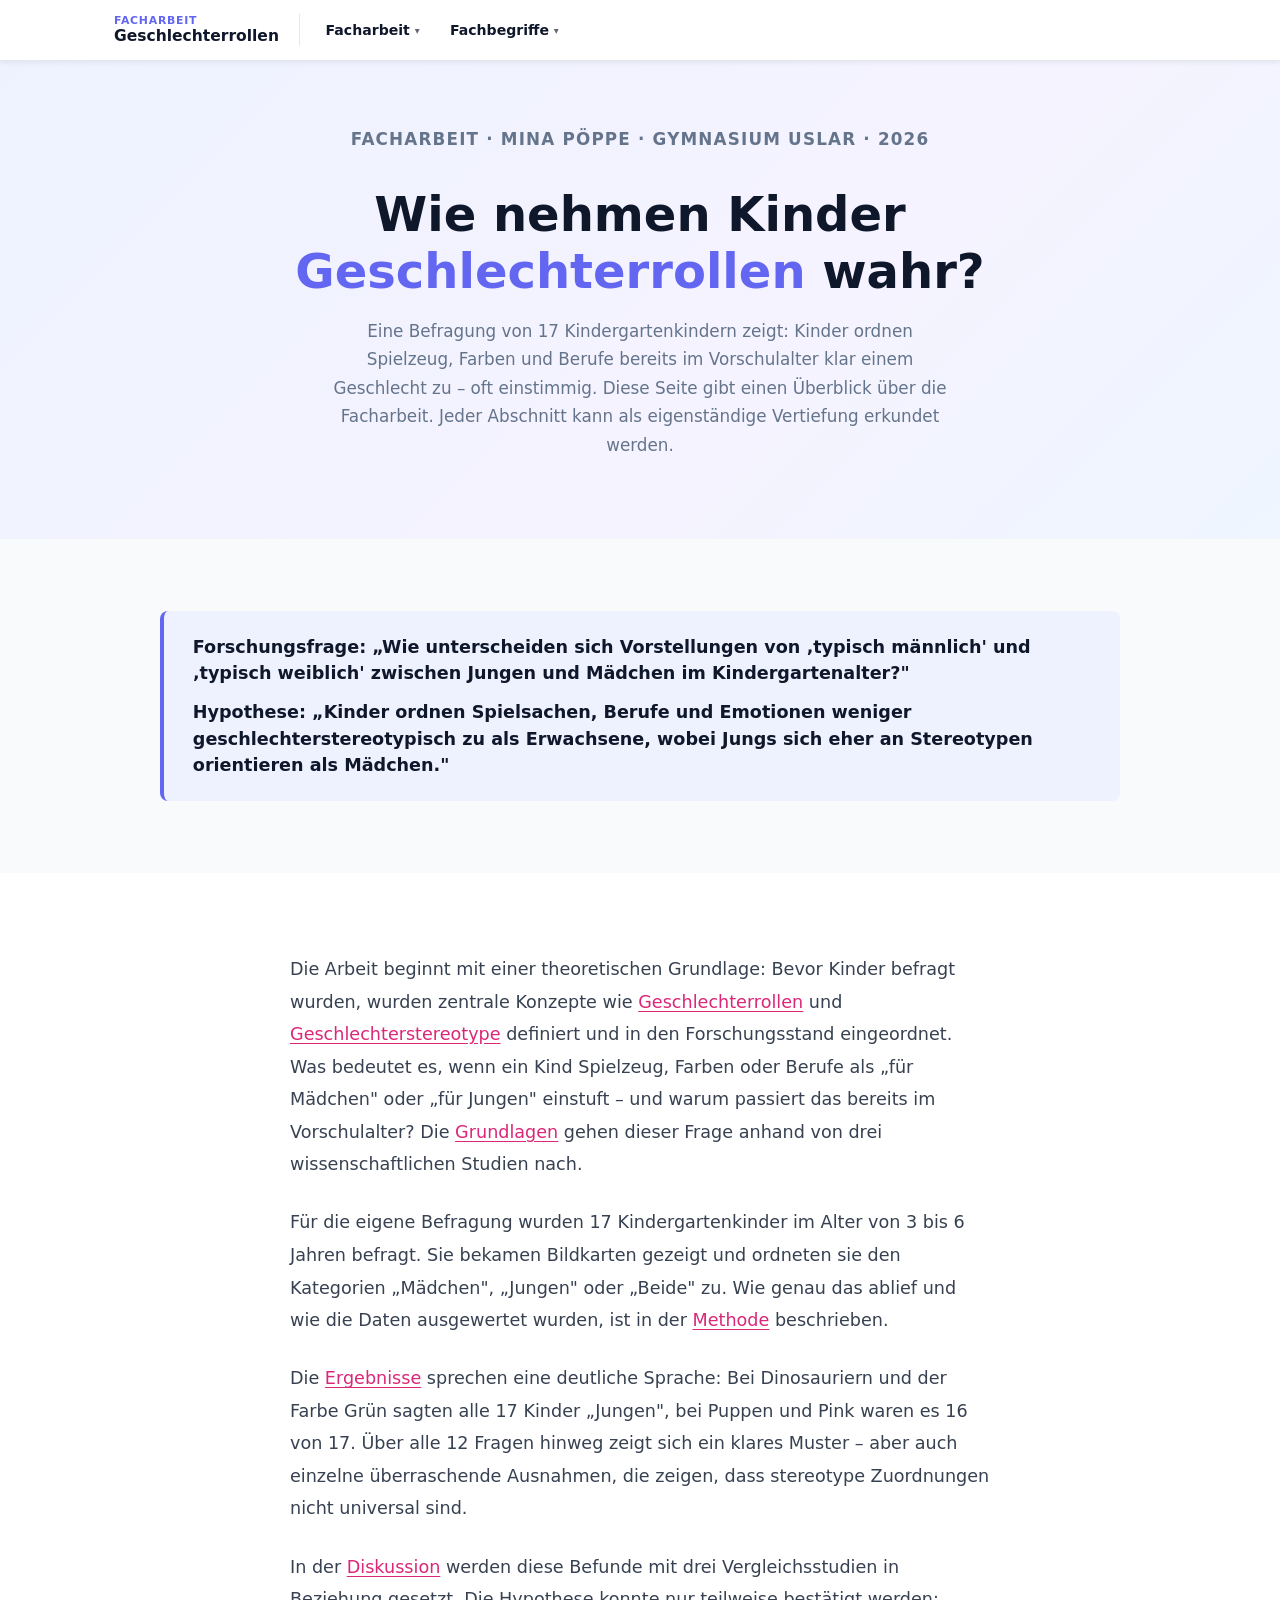
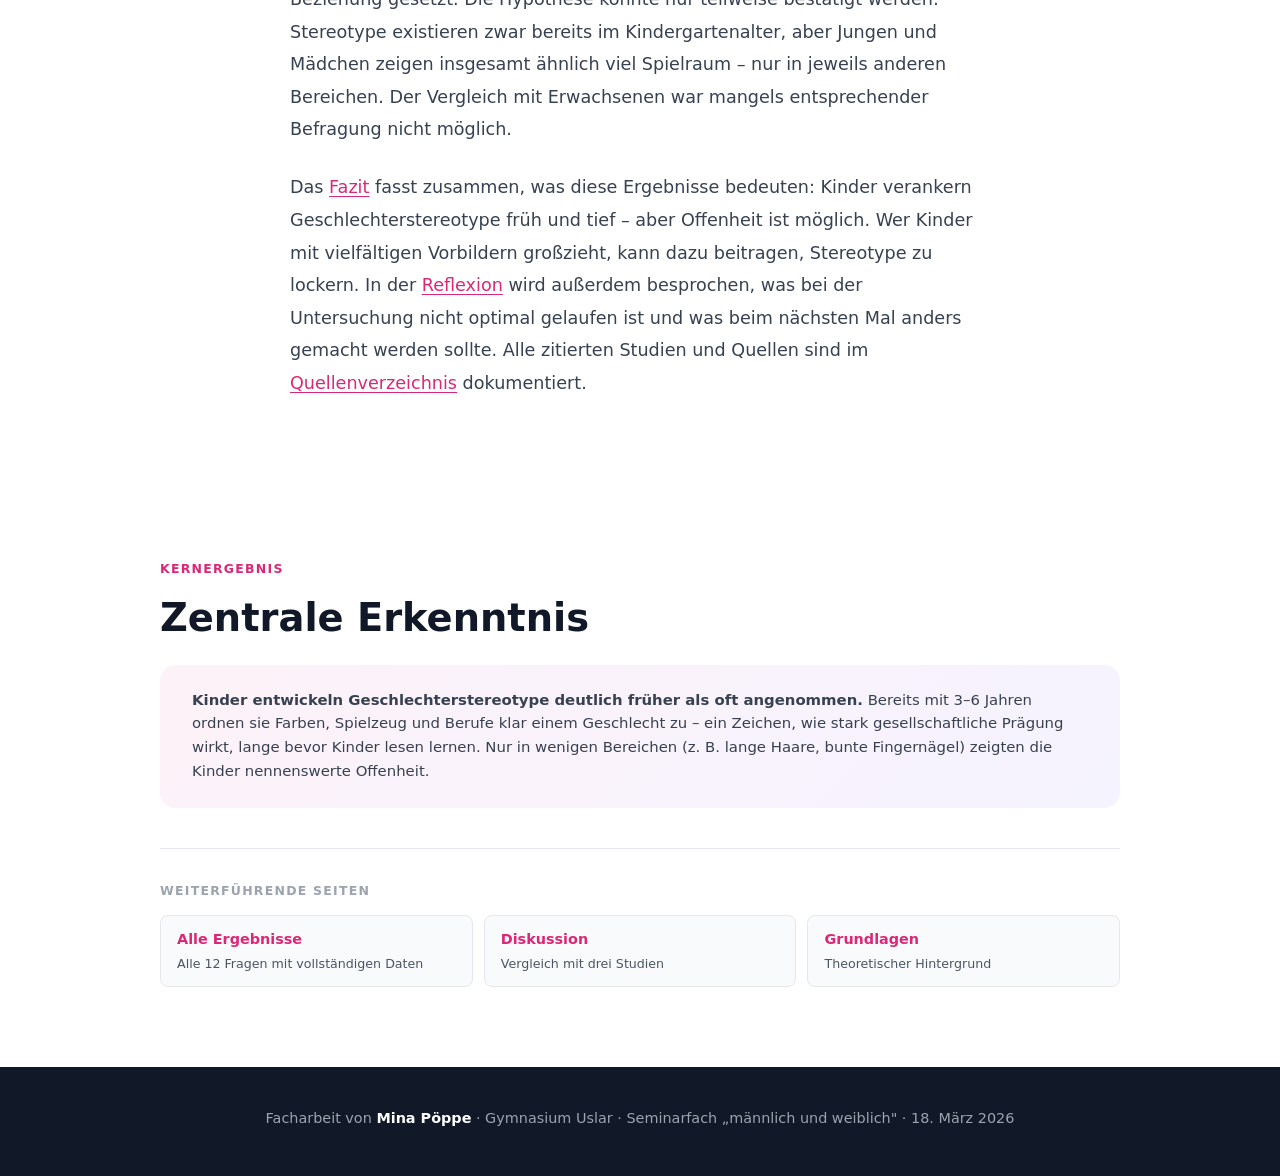
<file: stereotype-threat.html>
<!DOCTYPE html>
<html lang="de">
<head>
  <meta charset="UTF-8" />
  <meta http-equiv="refresh" content="0; url=index.html" />
  <title>Weiterleitung – Facharbeit Mina Pöppe</title>
</head>
<body>

  <div class="progress-bar" id="progressBar"></div>

  <nav class="site-nav">
    <div class="nav-inner">
      <a href="index.html" class="nav-logo"><span class="nav-logo-sub">Facharbeit</span><span class="nav-logo-main">Geschlechterrollen</span></a>
      <button class="nav-toggle" id="navToggle" aria-label="Menü">☰</button>
      <div class="nav-menu" id="navMenu">
        <div class="nav-group">
          <button class="nav-group-btn">Facharbeit <span class="nav-caret">▾</span></button>
          <div class="nav-dropdown">
            <a href="index.html" class="nav-link">Übersicht</a>
            <a href="grundlagen.html" class="nav-link">Grundlagen</a>
            <a href="methode.html" class="nav-link">Methode</a>
            <a href="ergebnisse.html" class="nav-link">Ergebnisse</a>
            <a href="diskussion.html" class="nav-link">Diskussion</a>
            <a href="fazit.html" class="nav-link">Fazit</a>
            <a href="quellen.html" class="nav-link">Quellen</a>
          </div>
        </div>
        <div class="nav-group">
          <button class="nav-group-btn">Fachbegriffe <span class="nav-caret">▾</span></button>
          <div class="nav-dropdown">
            <a href="geschlechterrolle.html" class="nav-link">Geschlechterrolle</a>
            <a href="stereotypen.html" class="nav-link">Stereotyp</a>
            <a href="sozialisation.html" class="nav-link">Sozialisation</a>
            <a href="gender.html" class="nav-link">Gender</a>
            <a href="stereotype-threat.html" class="nav-link">Stereotype Threat</a>
          </div>
        </div>
      </div>
    </div>
  </nav>
  <div class="breadcrumb">
    <div class="container">
      <a href="index.html">Facharbeit</a>
      <span>›</span>
      <span>Fachbegriffe</span>
      <span>›</span>
      <span class="breadcrumb-current">Stereotype Threat</span>
    </div>
  </div>

  <main>
    <section class="section section-alt">
      <div class="container">

        <div class="section-label">Fachbegriff</div>
        <h2>Stereotype Threat – die Angst, ein Vorurteil zu bestätigen</h2>

        <p>Stell dir vor, du schreibst einen Mathematiktest. Kurz vorher wirst du – absichtlich oder nicht – daran erinnert, dass „Mädchen schlechter in Mathe sind". Wird deine Leistung dadurch beeinflusst? Die Forschung zeigt: ja. Dieses Phänomen nennt sich <strong>Stereotype Threat</strong> (dt. Bedrohung durch Stereotype): die Angst, durch das eigene Verhalten ein negatives <a href="stereotypen.html" class="inline-link">Stereotyp</a> über die eigene soziale Gruppe zu bestätigen. Diese Angst kann die Leistung messbar verschlechtern – selbst wenn die Person das Stereotyp selbst für falsch hält.</p>

        <p>Für die vorliegende Facharbeit ist Stereotype Threat ein wichtiger Hintergedanke: Wenn Kinder im Kindergartenalter bereits lernen, was als „typisch männlich" oder „typisch weiblich" gilt – wie die <a href="ergebnisse.html" class="inline-link">Befragungsergebnisse</a> zeigen –, legen sie damit auch die Grundlage für spätere Effekte dieser Art. Wer früh lernt, dass Puppen für Mädchen und Technik für Jungen sind, kann später in entsprechenden Situationen von diesen <a href="geschlechterrolle.html" class="inline-link">Geschlechterrollen</a>-Erwartungen belastet werden. Die Studie von <a href="quellen.html#segura" class="inline-link">Segura-Nebot et al. (2025)</a> bietet hier einen Ausweg: Gegenstereotypische Erzählungen und bewusste pädagogische Arbeit können die Verfestigung dieser Zuordnungen bereits im Kindergartenalter bremsen.</p>

        <div class="related-topics">
          <div class="related-label">Verwandte Begriffe</div>
          <div class="related-links">
            <a href="stereotypen.html" class="related-link">
              <span class="related-link-title">Geschlechterstereotyp</span>
              <span class="related-link-why">Die Grundlage, auf der Stereotype Threat wirkt</span>
            </a>
            <a href="geschlechterrolle.html" class="related-link">
              <span class="related-link-title">Geschlechterrolle</span>
              <span class="related-link-why">Gesellschaftliche Erwartungen, die Druck erzeugen</span>
            </a>
            <a href="sozialisation.html" class="related-link">
              <span class="related-link-title">Sozialisation</span>
              <span class="related-link-why">Wie Kinder Stereotype verinnerlichen</span>
            </a>
            <a href="diskussion.html" class="related-link">
              <span class="related-link-title">Diskussion</span>
              <span class="related-link-why">Einordnung der Befragungsergebnisse</span>
            </a>
          </div>
        </div>

      </div>
    </section>
  </main>

  <footer class="footer">
    <div class="container">
      <p>Facharbeit von <strong>Mina Pöppe</strong> · Gymnasium Uslar · Seminarfach „männlich und weiblich" · 18. März 2026</p>

    </div>
  </footer>

  <button class="back-to-top" id="backToTop" aria-label="Nach oben">↑</button>
  <script src="script.js"></script>
</body>
</html>
</file>
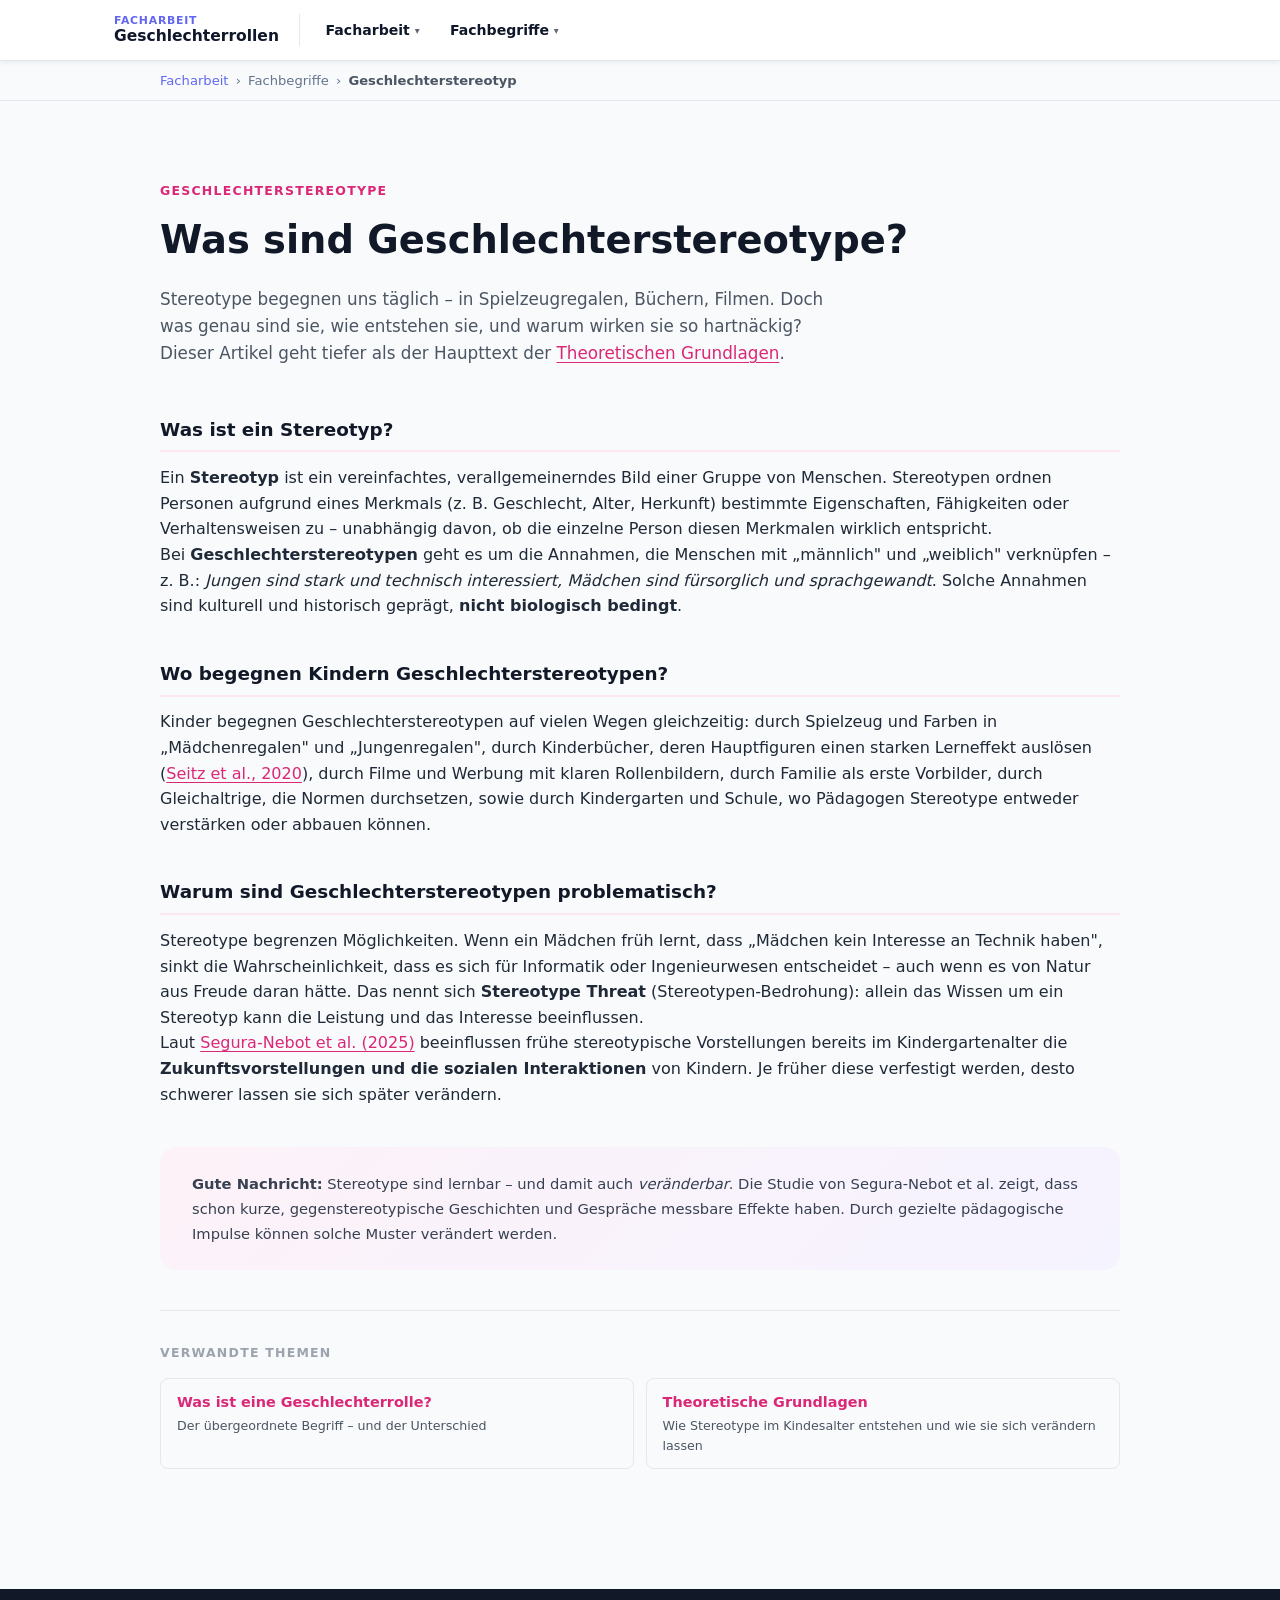
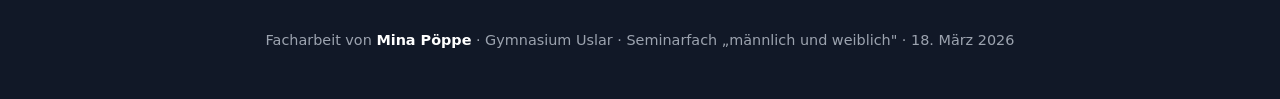
<file: stereotypen.html>
<!DOCTYPE html>
<html lang="de">
<head>
  <meta charset="UTF-8" />
  <meta name="viewport" content="width=device-width, initial-scale=1.0" />
  <title>Was sind Geschlechterstereotype? – Facharbeit Mina Pöppe</title>
  <link rel="stylesheet" href="style.css" />
</head>
<body>

  <div class="progress-bar" id="progressBar"></div>

  <nav class="site-nav">
    <div class="nav-inner">
      <a href="index.html" class="nav-logo"><span class="nav-logo-sub">Facharbeit</span><span class="nav-logo-main">Geschlechterrollen</span></a>
      <button class="nav-toggle" id="navToggle" aria-label="Menü">☰</button>
      <div class="nav-menu" id="navMenu">
        <div class="nav-group">
          <button class="nav-group-btn">Facharbeit <span class="nav-caret">▾</span></button>
          <div class="nav-dropdown">
            <a href="index.html" class="nav-link">Übersicht</a>
            <a href="grundlagen.html" class="nav-link">Grundlagen</a>
            <a href="methode.html" class="nav-link">Methode</a>
            <a href="ergebnisse.html" class="nav-link">Ergebnisse</a>
            <a href="diskussion.html" class="nav-link">Diskussion</a>
            <a href="fazit.html" class="nav-link">Fazit</a>
            <a href="reflexion.html" class="nav-link">Reflexion</a>
            <a href="quellen.html" class="nav-link">Quellen</a>
          </div>
        </div>
        <div class="nav-group">
          <button class="nav-group-btn">Fachbegriffe <span class="nav-caret">▾</span></button>
          <div class="nav-dropdown">
            <a href="geschlechterrolle.html" class="nav-link">Geschlechterrolle</a>
            <a href="stereotypen.html" class="nav-link">Stereotyp</a>

          </div>
        </div>
      </div>
    </div>
  </nav>
  <div class="breadcrumb">
    <div class="container">
      <a href="index.html">Facharbeit</a>
      <span>›</span>
      <span>Fachbegriffe</span>
      <span>›</span>
      <span class="breadcrumb-current">Geschlechterstereotyp</span>
    </div>
  </div>

  <main>
    <section class="section section-alt">
      <div class="container">



        <div class="section-label">Geschlechterstereotype</div>
        <h2>Was sind Geschlechterstereotype?</h2>
        <p class="section-intro">Stereotype begegnen uns täglich – in Spielzeugregalen, Büchern, Filmen. Doch was genau sind sie, wie entstehen sie, und warum wirken sie so hartnäckig? Dieser Artikel geht tiefer als der Haupttext der <a href="grundlagen.html" class="inline-link">Theoretischen Grundlagen</a>.</p>

        <!-- DEFINITION -->
        <div id="definition" class="content-block">
          <h3 class="content-h3">Was ist ein Stereotyp?</h3>
          <p>Ein <strong>Stereotyp</strong> ist ein vereinfachtes, verallgemeinerndes Bild einer Gruppe von Menschen. Stereotypen ordnen Personen aufgrund eines Merkmals (z. B. Geschlecht, Alter, Herkunft) bestimmte Eigenschaften, Fähigkeiten oder Verhaltensweisen zu – unabhängig davon, ob die einzelne Person diesen Merkmalen wirklich entspricht.</p>

          <p>Bei <strong>Geschlechterstereotypen</strong> geht es um die Annahmen, die Menschen mit „männlich" und „weiblich" verknüpfen – z. B.: <em>Jungen sind stark und technisch interessiert, Mädchen sind fürsorglich und sprachgewandt</em>. Solche Annahmen sind kulturell und historisch geprägt, <strong>nicht biologisch bedingt</strong>.</p>
        </div>

        <!-- MERKMALE -->
        <div id="merkmale" class="content-block">
          <h3 class="content-h3">Wo begegnen Kindern Geschlechterstereotypen?</h3>

          <p>Kinder begegnen Geschlechterstereotypen auf vielen Wegen gleichzeitig: durch Spielzeug und Farben in „Mädchenregalen" und „Jungenregalen", durch Kinderbücher, deren Hauptfiguren einen starken Lerneffekt auslösen (<a href="quellen.html#seitz" class="inline-link">Seitz et al., 2020</a>), durch Filme und Werbung mit klaren Rollenbildern, durch Familie als erste Vorbilder, durch Gleichaltrige, die Normen durchsetzen, sowie durch Kindergarten und Schule, wo Pädagogen Stereotype entweder verstärken oder abbauen können.</p>
        </div>

        <!-- WIRKUNG -->
        <div id="wirkung" class="content-block">
          <h3 class="content-h3">Warum sind Geschlechterstereotypen problematisch?</h3>

          <p>Stereotype begrenzen Möglichkeiten. Wenn ein Mädchen früh lernt, dass „Mädchen kein Interesse an Technik haben", sinkt die Wahrscheinlichkeit, dass es sich für Informatik oder Ingenieurwesen entscheidet – auch wenn es von Natur aus Freude daran hätte. Das nennt sich <strong>Stereotype Threat</strong> (Stereotypen-Bedrohung): allein das Wissen um ein Stereotyp kann die Leistung und das Interesse beeinflussen.</p>

          <p>Laut <a href="quellen.html#segura" class="inline-link">Segura-Nebot et al. (2025)</a> beeinflussen frühe stereotypische Vorstellungen bereits im Kindergartenalter die <strong>Zukunftsvorstellungen und die sozialen Interaktionen</strong> von Kindern. Je früher diese verfestigt werden, desto schwerer lassen sie sich später verändern.</p>

          <div class="summary-box">
            <strong>Gute Nachricht:</strong> Stereotype sind lernbar – und damit auch <em>veränderbar</em>. Die Studie von Segura-Nebot et al. zeigt, dass schon kurze, gegenstereotypische Geschichten und Gespräche messbare Effekte haben. Durch gezielte pädagogische Impulse können solche Muster verändert werden.
          </div>

        <div class="related-topics">
          <p class="related-label">Verwandte Themen</p>
          <div class="related-links">
            <a href="geschlechterrolle.html" class="related-link">
              <span class="related-link-title">Was ist eine Geschlechterrolle?</span>
              <span class="related-link-why">Der übergeordnete Begriff – und der Unterschied</span>
            </a>
            <a href="grundlagen.html" class="related-link">
              <span class="related-link-title">Theoretische Grundlagen</span>
              <span class="related-link-why">Wie Stereotype im Kindesalter entstehen und wie sie sich verändern lassen</span>
            </a>
          </div>
        </div>

        </div>
      </div>
    </section>
  </main>

  <footer class="footer">
    <div class="container">
      <p>Facharbeit von <strong>Mina Pöppe</strong> · Gymnasium Uslar · Seminarfach „männlich und weiblich" · 18. März 2026</p>

    </div>
  </footer>

  <button class="back-to-top" id="backToTop" aria-label="Nach oben">↑</button>
  <script src="script.js"></script>
</body>
</html>
</file>
<file: style.css>
/* ===== RESET & BASE ===== */
*, *::before, *::after { box-sizing: border-box; margin: 0; padding: 0; }

:root {
  /* Accent (navigation, buttons, links – gender-neutral indigo) */
  --accent: #6366f1;
  --accent-light: #eef2ff;
  --accent-dark: #4f46e5;

  /* Data colors (only for Mädchen/Jungen charts) */
  --pink: #f472b6;
  --pink-light: #fce7f3;
  --pink-dark: #db2777;
  --purple: #a855f7;
  --purple-light: #f3e8ff;
  --blue: #60a5fa;
  --blue-light: #eff6ff;
  --green: #4ade80;
  --green-light: #f0fdf4;
  --teal: #2dd4bf;

  /* Grays */
  --bg: #f8fafc;
  --bg-card: #ffffff;
  --text: #0f172a;
  --text-muted: #64748b;
  --border: #e2e8f0;
  --gray-50: #f9fafb;
  --gray-100: #f3f4f6;
  --gray-200: #e5e7eb;
  --gray-300: #d1d5db;
  --gray-400: #9ca3af;
  --gray-500: #6b7280;
  --gray-600: #4b5563;
  --gray-700: #374151;
  --gray-800: #1f2937;
  --gray-900: #111827;
  --white: #ffffff;

  --font: 'Segoe UI', system-ui, -apple-system, sans-serif;
  --radius: 16px;
  --radius-sm: 8px;
  --shadow: 0 4px 24px rgba(0,0,0,0.08);
  --shadow-md: 0 8px 40px rgba(0,0,0,0.12);
  --transition: 0.25s ease;
}

html { scroll-behavior: smooth; }

body {
  font-family: var(--font);
  color: var(--gray-800);
  background: var(--white);
  line-height: 1.6;
  overflow-x: hidden;
}

/* ===== HERO ===== */
.hero {
  min-height: 100vh;
  background: linear-gradient(135deg, #fdf2f8 0%, #f5f3ff 50%, #eff6ff 100%);
  display: flex;
  flex-direction: column;
  justify-content: center;
  align-items: center;
  position: relative;
  overflow: hidden;
  text-align: center;
  padding: 6rem 2rem 4rem;
}

.hero-content {
  position: relative;
  z-index: 2;
  max-width: 700px;
}

.hero-tag {
  display: inline-block;
  background: var(--white);
  border: 1.5px solid var(--pink);
  color: var(--pink-dark);
  font-size: 0.78rem;
  font-weight: 600;
  letter-spacing: 0.06em;
  text-transform: uppercase;
  padding: 0.35em 1em;
  border-radius: 999px;
  margin-bottom: 1.4rem;
}

.hero h1 {
  font-size: clamp(2.2rem, 5vw, 3.8rem);
  font-weight: 800;
  line-height: 1.15;
  color: var(--gray-900);
  margin-bottom: 1.2rem;
}

.accent { color: var(--pink-dark); }

.hero-sub {
  font-size: 1.15rem;
  color: var(--gray-600);
  max-width: 540px;
  margin: 0 auto 2rem;
}

.hero-buttons {
  display: flex;
  gap: 1rem;
  justify-content: center;
  flex-wrap: wrap;
}

.btn {
  display: inline-block;
  padding: 0.75em 2em;
  border-radius: 999px;
  font-weight: 600;
  font-size: 0.95rem;
  text-decoration: none;
  transition: transform var(--transition), box-shadow var(--transition);
  cursor: pointer;
  border: none;
}

.btn:hover { transform: translateY(-2px); box-shadow: var(--shadow-md); }

.btn-primary {
  background: linear-gradient(135deg, var(--pink-dark), var(--purple));
  color: var(--white);
}

.btn-outline {
  background: var(--white);
  color: var(--gray-800);
  border: 1.5px solid var(--gray-200);
}

/* Floating emojis */
.hero-visual { position: absolute; inset: 0; pointer-events: none; z-index: 1; }

.floating-item {
  position: absolute;
  font-size: 2.5rem;
  opacity: 0.18;
  animation: float 6s ease-in-out infinite;
}

.item-1 { top: 15%; left: 8%; animation-delay: 0s; }
.item-2 { top: 25%; right: 10%; animation-delay: 1.2s; }
.item-3 { bottom: 30%; left: 12%; animation-delay: 0.6s; }
.item-4 { bottom: 20%; right: 8%; animation-delay: 1.8s; }
.item-5 { top: 60%; left: 5%; animation-delay: 2.4s; }

@keyframes float {
  0%, 100% { transform: translateY(0); }
  50% { transform: translateY(-18px); }
}

.scroll-hint {
  position: absolute;
  bottom: 2.5rem;
  left: 50%;
  transform: translateX(-50%);
  color: var(--gray-400);
  text-decoration: none;
  font-size: 1.5rem;
  animation: bounce 2s infinite;
}

@keyframes bounce {
  0%, 100% { transform: translateX(-50%) translateY(0); }
  50% { transform: translateX(-50%) translateY(8px); }
}

/* ===== NAV ===== */
/* ===== BREADCRUMB NAV ===== */
.breadcrumb-nav {
  position: sticky;
  top: 0;
  z-index: 100;
  background: #fff;
  border-bottom: 2px solid var(--pink-light);
  box-shadow: 0 2px 8px rgba(0,0,0,0.07);
}

/* Only show .breadcrumb-inner — hides any leftover orphaned elements in the nav */
.breadcrumb-nav > :not(.breadcrumb-inner) {
  display: none;
}

.breadcrumb-nav .breadcrumb-inner {
  max-width: 900px;
  margin: 0 auto;
  padding: 0.75rem 2rem;
  display: flex;
  align-items: center;
  gap: 0.5rem;
  font-size: 0.82rem;
  flex-wrap: wrap;
}

.breadcrumb-nav .breadcrumb-inner a {
  color: var(--pink-dark);
  text-decoration: none;
  font-weight: 500;
  transition: color var(--transition);
}

.breadcrumb-nav .breadcrumb-inner a:hover { text-decoration: underline; }

.breadcrumb-nav .breadcrumb-sep {
  color: var(--gray-300);
  user-select: none;
  font-size: 0.9rem;
}

.breadcrumb-nav .breadcrumb-current {
  color: var(--gray-600);
  font-weight: 600;
}

/* ===== AGENDA (index.html table of contents) ===== */
.agenda-list {
  list-style: none;
  padding: 0;
  margin: 0;
  display: flex;
  flex-direction: column;
  gap: 0.4rem;
  counter-reset: agenda-counter;
}

.agenda-list li {
  counter-increment: agenda-counter;
  display: flex;
  align-items: baseline;
  gap: 0.6rem;
}

.agenda-list li::before {
  content: counter(agenda-counter);
  font-size: 0.72rem;
  font-weight: 700;
  color: var(--pink-dark);
  background: var(--pink-light);
  border-radius: 50%;
  width: 1.4em;
  height: 1.4em;
  display: inline-flex;
  align-items: center;
  justify-content: center;
  flex-shrink: 0;
}

.agenda-link {
  color: var(--gray-700, #374151);
  text-decoration: none;
  font-size: 0.9rem;
  transition: color var(--transition);
}

.agenda-link:hover { color: var(--pink-dark); text-decoration: underline; }

/* ===== SECTIONS ===== */
  position: sticky;
  top: 0;
  z-index: 100;
  background: rgba(255,255,255,0.96);
  backdrop-filter: blur(12px);
  border-bottom: 1px solid var(--gray-200);
  padding: 0.75rem 2rem;
}

.breadcrumb-inner {
  max-width: 1000px;
  margin: 0 auto;
  display: flex;
  align-items: center;
  gap: 0.4rem;
  flex-wrap: wrap;
  font-size: 0.83rem;
}

.breadcrumb-inner a {
  color: var(--pink-dark);
  text-decoration: none;
  font-weight: 500;
}

.breadcrumb-inner a:hover { text-decoration: underline; }

.breadcrumb-sep {
  color: var(--gray-300);
  font-size: 0.9rem;
  user-select: none;
}

.breadcrumb-current {
  color: var(--gray-600);
  font-weight: 600;
}

/* ===== SECTIONS ===== */
.section { padding: 5rem 2rem; }
.section-alt { background: var(--gray-50); }

.container { max-width: 1000px; margin: 0 auto; padding-left: 1.25rem; padding-right: 1.25rem; }

.section-label {
  font-size: 0.78rem;
  font-weight: 700;
  letter-spacing: 0.1em;
  text-transform: uppercase;
  color: var(--pink-dark);
  margin-bottom: 0.5rem;
}

h2 {
  font-size: clamp(1.7rem, 3vw, 2.4rem);
  font-weight: 800;
  color: var(--gray-900);
  margin-bottom: 1rem;
}

.section-intro {
  font-size: 1.05rem;
  color: var(--gray-600);
  max-width: 680px;
  margin-bottom: 3rem;
}

/* ===== HUB PROSE ===== */
.hub-prose {
  max-width: 740px;
}

.hub-prose p {
  font-size: 1.1rem;
  line-height: 1.85;
  color: var(--gray-700);
  margin-bottom: 1.6rem;
}

.hub-prose p:last-child {
  margin-bottom: 0;
}

/* ===== CARDS ===== */
.cards-grid {
  display: grid;
  grid-template-columns: repeat(auto-fit, minmax(210px, 1fr));
  gap: 1.2rem;
}

.card {
  border-radius: var(--radius);
  padding: 1.8rem;
  box-shadow: var(--shadow);
  transition: transform var(--transition), box-shadow var(--transition);
}

.card:hover { transform: translateY(-4px); box-shadow: var(--shadow-md); }

.card-pink { background: var(--pink-light); border-left: 4px solid var(--pink-dark); }
.card-purple { background: var(--purple-light); border-left: 4px solid var(--purple); }
.card-blue { background: var(--blue-light); border-left: 4px solid var(--blue); }
.card-green { background: var(--accent-light); border-left: 4px solid var(--accent); }

.card-icon { font-size: 2rem; margin-bottom: 0.8rem; }
.card h3 { font-size: 1.05rem; font-weight: 700; margin-bottom: 0.5rem; color: var(--gray-900); }
.card p { font-size: 0.9rem; color: var(--gray-600); line-height: 1.5; }

/* ===== TABS ===== */
.tabs { background: var(--white); border-radius: var(--radius); box-shadow: var(--shadow); overflow: hidden; }

.tab-buttons {
  display: flex;
  border-bottom: 1px solid var(--gray-200);
  background: var(--gray-50);
}

.tab-btn {
  flex: 1;
  padding: 1rem 1.5rem;
  border: none;
  background: transparent;
  font-family: var(--font);
  font-weight: 600;
  font-size: 0.9rem;
  color: var(--gray-600);
  cursor: pointer;
  transition: all var(--transition);
  border-bottom: 3px solid transparent;
}

.tab-btn:hover { color: var(--pink-dark); background: var(--pink-light); }
.tab-btn.active { color: var(--pink-dark); border-bottom-color: var(--pink-dark); background: var(--white); }

.tab-content { display: none; }
.tab-content.active { display: block; }

.tab-inner {
  display: grid;
  grid-template-columns: 1fr 1fr;
  gap: 2rem;
  padding: 2.5rem;
  align-items: start;
}

@media (max-width: 640px) {
  .tab-inner { grid-template-columns: 1fr; }
}

.tab-text h3 { font-size: 1.15rem; font-weight: 700; margin-bottom: 0.8rem; }
.tab-text p { color: var(--gray-600); margin-bottom: 0.8rem; font-size: 0.93rem; }

.definition-box { margin: 1.2rem 0; display: flex; flex-direction: column; gap: 0.8rem; }

.def-item {
  display: flex;
  flex-direction: column;
  gap: 0.2rem;
  padding: 1rem;
  background: var(--gray-50);
  border-radius: var(--radius-sm);
}

.def-title { font-weight: 700; font-size: 0.9rem; color: var(--gray-900); }
.def-text { font-size: 0.85rem; color: var(--gray-600); }

.highlight-box {
  background: linear-gradient(135deg, #fdf2f8, #f5f3ff);
  border-radius: var(--radius-sm);
  padding: 0.9rem 1.1rem;
  font-size: 0.88rem;
  color: var(--gray-700) !important;
}

.stereotype-examples {
  display: flex;
  gap: 1rem;
}

.stereo-col {
  flex: 1;
  border-radius: var(--radius-sm);
  overflow: hidden;
  box-shadow: var(--shadow);
}

.stereo-head {
  font-weight: 700;
  text-align: center;
  padding: 0.6rem;
  font-size: 0.9rem;
}

.stereo-girl .stereo-head { background: var(--pink-light); color: var(--pink-dark); }
.stereo-boy .stereo-head { background: #dbeafe; color: #1d4ed8; }

.stereo-tags {
  padding: 0.8rem;
  display: flex;
  flex-direction: column;
  gap: 0.4rem;
  background: var(--white);
}

.stereo-tags span {
  display: block;
  font-size: 0.82rem;
  padding: 0.3rem 0.6rem;
  border-radius: 6px;
}

.stereo-girl .stereo-tags span { background: var(--pink-light); }
.stereo-boy .stereo-tags span { background: #eff6ff; }

.visual-caption {
  margin-top: 0.8rem;
  font-size: 0.78rem;
  color: var(--gray-400);
  text-align: center;
  font-style: italic;
}

/* Timeline */
.timeline { display: flex; flex-direction: column; gap: 0; }

.timeline-item {
  display: flex;
  gap: 1rem;
  position: relative;
  padding-bottom: 1.4rem;
}

.timeline-item::before {
  content: '';
  position: absolute;
  left: 10px;
  top: 24px;
  bottom: 0;
  width: 2px;
  background: var(--gray-200);
}

.timeline-item:last-child::before { display: none; }

.tl-dot {
  width: 22px;
  height: 22px;
  border-radius: 50%;
  background: linear-gradient(135deg, var(--pink-dark), var(--purple));
  flex-shrink: 0;
  margin-top: 2px;
}

.tl-content strong { display: block; font-size: 0.9rem; color: var(--gray-900); }
.tl-content p { font-size: 0.83rem; color: var(--gray-600); margin-top: 0.1rem; }

/* Influence diagram */
.influence-diagram {
  position: relative;
  display: grid;
  grid-template-areas: ". i2 ." "i1 center i3" ". i4 .";
  gap: 0.6rem;
  align-items: center;
  justify-items: center;
}

.influence-center {
  grid-area: center;
  background: linear-gradient(135deg, var(--pink-dark), var(--purple));
  color: white;
  font-weight: 700;
  padding: 1rem 1.4rem;
  border-radius: 50%;
  text-align: center;
  font-size: 1rem;
  width: 80px;
  height: 80px;
  display: flex;
  align-items: center;
  justify-content: center;
}

.influence-item {
  font-size: 0.78rem;
  background: var(--white);
  border: 1px solid var(--gray-200);
  padding: 0.5rem 0.8rem;
  border-radius: var(--radius-sm);
  text-align: center;
  box-shadow: var(--shadow);
}

.inf-1 { grid-area: i1; }
.inf-2 { grid-area: i2; }
.inf-3 { grid-area: i3; }
.inf-4 { grid-area: i4; }

/* ===== METHOD ===== */
.method-grid {
  display: grid;
  grid-template-columns: repeat(auto-fit, minmax(210px, 1fr));
  gap: 1.2rem;
}

.method-card {
  background: var(--white);
  border-radius: var(--radius);
  padding: 1.8rem;
  box-shadow: var(--shadow);
  transition: transform var(--transition);
}

.method-card:hover { transform: translateY(-3px); }

.method-num {
  font-size: 2rem;
  font-weight: 900;
  color: var(--gray-200);
  line-height: 1;
  margin-bottom: 0.6rem;
}

.method-card h3 { font-size: 1.05rem; font-weight: 700; margin-bottom: 0.7rem; color: var(--gray-900); }
.method-card p { font-size: 0.88rem; color: var(--gray-600); margin-bottom: 0.6rem; }

.badge {
  display: inline-block;
  padding: 0.2em 0.7em;
  border-radius: 999px;
  font-size: 0.78rem;
  font-weight: 600;
  margin-right: 0.3rem;
}

.badge-girl { background: var(--pink-light); color: var(--pink-dark); }
.badge-boy { background: #dbeafe; color: #1d4ed8; }
.badge-both { background: var(--gray-100); color: var(--gray-600); }

.sample-visual { margin: 0.8rem 0; }

.sample-bar {
  height: 14px;
  border-radius: 999px;
  overflow: hidden;
  display: flex;
  background: var(--gray-100);
}

.sample-fill { height: 100%; transition: width 1s ease; }
.fill-girl { background: var(--pink); }
.fill-boy { background: var(--blue); }

.sample-legend {
  display: flex;
  gap: 1rem;
  margin-top: 0.5rem;
  font-size: 0.82rem;
}

.dot {
  display: inline-block;
  width: 10px;
  height: 10px;
  border-radius: 50%;
  margin-right: 4px;
}

.dot-girl { background: var(--pink); }
.dot-boy { background: var(--blue); }

.question-list {
  list-style: none;
  display: flex;
  flex-direction: column;
  gap: 0.4rem;
}

.question-list li {
  font-size: 0.85rem;
  color: var(--gray-600);
  padding-left: 1.2rem;
  position: relative;
}

.question-list li::before {
  content: '→';
  position: absolute;
  left: 0;
  color: var(--pink);
}

/* ===== RESULTS ===== */
.results-tabs { background: var(--white); border-radius: var(--radius); box-shadow: var(--shadow); overflow: hidden; margin-bottom: 2rem; }

.rtab-buttons {
  display: flex;
  flex-wrap: wrap;
  border-bottom: 1px solid var(--gray-200);
  background: var(--gray-50);
}

.rtab-btn {
  padding: 0.9rem 1.4rem;
  border: none;
  background: transparent;
  font-family: var(--font);
  font-weight: 600;
  font-size: 0.88rem;
  color: var(--gray-600);
  cursor: pointer;
  transition: all var(--transition);
  border-bottom: 3px solid transparent;
}

.rtab-btn:hover { color: var(--pink-dark); background: var(--pink-light); }
.rtab-btn.active { color: var(--pink-dark); border-bottom-color: var(--pink-dark); background: var(--white); }

.rtab-content { display: none; padding: 2rem; }
.rtab-content.active { display: block; }
.rtab-intro { font-size: 0.9rem; color: var(--gray-500); font-style: italic; margin-bottom: 1.4rem; border-left: 3px solid var(--pink-light); padding-left: 0.8rem; }

.result-grid {
  display: grid;
  grid-template-columns: 1fr;
  gap: 2.5rem;
}

.result-item h4 { font-size: 1.05rem; font-weight: 700; margin-bottom: 1rem; }

.bar-chart { display: flex; flex-direction: column; gap: 0.5rem; }

.split-chart {
  display: grid;
  grid-template-columns: 1fr 1fr;
  gap: 1.5rem;
  margin-top: 0.5rem;
}

.split-chart-half {
  background: var(--gray-50, #f9fafb);
  border-radius: var(--radius);
  padding: 0.9rem 1rem;
}

.split-group-label {
  display: block;
  font-size: 0.78rem;
  font-weight: 700;
  text-transform: uppercase;
  letter-spacing: 0.06em;
  margin-bottom: 0.7rem;
  padding-bottom: 0.4rem;
  border-bottom: 2px solid var(--gray-200);
}

.split-chart-half:first-child .split-group-label { color: #2563eb; border-color: #93c5fd; }
.split-chart-half:last-child .split-group-label { color: #db2777; border-color: #f9a8d4; }

@media (max-width: 600px) {
  .split-chart { grid-template-columns: 1fr; }
}

.bar-row {
  display: flex;
  align-items: center;
  gap: 0.8rem;
}

.bar-label {
  width: 70px;
  font-size: 0.82rem;
  color: var(--gray-600);
  flex-shrink: 0;
  text-align: right;
}

.bar-track {
  flex: 1;
  height: 28px;
  background: var(--gray-100);
  border-radius: 999px;
  overflow: hidden;
  position: relative;
}

.bar-fill {
  height: 100%;
  border-radius: 999px;
  display: flex;
  align-items: center;
  justify-content: flex-end;
  padding-right: 8px;
  font-size: 0.78rem;
  font-weight: 700;
  color: var(--white);
  transition: width 1.2s ease;
  min-width: 2px;
}

.bar-girl { background: linear-gradient(90deg, var(--pink), var(--pink-dark)); }
.bar-boy { background: linear-gradient(90deg, var(--blue), #2563eb); }
.bar-both { background: linear-gradient(90deg, #9ca3af, #6b7280); }

.result-note { margin-top: 0.8rem; font-size: 0.83rem; color: var(--gray-500); font-style: italic; }

.key-finding {
  display: flex;
  gap: 1.2rem;
  background: linear-gradient(135deg, #fdf2f8, #f5f3ff);
  border-radius: var(--radius);
  padding: 1.5rem 2rem;
  align-items: flex-start;
}

.kf-icon { font-size: 1.8rem; flex-shrink: 0; }
.kf-text { font-size: 0.93rem; color: var(--gray-700); line-height: 1.6; }

/* ===== DISCUSSION ===== */
.discussion-grid {
  display: grid;
  grid-template-columns: repeat(auto-fit, minmax(260px, 1fr));
  gap: 1.2rem;
  margin-bottom: 3rem;
}

.disc-card {
  border-radius: var(--radius);
  padding: 1.8rem;
  box-shadow: var(--shadow);
}

.disc-confirm { background: var(--pink-light); border-top: 4px solid var(--pink-dark); }
.disc-partial { background: var(--accent-light); border-top: 4px solid var(--accent); }
.disc-limit { background: var(--blue-light); border-top: 4px solid var(--blue); }

.disc-icon { font-size: 1.8rem; margin-bottom: 0.8rem; }
.disc-card h3 { font-size: 1rem; font-weight: 700; margin-bottom: 0.8rem; color: var(--gray-900); }
.disc-card ul { list-style: none; display: flex; flex-direction: column; gap: 0.5rem; }
.disc-card li { font-size: 0.88rem; color: var(--gray-700); padding-left: 1.2rem; position: relative; }
.disc-card li::before { content: '•'; position: absolute; left: 0; }

.studies-section h3 { font-size: 1.2rem; font-weight: 700; margin-bottom: 1.2rem; }

.studies-grid {
  display: grid;
  grid-template-columns: repeat(auto-fit, minmax(min(260px, 100%), 1fr));
  gap: 1.2rem;
}

.study-card {
  background: var(--white);
  border-radius: var(--radius);
  padding: 1.6rem;
  box-shadow: var(--shadow);
  transition: transform var(--transition);
}

.study-card:hover { transform: translateY(-3px); }

.study-year {
  font-size: 2rem;
  font-weight: 900;
  color: var(--gray-200);
  line-height: 1;
}

.study-authors {
  font-size: 0.88rem;
  font-weight: 700;
  color: var(--gray-900);
  margin-bottom: 0.6rem;
}

.study-card p { font-size: 0.85rem; color: var(--gray-600); margin-bottom: 0.8rem; line-height: 1.5; }

.study-tag {
  display: inline-block;
  background: var(--pink-light);
  color: var(--pink-dark);
  font-size: 0.75rem;
  font-weight: 600;
  padding: 0.25em 0.8em;
  border-radius: 999px;
}

/* ===== FAZIT ===== */
.fazit-layout {
  display: grid;
  grid-template-columns: 3fr 2fr;
  gap: 3rem;
  align-items: start;
}

@media (max-width: 680px) {
  .fazit-layout { grid-template-columns: 1fr; }
}

.fazit-main p {
  color: var(--gray-700);
  margin-bottom: 1rem;
  line-height: 1.7;
}

.fazit-takeaways {
  background: var(--white);
  border-radius: var(--radius);
  padding: 1.8rem;
  box-shadow: var(--shadow);
}

.fazit-takeaways h3 { font-size: 1rem; font-weight: 700; margin-bottom: 1.2rem; }

.takeaway {
  display: flex;
  gap: 1rem;
  align-items: flex-start;
  margin-bottom: 1.1rem;
}

.takeaway:last-child { margin-bottom: 0; }

.takeaway-num {
  flex-shrink: 0;
  width: 28px;
  height: 28px;
  background: linear-gradient(135deg, var(--pink-dark), var(--purple));
  color: white;
  border-radius: 50%;
  display: flex;
  align-items: center;
  justify-content: center;
  font-size: 0.82rem;
  font-weight: 700;
}

.takeaway p { font-size: 0.87rem; color: var(--gray-700); margin: 0; line-height: 1.5; }

/* ===== PAGE NAVIGATION BUTTONS ===== */
.page-nav-buttons {
  display: flex;
  gap: 1rem;
  margin-top: 3rem;
  flex-wrap: wrap;
}

/* ===== SITE HEADER (inner pages) ===== */
/* ===== FOOTER ===== */
.footer {
  background: var(--gray-900);
  color: var(--gray-400);
  padding: 2.5rem 2rem;
  text-align: center;
}

.footer p { font-size: 0.9rem; margin-bottom: 0.4rem; }
.footer strong { color: var(--white); }
.footer-small { font-size: 0.78rem; }

/* ===== RESPONSIVE ===== */
@media (max-width: 768px) {
  .tab-inner { grid-template-columns: 1fr; }
  .tab-visual { display: none; }
  .method-grid { grid-template-columns: 1fr 1fr; }
  .result-grid { grid-template-columns: 1fr; }
  .breadcrumb-nav { padding: 0.65rem 1rem; }
  .tab-btn { padding: 0.8rem 0.8rem; font-size: 0.82rem; }
  .rtab-btn { padding: 0.7rem 0.8rem; font-size: 0.82rem; }
  .section { padding: 3rem 0; }
  .hub-hero { padding: 2.5rem 1.25rem 2rem; }
}

@media (max-width: 480px) {
  .method-grid { grid-template-columns: 1fr; }
  .hero h1 { font-size: 2rem; }
  .section { padding: 2.5rem 0; }
  .hub-hero { padding: 2rem 1rem 1.5rem; }
}

/* ===== SCROLL OFFSET FIX (for sticky nav) ===== */
[id] { scroll-margin-top: 72px; }

/* ===== RELATED ARTICLE BOX (Wikipedia style) ===== */
.related-article {
  display: flex;
  align-items: flex-start;
  gap: 0.8rem;
  border-left: 4px solid var(--pink);
  background: var(--pink-light);
  border-radius: 0 var(--radius-sm) var(--radius-sm) 0;
  padding: 0.8rem 1.2rem;
  margin: 1.2rem 0;
  font-size: 0.88rem;
}

.related-article-icon { font-size: 1.3rem; flex-shrink: 0; margin-top: 0.1rem; }

.related-article strong { display: block; font-size: 0.75rem; text-transform: uppercase; letter-spacing: 0.07em; color: var(--pink-dark); margin-bottom: 0.2rem; }

.related-article a { color: var(--pink-dark); font-weight: 600; text-decoration: underline; font-size: 0.93rem; }

.related-article p { margin: 0; color: var(--gray-600); font-size: 0.83rem; margin-top: 0.2rem; }

/* ===== SUB-PAGE BANNER ===== */
.subpage-banner {
  background: var(--pink-light);
  border: 1px solid var(--pink);
  border-radius: var(--radius-sm);
  padding: 0.6rem 1rem;
  font-size: 0.85rem;
  color: var(--gray-600);
  margin-bottom: 1.5rem;
}

.subpage-banner a { color: var(--pink-dark); font-weight: 600; text-decoration: underline; }
.progress-bar {
  position: fixed;
  top: 0;
  left: 0;
  height: 3px;
  width: 0%;
  background: linear-gradient(90deg, var(--pink-dark), var(--purple));
  z-index: 9999;
  transition: width 0.1s linear;
}

/* ===== BACK TO TOP ===== */
.back-to-top {
  position: fixed;
  bottom: 2rem;
  right: 2rem;
  width: 44px;
  height: 44px;
  border-radius: 50%;
  background: linear-gradient(135deg, var(--pink-dark), var(--purple));
  color: white;
  border: none;
  font-size: 1.1rem;
  cursor: pointer;
  box-shadow: var(--shadow-md);
  opacity: 0;
  transform: translateY(10px);
  transition: opacity var(--transition), transform var(--transition);
  z-index: 500;
}

.back-to-top.visible {
  opacity: 1;
  transform: translateY(0);
}

.back-to-top:hover { transform: translateY(-3px); }

/* ===== INLINE & EXTERNAL LINKS ===== */
.inline-link {
  color: var(--pink-dark);
  text-decoration: underline;
  text-underline-offset: 3px;
  font-weight: 500;
  transition: color var(--transition);
}

.inline-link:hover { color: var(--purple); }

/* Link in a heading (e.g. "Was sind <a>Geschlechterrollen</a>?") */
.heading-link {
  color: inherit;
  text-decoration: underline;
  text-decoration-style: dotted;
  text-underline-offset: 4px;
  transition: color var(--transition);
}

.heading-link:hover { color: var(--pink-dark); }

.hero-link {
  color: var(--pink-dark);
  font-weight: 600;
  text-decoration: underline;
  text-underline-offset: 3px;
}

/* ===== DEEPDIVE CARDS (index.html: Vertiefungslinks) ===== */
.deepdive-cards {
  display: flex;
  flex-direction: column;
  gap: 0.6rem;
  margin-top: 1.8rem;
}

.deepdive-card {
  display: flex;
  align-items: center;
  gap: 0.9rem;
  padding: 0.85rem 1.1rem;
  background: var(--white);
  border: 1.5px solid var(--gray-200);
  border-left: 4px solid var(--pink);
  border-radius: var(--radius-sm);
  text-decoration: none;
  color: inherit;
  transition: border-color var(--transition), box-shadow var(--transition), background var(--transition);
}

.deepdive-card:hover {
  border-color: var(--pink-dark);
  box-shadow: var(--shadow);
  background: var(--pink-light);
}

.deepdive-icon {
  font-size: 1.3rem;
  flex-shrink: 0;
}

.deepdive-text {
  flex: 1;
  display: flex;
  flex-direction: column;
  gap: 0.15rem;
}

.deepdive-title {
  font-weight: 600;
  font-size: 0.95rem;
  color: var(--gray-800);
}

.deepdive-desc {
  font-size: 0.82rem;
  color: var(--gray-600);
}

.deepdive-arrow {
  color: var(--pink-dark);
  font-size: 1.1rem;
  font-weight: 700;
  flex-shrink: 0;
}

/* ===== RELATED TOPICS (Tiefenseiten: Verwandte Themen) ===== */
.related-topics {
  margin-top: 2.5rem;
  padding-top: 2rem;
  border-top: 1px solid var(--gray-200);
}

.related-label {
  font-size: 0.78rem;
  font-weight: 700;
  text-transform: uppercase;
  letter-spacing: 0.1em;
  color: var(--gray-400);
  margin-bottom: 0.9rem;
}

.related-links {
  display: flex;
  flex-wrap: wrap;
  gap: 0.7rem;
}

.related-link {
  display: flex;
  flex-direction: column;
  gap: 0.15rem;
  padding: 0.75rem 1rem;
  background: var(--gray-50);
  border: 1.5px solid var(--gray-200);
  border-radius: var(--radius-sm);
  text-decoration: none;
  color: inherit;
  min-width: 180px;
  flex: 1;
  transition: border-color var(--transition), background var(--transition);
}

.related-link:hover {
  border-color: var(--pink);
  background: var(--pink-light);
}

.related-link-title {
  font-weight: 600;
  font-size: 0.9rem;
  color: var(--pink-dark);
}

.related-link-why {
  font-size: 0.79rem;
  color: var(--gray-600);
}

.footer-link {
  color: var(--gray-400);
  text-decoration: underline;
  transition: color var(--transition);
}
.footer-link:hover { color: var(--white); }

.ext-doi {
  font-size: 0.78rem;
  font-weight: 600;
}

/* ===== CONTENT BLOCKS (inner sections) ===== */
.content-block {
  margin-bottom: 2.5rem;
}

.content-h3 {
  font-size: 1.15rem;
  font-weight: 700;
  color: var(--gray-900);
  margin-bottom: 0.8rem;
  padding-bottom: 0.4rem;
  border-bottom: 2px solid var(--pink-light);
}

/* ===== INFO BOX ===== */
.info-box {
  background: var(--accent-light);
  border-left: 4px solid var(--accent);
  border-radius: var(--radius-sm);
  padding: 1rem 1.2rem;
  font-size: 0.9rem;
  color: var(--gray-700);
  margin: 1.2rem 0;
  line-height: 1.6;
}

.info-box-green {
  background: var(--accent-light);
  border-left: 4px solid var(--accent);
  border-radius: var(--radius-sm);
  padding: 1rem 1.2rem;
  font-size: 0.9rem;
  color: var(--gray-700);
  margin: 1.2rem 0;
  line-height: 1.6;
}

/* ===== DEFINITION GRID (Grundlagen) ===== */
.definition-grid {
  display: grid;
  grid-template-columns: repeat(auto-fit, minmax(220px, 1fr));
  gap: 1.2rem;
  margin-bottom: 2rem;
}

.def-card {
  background: var(--white);
  border-radius: var(--radius);
  padding: 1.6rem;
  box-shadow: var(--shadow);
  transition: transform var(--transition);
}

.def-card:hover { transform: translateY(-3px); }

.def-icon { font-size: 2rem; margin-bottom: 0.6rem; }

/* ===== STEREO VISUAL ===== */
.stereo-visual {
  display: flex;
  gap: 1rem;
}

/* ===== INFLUENCE GRID ===== */
.influence-grid {
  display: flex;
  flex-direction: column;
  align-items: center;
  gap: 1.2rem;
  padding: 1.5rem;
  background: var(--gray-50);
  border-radius: var(--radius);
}

.influence-center-box {
  background: linear-gradient(135deg, var(--pink-dark), var(--purple));
  color: white;
  font-weight: 700;
  font-size: 1rem;
  padding: 1rem 2rem;
  border-radius: var(--radius);
  text-align: center;
}

.influence-items {
  display: flex;
  flex-wrap: wrap;
  gap: 0.8rem;
  justify-content: center;
}

/* ===== EXTERNAL LINKS BOX ===== */
.external-links-box {
  background: var(--blue-light);
  border-radius: var(--radius);
  padding: 1.4rem 1.8rem;
  margin: 1.5rem 0;
}

.ext-title {
  font-weight: 700;
  margin-bottom: 0.8rem;
  font-size: 0.9rem;
  color: var(--gray-900);
}

.ext-list { list-style: none; display: flex; flex-direction: column; gap: 0.5rem; }

.ext-link {
  color: #1d4ed8;
  text-decoration: underline;
  text-underline-offset: 3px;
  font-size: 0.88rem;
  transition: color var(--transition);
}

.ext-link:hover { color: var(--pink-dark); }

/* ===== SUMMARY BOX ===== */
.summary-box {
  background: linear-gradient(135deg, #fdf2f8, #f5f3ff);
  border-radius: var(--radius);
  padding: 1.5rem 2rem;
  margin-top: 2.5rem;
  font-size: 0.92rem;
  color: var(--gray-700);
  line-height: 1.7;
}

/* ===== INTRO QUOTE ===== */
.intro-quote {
  position: relative;
  padding: 1.5rem 2rem 1.5rem 3rem;
  background: var(--gray-50);
  border-radius: var(--radius);
  margin: 2rem 0;
  font-style: italic;
  font-size: 1.05rem;
  color: var(--gray-700);
  line-height: 1.7;
}

.quote-mark {
  position: absolute;
  left: 0.8rem;
  top: 0.6rem;
  font-size: 3rem;
  color: var(--pink-light);
  line-height: 1;
  font-family: Georgia, serif;
}

.quote-attr {
  display: block;
  font-size: 0.8rem;
  color: var(--gray-400);
  font-style: normal;
  margin-top: 0.5rem;
}

/* ===== SECTION BODY ===== */
.section-body {
  color: var(--gray-700);
  line-height: 1.75;
  margin-bottom: 1rem;
  font-size: 0.96rem;
}

/* ===== HYPO LAYOUT (index) ===== */
.hypo-layout {
  display: grid;
  grid-template-columns: 1fr auto 1fr;
  gap: 1rem;
  align-items: center;
  margin: 2rem 0;
}

@media (max-width: 640px) {
  .hypo-layout { grid-template-columns: 1fr; }
  .hypo-arrow { display: none; }
}

.hypo-box {
  border-radius: var(--radius);
  padding: 1.5rem;
  box-shadow: var(--shadow);
}

.hypo-left { background: var(--pink-light); border-left: 4px solid var(--pink-dark); }
.hypo-right { background: var(--blue-light); border-left: 4px solid var(--blue); }

.hypo-arrow {
  font-size: 1.5rem;
  color: var(--gray-400);
  text-align: center;
}

.hypo-label {
  font-size: 0.75rem;
  font-weight: 700;
  text-transform: uppercase;
  letter-spacing: 0.08em;
  color: var(--pink-dark);
  margin-bottom: 0.4rem;
}

.result-label {
  font-size: 0.75rem;
  font-weight: 700;
  text-transform: uppercase;
  letter-spacing: 0.08em;
  color: #15803d;
  margin-bottom: 0.4rem;
}

/* ===== RESULT PREVIEW (index) ===== */
.result-preview { margin: 2rem 0; }
.result-preview-title { font-size: 0.85rem; font-weight: 700; color: var(--gray-600); margin-bottom: 1rem; }

.preview-bars { display: flex; flex-direction: column; gap: 0.8rem; }

.prev-item { display: flex; align-items: center; gap: 0.8rem; }
.prev-label { width: 100px; font-size: 0.8rem; color: var(--gray-600); text-align: right; flex-shrink: 0; }

.prev-bar {
  flex: 1;
  height: 22px;
  background: var(--gray-100);
  border-radius: 999px;
  overflow: hidden;
}

.prev-fill {
  height: 100%;
  border-radius: 999px;
  transition: width 1.2s ease;
}

.prev-girl { background: linear-gradient(90deg, var(--pink), var(--pink-dark)); }
.prev-boy { background: linear-gradient(90deg, var(--blue), #2563eb); }

/* ===== SITEMAP (index) ===== */
.sitemap {
  display: grid;
  grid-template-columns: repeat(auto-fit, minmax(160px, 1fr));
  gap: 1rem;
  margin: 2rem 0;
}

.sitemap-item {
  background: var(--white);
  border-radius: var(--radius);
  padding: 1.4rem;
  box-shadow: var(--shadow);
  transition: transform var(--transition);
}

.sitemap-item:hover { transform: translateY(-3px); }

.sitemap-link {
  text-decoration: none;
  color: inherit;
  display: block;
}

.sitemap-num {
  font-size: 1.8rem;
  font-weight: 900;
  color: var(--gray-200);
  line-height: 1;
  margin-bottom: 0.3rem;
}

.sitemap-title {
  font-size: 0.92rem;
  font-weight: 700;
  color: var(--gray-900);
  margin-bottom: 0.3rem;
}

.sitemap-desc {
  font-size: 0.78rem;
  color: var(--gray-600);
}

/* ===== CARD LINK ===== */
.card-link { text-decoration: none; color: inherit; display: block; }
.card-link .card { cursor: pointer; }

/* ===== METHOD PAGE (methode.html) ===== */
.topic-grid {
  display: flex;
  flex-wrap: wrap;
  gap: 0.6rem;
  margin: 1rem 0;
}

.topic-card {
  background: var(--white);
  border: 1.5px solid var(--gray-200);
  border-radius: var(--radius-sm);
  padding: 0.5rem 1rem;
  font-size: 0.88rem;
  font-weight: 600;
  color: var(--gray-700);
  box-shadow: var(--shadow);
}

.sample-detail {
  display: flex;
  gap: 2rem;
  align-items: center;
  margin: 1.5rem 0;
  flex-wrap: wrap;
}

.sample-chart { flex-shrink: 0; }

.pie-chart {
  width: 160px;
  height: 160px;
}

.sample-info {
  display: flex;
  flex-wrap: wrap;
  gap: 1rem;
}

.sample-stat {
  display: flex;
  flex-direction: column;
  align-items: center;
  background: var(--white);
  border-radius: var(--radius-sm);
  padding: 0.8rem 1.2rem;
  box-shadow: var(--shadow);
  min-width: 80px;
}

.stat-num {
  font-size: 1.8rem;
  font-weight: 900;
  line-height: 1;
}

.stat-pink { color: var(--pink-dark); }
.stat-blue { color: #1d4ed8; }
.stat-purple { color: var(--purple); }
.stat-gray { color: var(--gray-600); }

.stat-label {
  font-size: 0.72rem;
  color: var(--gray-500);
  text-align: center;
  margin-top: 0.2rem;
}

.questions-layout {
  display: grid;
  grid-template-columns: repeat(auto-fit, minmax(220px, 1fr));
  gap: 1.2rem;
  margin: 1.5rem 0;
}

.q-category {
  background: var(--white);
  border-radius: var(--radius);
  padding: 1.4rem;
  box-shadow: var(--shadow);
}

.q-cat-label {
  font-size: 0.88rem;
  font-weight: 700;
  color: var(--gray-900);
  margin-bottom: 0.8rem;
  padding-bottom: 0.5rem;
  border-bottom: 2px solid var(--pink-light);
}

.method-schema {
  display: flex;
  align-items: center;
  flex-wrap: wrap;
  gap: 0.5rem;
  margin: 1.5rem 0;
  justify-content: center;
}

.schema-step {
  background: var(--white);
  border-radius: var(--radius);
  padding: 1rem 1.2rem;
  box-shadow: var(--shadow);
  text-align: center;
  min-width: 130px;
  flex: 1;
}

.schema-num {
  width: 28px;
  height: 28px;
  background: linear-gradient(135deg, var(--pink-dark), var(--purple));
  color: white;
  border-radius: 50%;
  font-size: 0.82rem;
  font-weight: 700;
  display: flex;
  align-items: center;
  justify-content: center;
  margin: 0 auto 0.6rem;
}

.schema-text { font-size: 0.82rem; color: var(--gray-700); line-height: 1.5; }

.schema-arrow {
  font-size: 1.2rem;
  color: var(--gray-400);
  flex-shrink: 0;
}

/* ===== DISCUSSION PAGE extra ===== */
.disc-list {
  list-style: none;
  display: flex;
  flex-direction: column;
  gap: 0.6rem;
  margin-top: 0.8rem;
}

.disc-list li {
  padding: 0.7rem 1rem;
  background: var(--white);
  border-radius: var(--radius-sm);
  font-size: 0.9rem;
  color: var(--gray-700);
  box-shadow: var(--shadow);
}

.study-doi {
  margin-top: 0.6rem;
  font-size: 0.8rem;
}

/* ===== QUELLEN PAGE ===== */
.source-card {
  background: var(--white);
  border-radius: var(--radius);
  padding: 2rem;
  box-shadow: var(--shadow);
  margin-bottom: 1.8rem;
  display: flex;
  gap: 1.5rem;
  align-items: flex-start;
  transition: transform var(--transition);
}

.source-card:hover { transform: translateY(-3px); }

.source-year-badge {
  flex-shrink: 0;
  font-size: 0.75rem;
  font-weight: 700;
  background: linear-gradient(135deg, var(--pink-dark), var(--purple));
  color: white;
  padding: 0.3em 0.7em;
  border-radius: 999px;
  letter-spacing: 0.05em;
  height: fit-content;
  margin-top: 0.2rem;
}

.source-content { flex: 1; }

.source-authors {
  font-weight: 700;
  color: var(--gray-900);
  margin-bottom: 0.3rem;
  font-size: 0.95rem;
}

.source-title {
  font-style: italic;
  color: var(--gray-800);
  margin-bottom: 0.3rem;
  font-size: 0.93rem;
}

.source-journal {
  color: var(--gray-600);
  font-size: 0.88rem;
  margin-bottom: 0.6rem;
}

.source-doi { margin-bottom: 0.8rem; }

.doi-link {
  display: inline-block;
  padding: 0.3em 0.9em;
  background: var(--blue-light);
  color: #1d4ed8;
  border-radius: 999px;
  font-size: 0.78rem;
  font-weight: 600;
  text-decoration: none;
  transition: background var(--transition);
}

.doi-link:hover { background: #bfdbfe; }

.source-summary {
  background: var(--gray-50);
  border-left: 3px solid var(--pink);
  padding: 0.8rem 1rem;
  border-radius: 0 var(--radius-sm) var(--radius-sm) 0;
  font-size: 0.85rem;
  color: var(--gray-700);
  line-height: 1.6;
}

@media (max-width: 600px) {
  .source-card { flex-direction: column; gap: 0.8rem; }
  .sample-detail { flex-direction: column; }
  .method-schema { flex-direction: column; }
  .schema-arrow { transform: rotate(90deg); }
}

/* ===== SITE NAV ===== */
.site-nav {
  position: sticky;
  top: 0;
  z-index: 200;
  background: white;
  border-bottom: 1px solid var(--border);
  box-shadow: 0 1px 6px rgba(0,0,0,0.08);
}

.nav-inner {
  max-width: 1100px;
  margin: 0 auto;
  padding: 0 1.5rem;
  display: flex;
  align-items: center;
  height: 60px;
  gap: 0.25rem;
}

.nav-logo {
  display: flex;
  flex-direction: column;
  gap: 0;
  text-decoration: none;
  white-space: nowrap;
  padding-right: 1.25rem;
  border-right: 1px solid var(--border);
  margin-right: 0.5rem;
  flex-shrink: 0;
  transition: opacity var(--transition);
  line-height: 1.2;
}

.nav-logo:hover { opacity: 0.75; }

.nav-logo-sub {
  font-size: 0.68rem;
  font-weight: 600;
  color: var(--accent);
  text-transform: uppercase;
  letter-spacing: 0.07em;
}

.nav-logo-main {
  font-size: 0.97rem;
  font-weight: 800;
  color: var(--text);
}

.nav-menu {
  display: flex;
  align-items: center;
  gap: 0.2rem;
  flex: 1;
}

.nav-group {
  position: relative;
}

.nav-group-btn {
  display: flex;
  align-items: center;
  gap: 0.3rem;
  padding: 0.45rem 0.85rem;
  background: none;
  border: none;
  border-radius: 7px;
  font-size: 0.88rem;
  font-weight: 600;
  color: var(--text);
  cursor: pointer;
  white-space: nowrap;
  font-family: inherit;
  transition: background var(--transition), color var(--transition);
}

.nav-group-btn:hover,
.nav-group:focus-within .nav-group-btn {
  background: var(--accent-light);
  color: var(--accent-dark);
}

.nav-caret {
  font-size: 0.7em;
  opacity: 0.65;
  transition: transform 0.2s ease;
}

.nav-group:hover .nav-caret,
.nav-group:focus-within .nav-caret {
  transform: rotate(180deg);
}

.nav-dropdown {
  display: none;
  position: absolute;
  top: 100%;
  left: 0;
  background: white;
  border: 1px solid var(--border);
  border-radius: 10px;
  padding: 0.4rem;
  padding-top: 0.65rem;
  min-width: 175px;
  box-shadow: 0 6px 24px rgba(0,0,0,0.1);
  z-index: 300;
  flex-direction: column;
  gap: 0.05rem;
}

.nav-group:hover .nav-dropdown,
.nav-group:focus-within .nav-dropdown {
  display: flex;
}

.nav-link {
  display: flex;
  align-items: center;
  padding: 0.45rem 0.8rem;
  border-radius: 6px;
  font-size: 0.86rem;
  font-weight: 500;
  color: var(--gray-700);
  text-decoration: none;
  white-space: nowrap;
  transition: background var(--transition), color var(--transition);
}

.nav-link:hover,
.nav-link.nav-active {
  background: var(--accent-light);
  color: var(--accent-dark);
}

.nav-toggle {
  display: none;
  background: none;
  border: none;
  font-size: 1.4rem;
  cursor: pointer;
  color: var(--text);
  padding: 0.5rem;
  margin-left: auto;
  align-items: center;
}

/* ===== BREADCRUMB ===== */
.breadcrumb {
  background: var(--bg);
  border-bottom: 1px solid var(--border);
  font-size: 0.82rem;
  color: var(--text-muted);
}

.breadcrumb .container {
  display: flex;
  align-items: center;
  gap: 0.45rem;
  padding-top: 0.55rem;
  padding-bottom: 0.55rem;
}

.breadcrumb a {
  color: var(--accent);
  text-decoration: none;
  font-weight: 500;
}

.breadcrumb a:hover { text-decoration: underline; }

.breadcrumb .breadcrumb-current {
  color: var(--gray-600);
  font-weight: 600;
}

/* ===== HUB PAGE LAYOUT ===== */
.hub-hero {
  background: linear-gradient(135deg, var(--accent-light) 0%, #f5f3ff 60%, var(--blue-light) 100%);
  padding: 4rem 2rem 3rem;
  text-align: center;
}

.hub-hero h1 {
  font-size: clamp(1.9rem, 4vw, 3rem);
  font-weight: 800;
  color: var(--text);
  line-height: 1.2;
  margin-bottom: 1rem;
}

.hub-hero h1 .accent { color: var(--accent); }

.hub-hero p {
  font-size: 1.05rem;
  color: var(--text-muted);
  max-width: 620px;
  margin: 0 auto 2rem;
  line-height: 1.7;
}

.hub-hero-meta {
  font-size: 0.8rem;
  font-weight: 600;
  letter-spacing: 0.07em;
  text-transform: uppercase;
  color: var(--accent);
  margin-bottom: 1.2rem;
}

/* ===== CHAPTER CARDS ===== */
.chapter-grid {
  display: grid;
  grid-template-columns: repeat(auto-fit, minmax(300px, 1fr));
  gap: 1.4rem;
  margin-top: 2rem;
}

.chapter-card {
  background: var(--white);
  border-radius: var(--radius);
  border: 1.5px solid var(--border);
  padding: 1.8rem;
  box-shadow: var(--shadow);
  display: flex;
  flex-direction: column;
  gap: 0.6rem;
  transition: transform var(--transition), box-shadow var(--transition), border-color var(--transition);
}

.chapter-card:hover {
  transform: translateY(-4px);
  box-shadow: var(--shadow-md);
  border-color: var(--accent);
}

.chapter-num {
  font-size: 0.7rem;
  font-weight: 800;
  letter-spacing: 0.1em;
  text-transform: uppercase;
  color: var(--accent);
  margin-bottom: 0.2rem;
}

.chapter-card h3 {
  font-size: 1.1rem;
  font-weight: 700;
  color: var(--text);
  margin: 0;
}

.chapter-card p {
  font-size: 0.9rem;
  color: var(--text-muted);
  line-height: 1.6;
  flex: 1;
}

.chapter-link {
  display: inline-flex;
  align-items: center;
  gap: 0.4rem;
  font-size: 0.88rem;
  font-weight: 600;
  color: var(--accent-dark);
  text-decoration: none;
  margin-top: 0.4rem;
  transition: gap var(--transition);
}

.chapter-link:hover { gap: 0.7rem; text-decoration: underline; }

/* ===== GLOSSARY CARDS ===== */
.glossary-grid {
  display: grid;
  grid-template-columns: repeat(auto-fit, minmax(220px, 1fr));
  gap: 1rem;
  margin-top: 1.5rem;
}

.glossary-card {
  background: var(--white);
  border-radius: var(--radius);
  border: 1.5px solid var(--border);
  padding: 1.4rem 1.6rem;
  box-shadow: var(--shadow);
  text-decoration: none;
  color: inherit;
  display: flex;
  flex-direction: column;
  gap: 0.4rem;
  transition: transform var(--transition), box-shadow var(--transition), border-color var(--transition);
}

.glossary-card:hover {
  transform: translateY(-3px);
  box-shadow: var(--shadow-md);
  border-color: var(--accent);
}

.glossary-icon { font-size: 1.6rem; margin-bottom: 0.2rem; }

.glossary-card h3 {
  font-size: 1rem;
  font-weight: 700;
  color: var(--text);
  margin: 0;
}

.glossary-card p {
  font-size: 0.84rem;
  color: var(--text-muted);
  line-height: 1.5;
  margin: 0;
}

.glossary-card .glossary-arrow {
  font-size: 0.9rem;
  color: var(--accent);
  margin-top: auto;
  padding-top: 0.5rem;
  font-weight: 600;
}

/* ===== RESEARCH QUESTION BOX ===== */
.research-box {
  background: var(--accent-light);
  border-left: 4px solid var(--accent);
  border-radius: var(--radius-sm);
  padding: 1.4rem 1.8rem;
  margin: 2rem 0;
}

.research-box p {
  font-size: 1.1rem;
  font-weight: 700;
  color: var(--text);
  line-height: 1.5;
  margin: 0;
}

/* ===== MOBILE NAV ===== */
@media (max-width: 820px) {
  .nav-toggle { display: flex; }
  .site-nav { position: relative; }

  .nav-menu {
    display: none;
    position: absolute;
    top: 63px;
    left: 0;
    right: 0;
    background: white;
    flex-direction: column;
    align-items: stretch;
    padding: 1rem 1.5rem 1.5rem;
    border-bottom: 1px solid var(--border);
    box-shadow: var(--shadow);
    z-index: 199;
  }

  .nav-menu.nav-open { display: flex; }

  .nav-group {
    position: static;
    border-bottom: 1px solid var(--border);
    padding-bottom: 0.75rem;
    margin-bottom: 0.75rem;
  }

  .nav-group:last-child { border-bottom: none; padding-bottom: 0; margin-bottom: 0; }

  .nav-group-btn {
    padding: 0.3rem 0;
    font-size: 0.72rem;
    font-weight: 700;
    text-transform: uppercase;
    letter-spacing: 0.08em;
    color: var(--text-muted);
    pointer-events: none;
    background: none;
    cursor: default;
  }

  .nav-caret { display: none; }

  .nav-dropdown {
    display: flex;
    position: static;
    box-shadow: none;
    border: none;
    padding: 0.25rem 0;
    min-width: 0;
    flex-direction: column;
    gap: 0.1rem;
  }

  .nav-link { padding: 0.4rem 0.5rem; width: 100%; }

  .chapter-grid { grid-template-columns: 1fr; }
  .glossary-grid { grid-template-columns: repeat(auto-fit, minmax(180px, 1fr)); }
}
</file>
